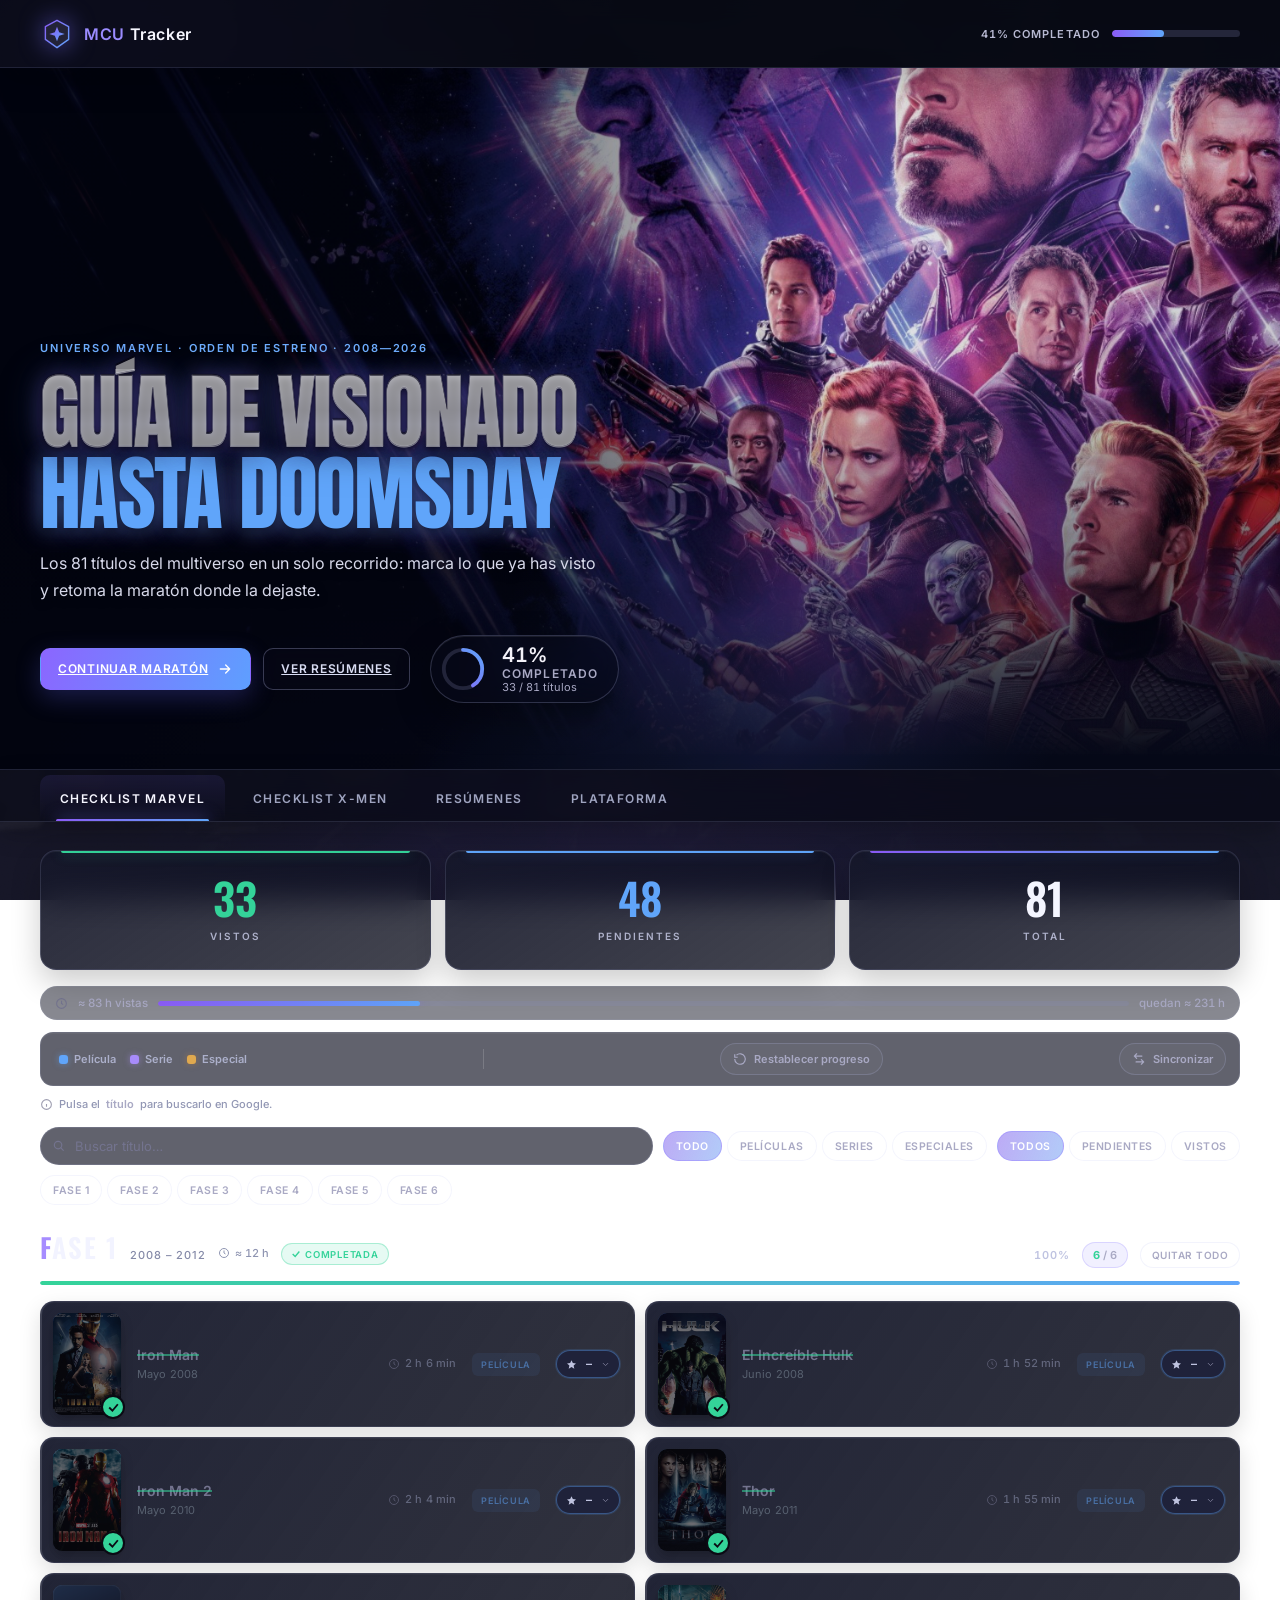
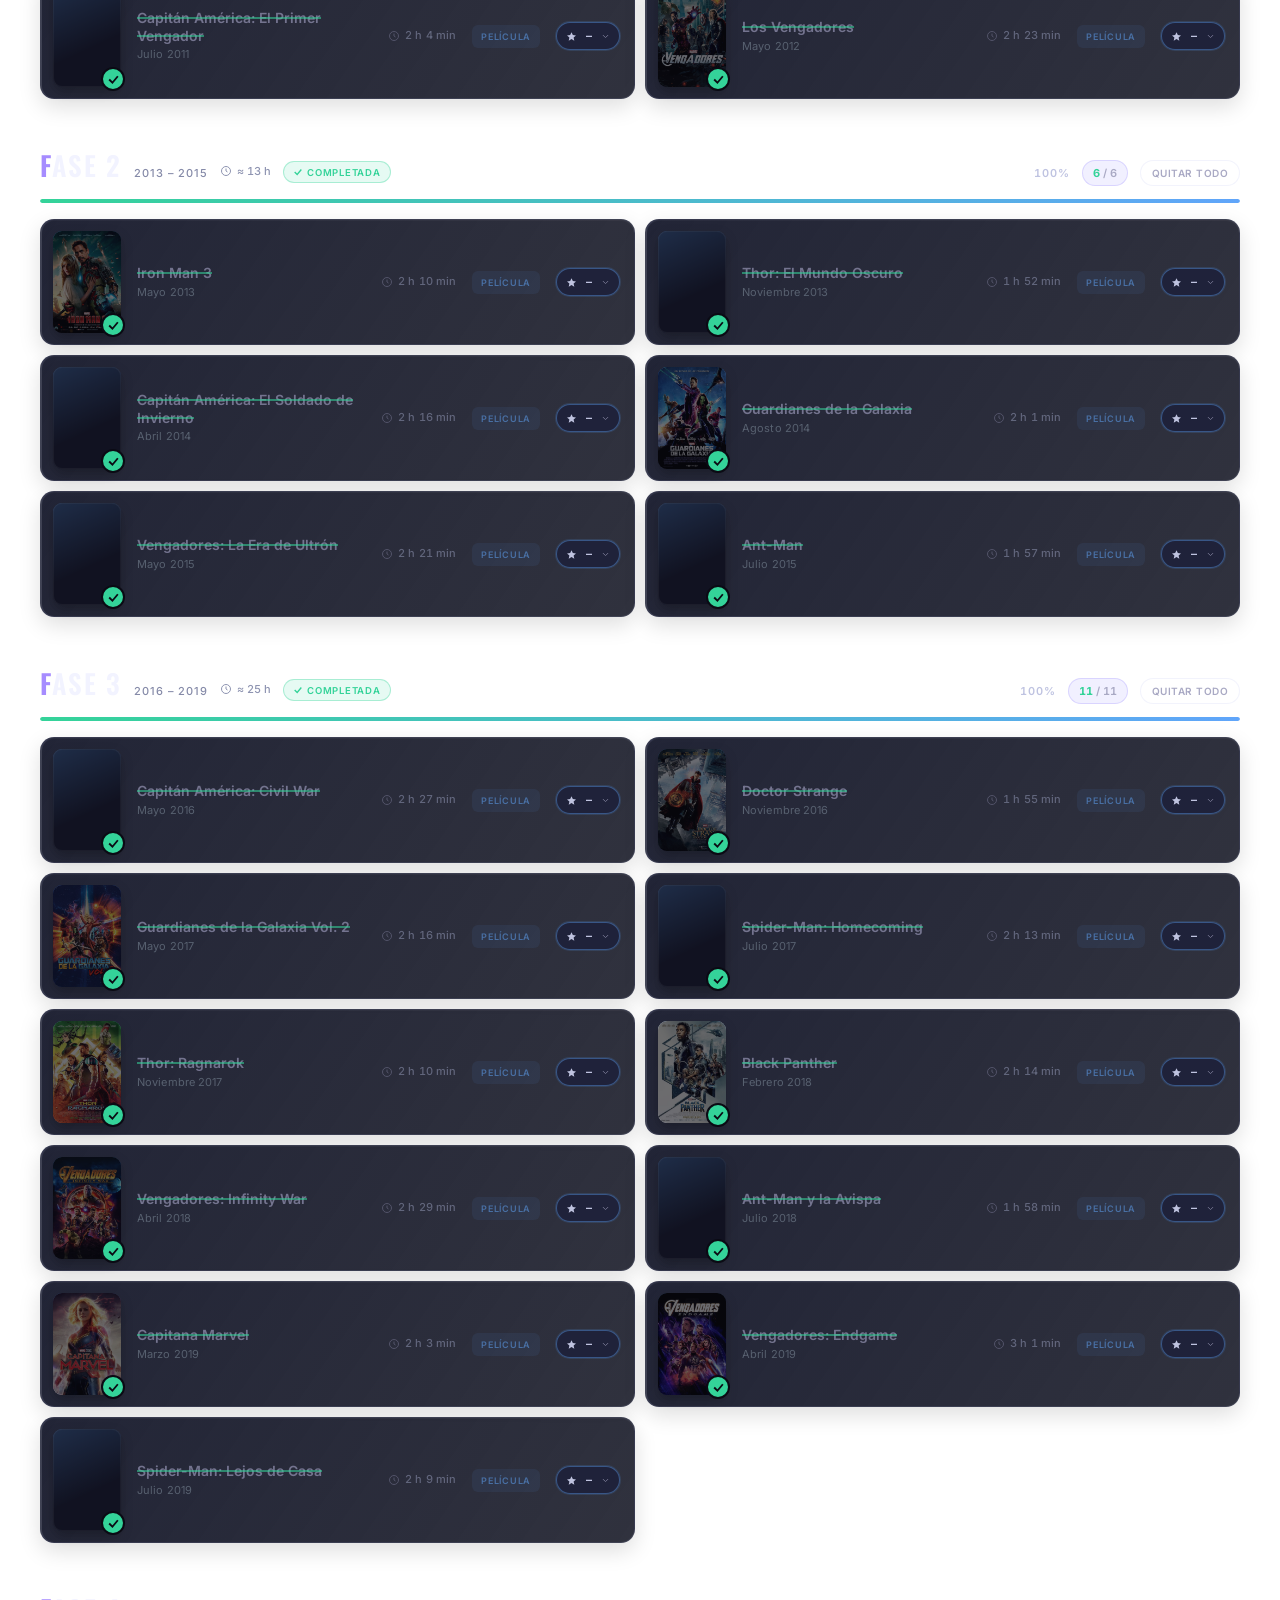
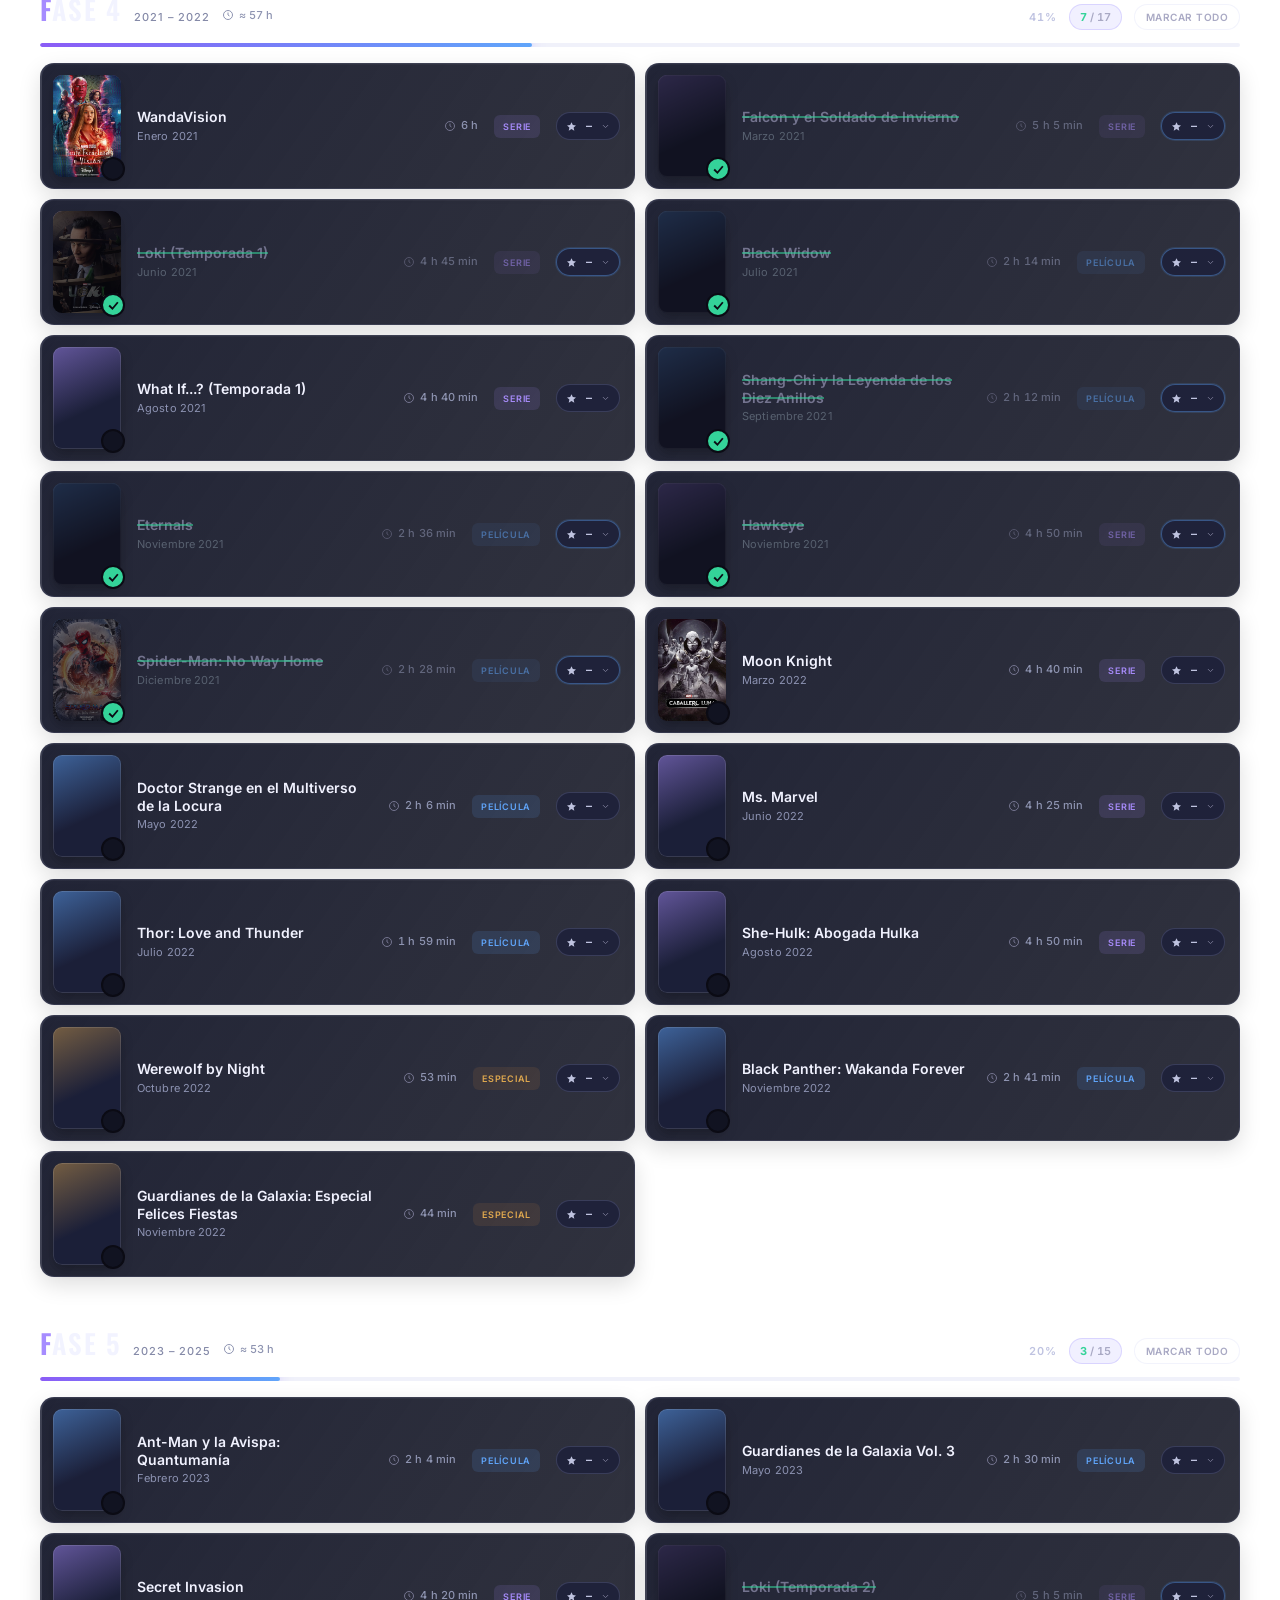
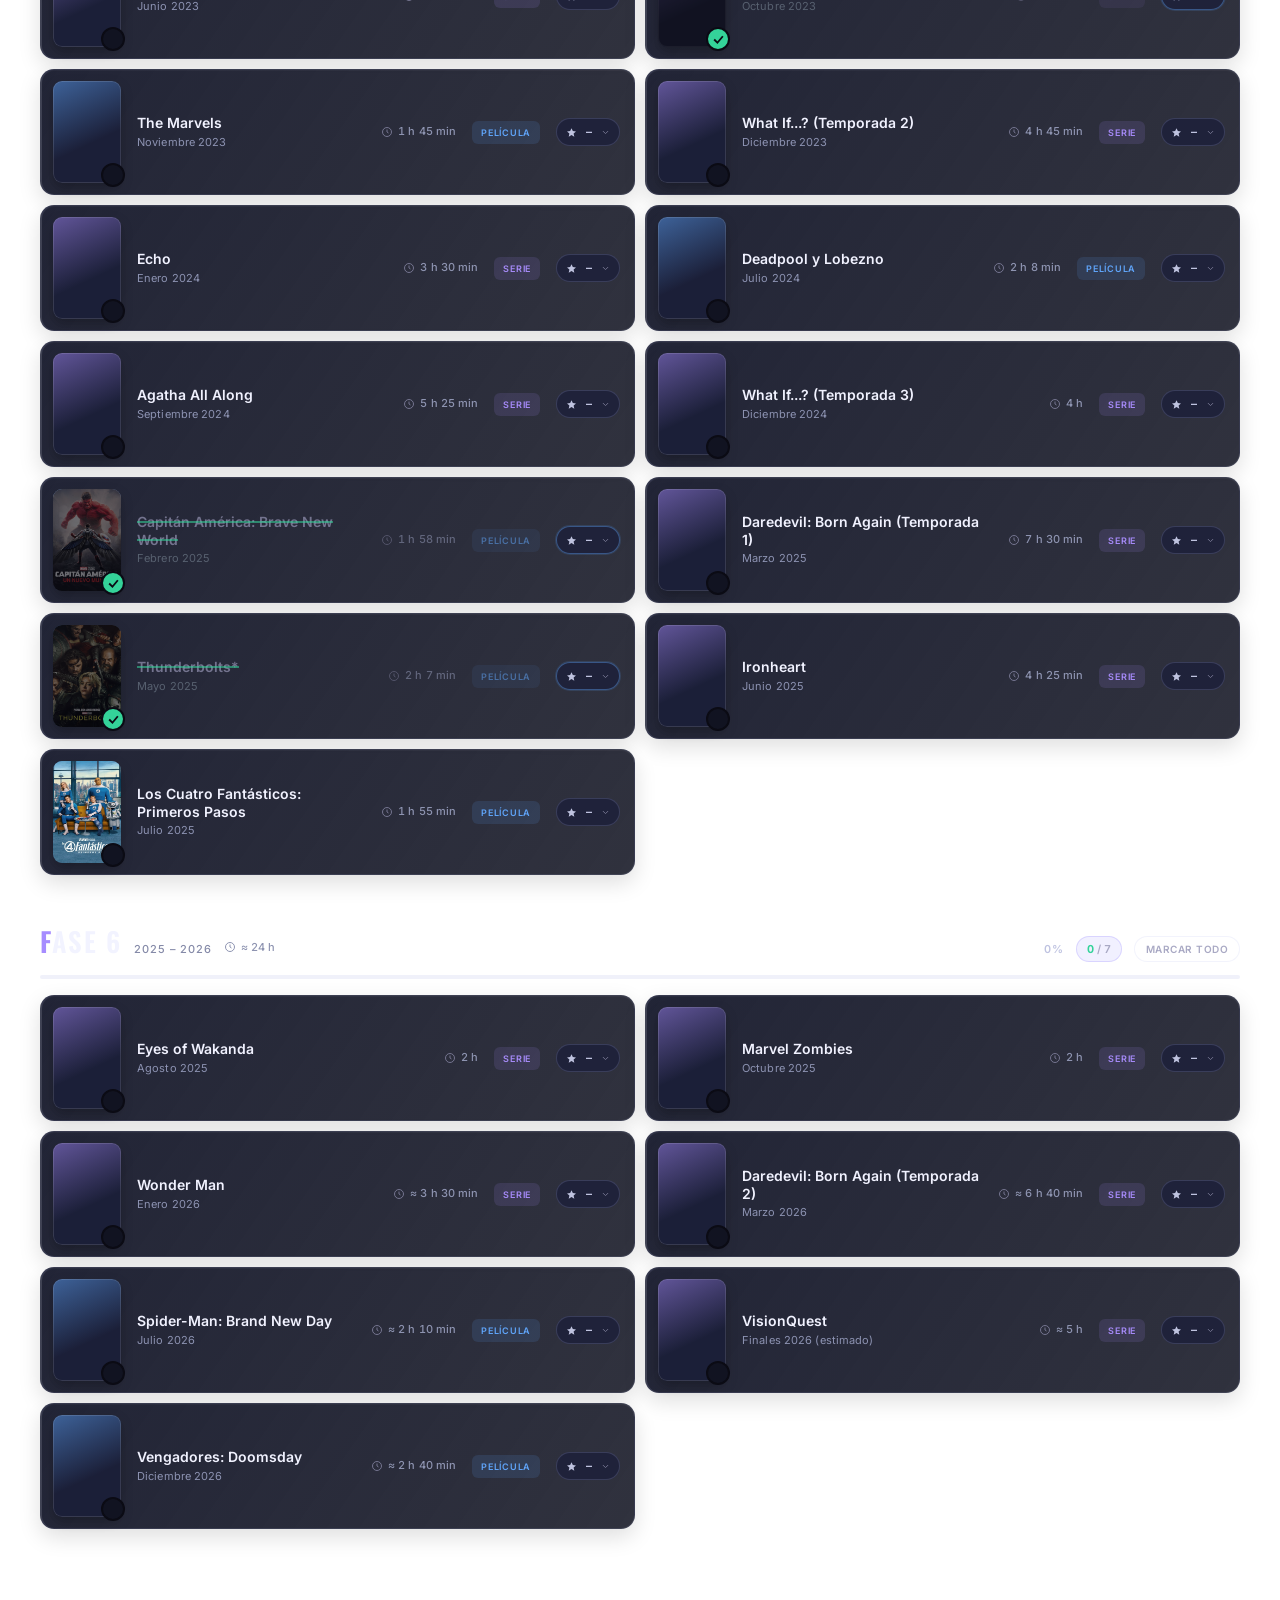
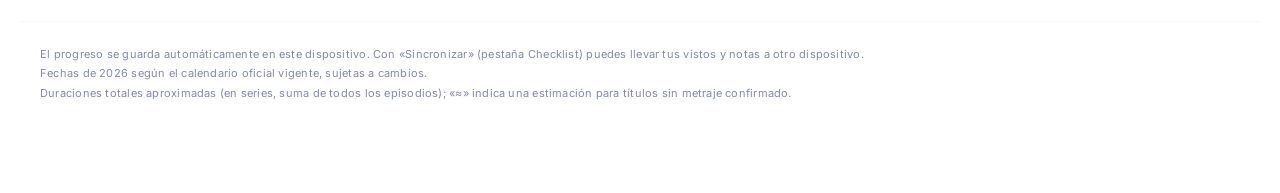
<file: index.html>
<!DOCTYPE html>
<html lang="es">
<head>
<meta charset="UTF-8">
<meta name="viewport" content="width=device-width, initial-scale=1.0, viewport-fit=cover">
<title>MCU Tracker · Checklist del MCU por fases + X-Men</title>
<meta name="description" content="Marca qué películas y series del MCU por fases y de la saga X-Men ya has visto, con duración de cada título y dónde verlo en España.">
<meta name="theme-color" content="#0b0b14">
<link rel="icon" type="image/svg+xml" href="data:image/svg+xml,%3Csvg xmlns='http://www.w3.org/2000/svg' viewBox='0 0 32 32'%3E%3Cdefs%3E%3ClinearGradient id='g' x1='0' y1='0' x2='1' y2='1'%3E%3Cstop offset='0%25' stop-color='%238b5cf6'/%3E%3Cstop offset='100%25' stop-color='%2360a5fa'/%3E%3C/linearGradient%3E%3C/defs%3E%3Cpath d='M16 1.4 L28.4 8.2 V21.8 L16 30.6 L3.6 21.8 V8.2 Z' fill='%230b0b14' stroke='url(%23g)' stroke-width='1.8'/%3E%3Cpath d='M16 8.2 L18.3 14.1 L24.2 16 L18.3 17.9 L16 23.8 L13.7 17.9 L7.8 16 L13.7 14.1 Z' fill='url(%23g)'/%3E%3C/svg%3E">

<!-- Open Graph: og:image usa ruta relativa porque esta página no tiene dominio propio fijo (repo/local); hacerla absoluta al publicar. -->
<meta property="og:type" content="website">
<meta property="og:title" content="MCU Tracker · Checklist del MCU por fases + X-Men">
<meta property="og:description" content="Marca qué películas y series del MCU por fases y de la saga X-Men ya has visto, con duración de cada título y dónde verlo en España.">
<meta property="og:image" content="assets/fondo/endgame-backdrop.jpg">
<meta property="og:locale" content="es_ES">

<meta name="twitter:card" content="summary_large_image">
<meta name="twitter:title" content="MCU Tracker · Checklist del MCU por fases + X-Men">
<meta name="twitter:description" content="Marca qué películas y series del MCU por fases y de la saga X-Men ya has visto, con duración de cada título y dónde verlo en España.">
<meta name="twitter:image" content="assets/fondo/endgame-backdrop.jpg">

<link rel="preconnect" href="https://fonts.googleapis.com">
<link rel="preconnect" href="https://fonts.gstatic.com" crossorigin>
<!-- LCP: imagen del hero pintada por JS como --hero-img (setupHeroBg), fetchpriority en <img> no aplicaría — se precarga aquí (design/PLAN-REDISENO-PRO.md §9) -->
<link rel="preload" as="image" href="assets/fondo/endgame-backdrop.jpg" fetchpriority="high">
<link href="https://fonts.googleapis.com/css2?family=Anton&family=Oswald:wght@500;600&family=Inter:wght@400;500;600&display=swap" rel="stylesheet">
<link rel="stylesheet" href="css/tokens.css">
<link rel="stylesheet" href="css/metal-title.css">
<link rel="stylesheet" href="css/styles.css">
<link rel="stylesheet" href="css/background.css">
</head>
<body>

<div class="bg-fx" aria-hidden="true">
  <div class="bg-fx__photo"></div>
  <div class="bg-fx__glows"></div>
  <div class="bg-fx__grain"></div>
</div>
<div class="poster-wall" id="posterWall" aria-hidden="true"></div>

<div class="topbar">
  <div class="topbar-inner">
    <div class="brand">
      <span class="brand-mark" aria-hidden="true">
        <svg viewBox="0 0 32 32" width="30" height="30" focusable="false">
          <defs>
            <linearGradient id="brandEmblemGrad" x1="0" y1="0" x2="1" y2="1">
              <stop offset="0%" stop-color="#8b5cf6"/>
              <stop offset="100%" stop-color="#60a5fa"/>
            </linearGradient>
          </defs>
          <path d="M16 1.4 L28.4 8.2 V21.8 L16 30.6 L3.6 21.8 V8.2 Z"
                fill="#232338" stroke="url(#brandEmblemGrad)" stroke-width="1.5" stroke-linejoin="round"/>
          <path d="M16 8.2 L18.3 14.1 L24.2 16 L18.3 17.9 L16 23.8 L13.7 17.9 L7.8 16 L13.7 14.1 Z"
                fill="url(#brandEmblemGrad)"/>
        </svg>
      </span>
      <span class="brand-word"><b>MCU</b> Tracker</span>
    </div>
    <div class="topbar-progress">
      <span class="pct" id="pctLabel">0% completado</span>
      <div class="mini-bar"><div class="mini-fill" id="miniFill"></div></div>
    </div>
  </div>
</div>

<section class="hero-cinematic">
  <div class="hero-cinematic__media" id="heroMedia"></div>
  <div class="hero-cinematic__content wrap">
    <p class="hero-eyebrow">Universo Marvel · Orden de estreno · 2008—2026</p>
    <h1 class="hero-title"><span class="metal-title">Guía de visionado</span> <span class="metal-title-accent">hasta Doomsday</span></h1>
    <p class="hero-subtitle">Los 81 títulos del multiverso en un solo recorrido: marca lo que ya has visto y retoma la maratón donde la dejaste.</p>
    <div class="hero-actions">
      <a class="hero-action hero-action--primary" id="heroContinue" href="#checklist"><span id="heroCta">Empezar recorrido</span><svg viewBox="0 0 24 24" width="16" height="16" fill="none" stroke="currentColor" stroke-width="2" aria-hidden="true"><path d="M5 12h13M13 6l6 6-6 6" stroke-linecap="round" stroke-linejoin="round"/></svg></a>
      <a class="hero-action hero-action--ghost" href="#resumenes">Ver resúmenes</a>
      <div class="hero-badge">
        <svg class="hero-badge__ring" viewBox="0 0 48 48" width="46" height="46" aria-hidden="true">
          <circle cx="24" cy="24" r="20" stroke="var(--border)" stroke-width="4" fill="none"/>
          <circle cx="24" cy="24" r="20" stroke="url(#heroRingGrad)" stroke-width="4" fill="none"
                  stroke-linecap="round" stroke-dasharray="125.7" stroke-dashoffset="125.7"
                  transform="rotate(-90 24 24)" id="heroRingProgress"/>
          <defs>
            <linearGradient id="heroRingGrad" x1="0" y1="0" x2="1" y2="1">
              <stop offset="0%" stop-color="var(--brand-purple)"/>
              <stop offset="100%" stop-color="var(--brand-blue)"/>
            </linearGradient>
          </defs>
        </svg>
        <div class="hero-badge__text">
          <span class="hero-badge__pct" id="heroPct">0%</span>
          <span class="hero-badge__label">Completado</span>
          <span class="hero-badge__count" id="heroCount">0 / 0 títulos</span>
        </div>
      </div>
    </div>
  </div>
</section>

<div class="tabs-bar">
  <div class="tabs-inner wrap" role="tablist" aria-label="Secciones">
    <button class="tab active" role="tab" aria-selected="true" aria-controls="panel-checklist" id="tab-checklist" data-tab="checklist" tabindex="0">
      <svg class="tab__icon" viewBox="0 0 24 24" width="22" height="22" fill="none" stroke="currentColor" stroke-width="1.8" aria-hidden="true"><circle cx="12" cy="12" r="9"/><polyline points="8 12.4 10.8 15.2 16 9.2" stroke-linecap="round" stroke-linejoin="round"/></svg>
      <span class="tab__label tab__label--full">Checklist Marvel</span><span class="tab__label tab__label--short">Marvel</span>
    </button>
    <button class="tab" role="tab" aria-selected="false" aria-controls="panel-xmen" id="tab-xmen" data-tab="xmen" tabindex="-1">
      <svg class="tab__icon" viewBox="0 0 24 24" width="22" height="22" fill="none" stroke="currentColor" stroke-width="1.8" aria-hidden="true"><circle cx="12" cy="12" r="9"/><path d="M9.2 8.8 14.8 15.2M14.8 8.8 9.2 15.2" stroke-linecap="round"/></svg>
      <span class="tab__label tab__label--full">Checklist X-Men</span><span class="tab__label tab__label--short">X-Men</span>
    </button>
    <button class="tab" role="tab" aria-selected="false" aria-controls="panel-resumenes" id="tab-resumenes" data-tab="resumenes" tabindex="-1">
      <svg class="tab__icon" viewBox="0 0 24 24" width="22" height="22" fill="none" stroke="currentColor" stroke-width="1.8" aria-hidden="true"><circle cx="12" cy="12" r="9"/><path d="M10.3 8.7 15.6 12 10.3 15.3Z" stroke-linejoin="round"/></svg>
      <span class="tab__label tab__label--full">Resúmenes</span><span class="tab__label tab__label--short">Resúmenes</span>
    </button>
    <button class="tab" role="tab" aria-selected="false" aria-controls="panel-plataforma" id="tab-plataforma" data-tab="plataforma" tabindex="-1">
      <svg class="tab__icon" viewBox="0 0 24 24" width="22" height="22" fill="none" stroke="currentColor" stroke-width="1.8" aria-hidden="true"><circle cx="10.4" cy="10.4" r="6.4"/><path d="m19.4 19.4-4.2-4.2" stroke-linecap="round"/></svg>
      <span class="tab__label tab__label--full">Plataforma</span><span class="tab__label tab__label--short">Plataforma</span>
    </button>
    <!-- HUECO EXTENSIBLE: para añadir otra pestaña, duplicar el patrón de arriba
         (icono .tab__icon + las dos variantes de etiqueta .tab__label +
         botón .tab + panel .tab-panel) y añadir su id a TAB_IDS en el
         script. En móvil (<900px) la bottom nav es un grid de 4 columnas
         fijas (css/styles.css @media max-width:899px) — una 5ª pestaña
         requeriría ajustar grid-template-columns ahí. En escritorio
         .tabs-inner sigue soportando overflow-x. -->
  </div>
</div>

<main class="wrap">

  <section id="panel-checklist" role="tabpanel" aria-labelledby="tab-checklist" class="tab-panel active">
    <div class="stats">
      <div class="stat stat--done"><div class="val g" id="statDone">0</div><div class="lbl">Vistos</div></div>
      <div class="stat stat--left"><div class="val b" id="statLeft">0</div><div class="lbl">Pendientes</div></div>
      <div class="stat stat--total"><div class="val" id="statTotal">0</div><div class="lbl">Total</div></div>
    </div>

    <div class="time-strip" title="Tiempo de metraje visto frente al total del multiverso">
      <svg viewBox="0 0 24 24" width="13" height="13" fill="none" stroke="currentColor" stroke-width="2" aria-hidden="true"><circle cx="12" cy="12" r="9"/><path d="M12 7v5l3 2"/></svg>
      <span id="timeSeen">≈ 0 h vistas</span>
      <div class="time-strip__bar" aria-hidden="true"><div class="time-strip__fill" id="timeFill"></div></div>
      <span id="timeLeft">quedan ≈ 0 h</span>
    </div>

    <div class="toolbar">
      <div class="legend">
        <span class="legend__item"><i class="dot f" aria-hidden="true"></i>Película</span>
        <span class="legend__item"><i class="dot s" aria-hidden="true"></i>Serie</span>
        <span class="legend__item"><i class="dot e" aria-hidden="true"></i>Especial</span>
      </div>
      <span class="toolbar__divider" aria-hidden="true"></span>
      <button class="reset" id="resetBtn" type="button">
        <svg class="reset__icon" viewBox="0 0 24 24" width="14" height="14" fill="none" stroke="currentColor" stroke-width="2" aria-hidden="true">
          <path d="M3 12a9 9 0 1 0 3-6.7M3 4v5h5"/>
        </svg>
        Restablecer progreso
      </button>
      <button class="sync" id="syncBtn" type="button">
        <svg viewBox="0 0 24 24" width="14" height="14" fill="none" stroke="currentColor" stroke-width="2" aria-hidden="true">
          <path d="M8 3 4 7l4 4M4 7h13M16 21l4-4-4-4M20 17H7" stroke-linecap="round" stroke-linejoin="round"/>
        </svg>
        Sincronizar
      </button>
    </div>
    <div class="hint">
      <svg class="hint__icon" viewBox="0 0 24 24" width="13" height="13" fill="none" stroke="currentColor" stroke-width="2" aria-hidden="true">
        <circle cx="12" cy="12" r="9"/><path d="M12 16v-5M12 8h.01"/>
      </svg>
      Pulsa el <b>título</b> para buscarlo en Google.
    </div>

    <div class="filterbar">
      <div class="filterbar__search">
        <svg viewBox="0 0 24 24" width="14" height="14" fill="none" stroke="currentColor" stroke-width="2" aria-hidden="true"><circle cx="10.4" cy="10.4" r="6.4"/><path d="m19.4 19.4-4.2-4.2" stroke-linecap="round"/></svg>
        <input type="search" id="filterSearch" placeholder="Buscar título…" aria-label="Buscar título en el checklist" autocomplete="off" spellcheck="false">
      </div>
      <div class="filterbar__group" role="group" aria-label="Filtrar por tipo">
        <button class="fchip active" data-ftype="all" type="button" aria-pressed="true">Todo</button>
        <button class="fchip" data-ftype="film" type="button" aria-pressed="false">Películas</button>
        <button class="fchip" data-ftype="serie" type="button" aria-pressed="false">Series</button>
        <button class="fchip" data-ftype="especial" type="button" aria-pressed="false">Especiales</button>
      </div>
      <div class="filterbar__group" role="group" aria-label="Filtrar por estado">
        <button class="fchip active" data-festado="all" type="button" aria-pressed="true">Todos</button>
        <button class="fchip" data-festado="pend" type="button" aria-pressed="false">Pendientes</button>
        <button class="fchip" data-festado="visto" type="button" aria-pressed="false">Vistos</button>
      </div>
    </div>

    <nav class="phase-jump" id="phaseJump" aria-label="Ir directamente a una fase"></nav>

    <div id="checklistList"></div>
    <p class="filter-empty" id="filterEmpty" hidden>Ningún título coincide con la búsqueda o los filtros.</p>
  </section>

  <section id="panel-xmen" role="tabpanel" aria-labelledby="tab-xmen" class="tab-panel" hidden>
    <div class="panel-intro">
      <h2>Saga X-Men</h2>
      <p>Todas las películas y series de la saga mutante en orden de estreno. Lo que marques aquí también suma al progreso global.</p>
    </div>
    <div id="xmenList"></div>
  </section>

  <section id="panel-resumenes" role="tabpanel" aria-labelledby="tab-resumenes" class="tab-panel" hidden>
    <div class="panel-intro">
      <h2>Resúmenes en YouTube</h2>
      <p>Toca cualquier póster para abrir su búsqueda de resúmenes en YouTube y ponte al día antes de continuar la maratón. Los títulos que ya has visto llevan la marca verde.</p>
    </div>
    <div class="shelf-filter" role="group" aria-label="Filtrar títulos por estado">
      <button class="fchip active" data-mfilter="all" type="button" aria-pressed="true">Todos</button>
      <button class="fchip" data-mfilter="pend" type="button" aria-pressed="false">Pendientes</button>
      <button class="fchip" data-mfilter="visto" type="button" aria-pressed="false">Vistos</button>
    </div>
    <div class="media-grid" id="resumenesList"></div>
  </section>

  <section id="panel-plataforma" role="tabpanel" aria-labelledby="tab-plataforma" class="tab-panel" hidden>
    <div class="panel-intro">
      <h2>¿Dónde verla?</h2>
      <p>Toca cualquier póster para buscar al instante en qué plataforma está disponible ese título en España.</p>
    </div>
    <div class="shelf-filter" role="group" aria-label="Filtrar títulos por estado">
      <button class="fchip active" data-mfilter="all" type="button" aria-pressed="true">Todos</button>
      <button class="fchip" data-mfilter="pend" type="button" aria-pressed="false">Pendientes</button>
      <button class="fchip" data-mfilter="visto" type="button" aria-pressed="false">Vistos</button>
    </div>
    <div class="media-grid" id="plataformaList"></div>
  </section>

</main>

<footer>
  El progreso se guarda automáticamente en este dispositivo. Con «Sincronizar» (pestaña Checklist) puedes llevar tus vistos y notas a otro dispositivo.<br>
  Fechas de 2026 según el calendario oficial vigente, sujetas a cambios.<br>
  Duraciones totales aproximadas (en series, suma de todos los episodios); «≈» indica una estimación para títulos sin metraje confirmado.
</footer>

<button class="to-top" id="toTop" type="button" aria-label="Volver arriba">
  <svg viewBox="0 0 24 24" width="18" height="18" fill="none" stroke="currentColor" stroke-width="2.2" aria-hidden="true"><path d="M12 19V5M5.5 11.5 12 5l6.5 6.5" stroke-linecap="round" stroke-linejoin="round"/></svg>
</button>

<!-- Sincronizar dispositivos: exportar/importar progreso+notas sin servidor (setupSync en js/app.js) -->
<div class="sync-scrim" id="syncScrim" hidden></div>
<div class="sync-modal" id="syncModal" role="dialog" aria-modal="true" aria-labelledby="syncTitle" hidden>
  <div class="sync-modal__head">
    <h2 id="syncTitle">Sincronizar dispositivos</h2>
    <button class="sync-modal__close" id="syncClose" type="button" aria-label="Cerrar">
      <svg viewBox="0 0 24 24" width="16" height="16" fill="none" stroke="currentColor" stroke-width="2.2" aria-hidden="true"><path d="M6 6l12 12M18 6 6 18" stroke-linecap="round"/></svg>
    </button>
  </div>
  <p class="sync-modal__intro">Tu progreso vive solo en este dispositivo. Copia tu código y pégalo en el tracker del otro dispositivo para llevarte los vistos y las notas.</p>
  <label class="sync-field">
    <span>Tu código</span>
    <textarea id="syncExport" rows="3" readonly spellcheck="false"></textarea>
  </label>
  <button class="sync-action" id="syncCopy" type="button">Copiar código</button>
  <label class="sync-field">
    <span>Pegar un código</span>
    <textarea id="syncImport" rows="3" spellcheck="false" placeholder="Pega aquí el código del otro dispositivo (empieza por MCU1.)"></textarea>
  </label>
  <button class="sync-action sync-action--primary" id="syncApply" type="button">Importar en este dispositivo</button>
  <p class="sync-msg" id="syncMsg" role="status"></p>
</div>

<!-- Orden de carga obligatorio: imágenes → datos → app (ver js/app.js y CLAUDE.md) -->
<script src="js/images-posters.js"></script>
<script src="js/data.js"></script>
<script src="js/app.js"></script>
</body>
</html>
</file>
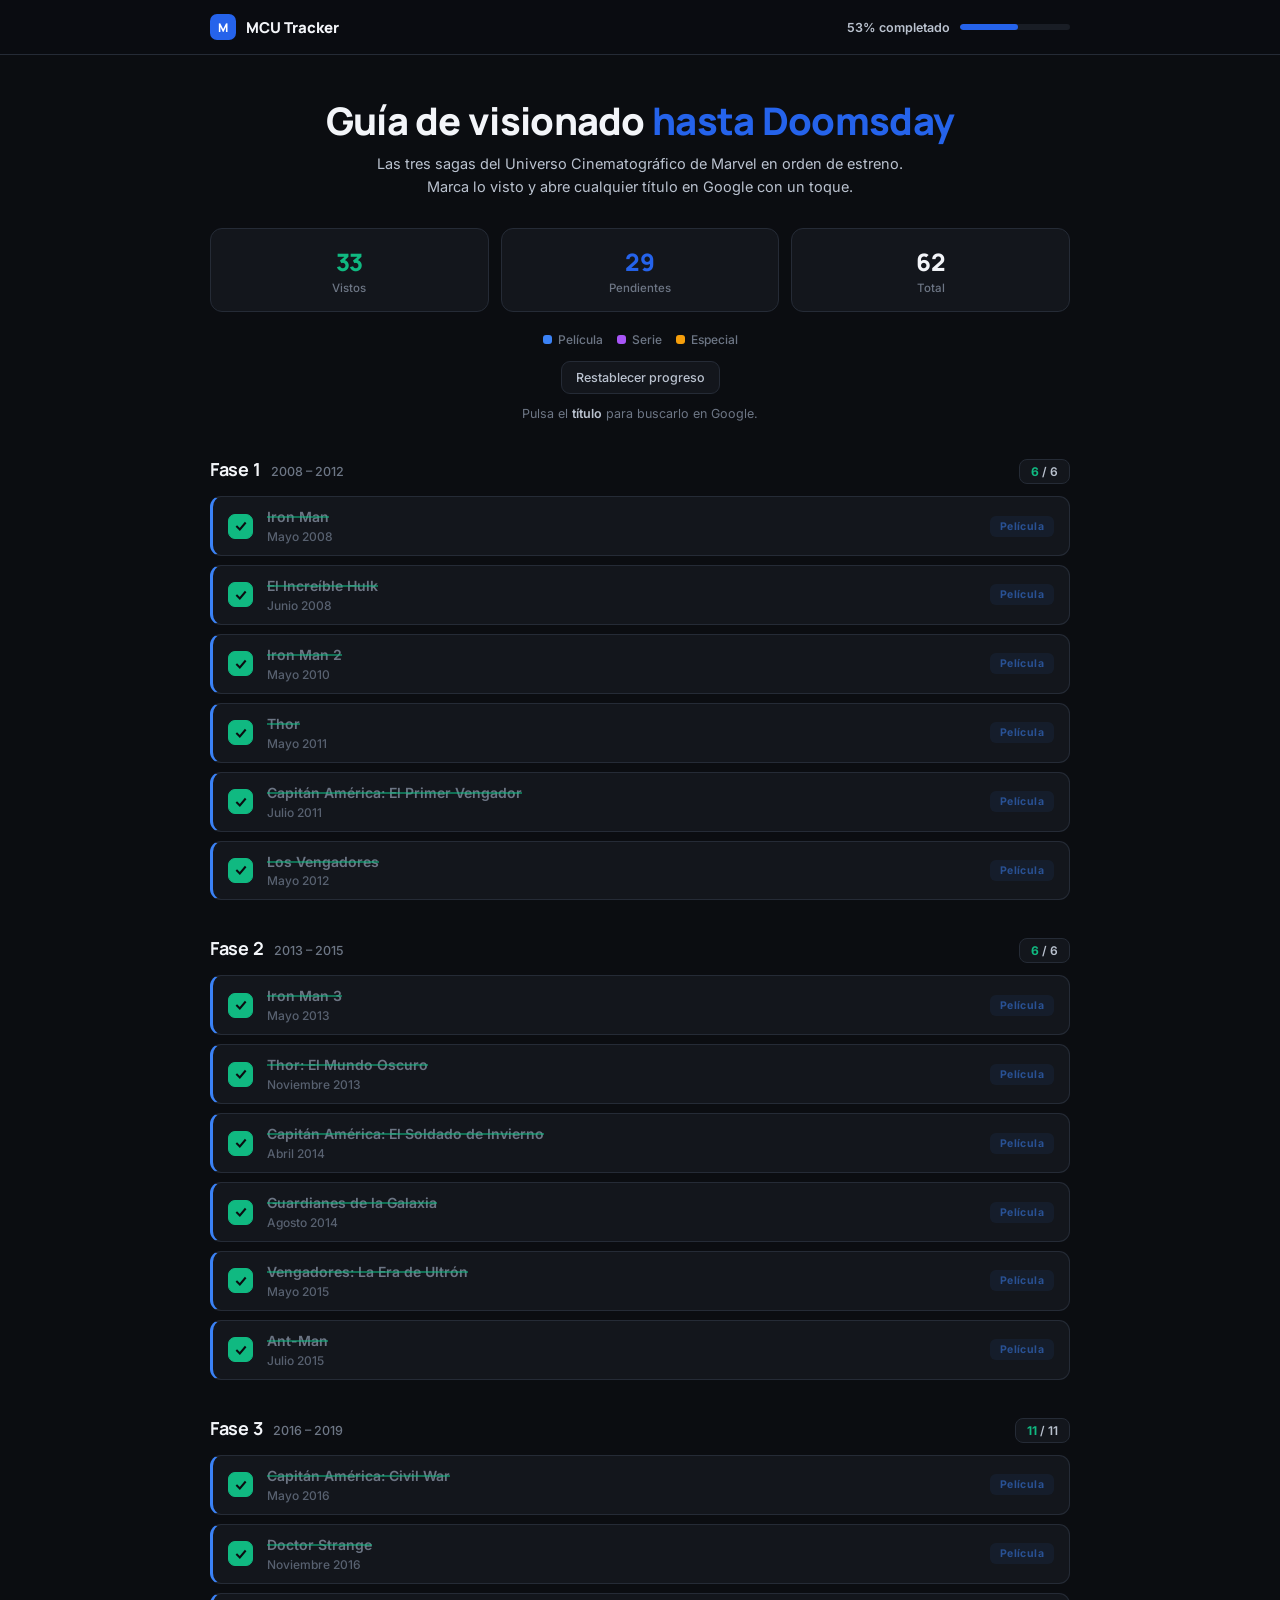
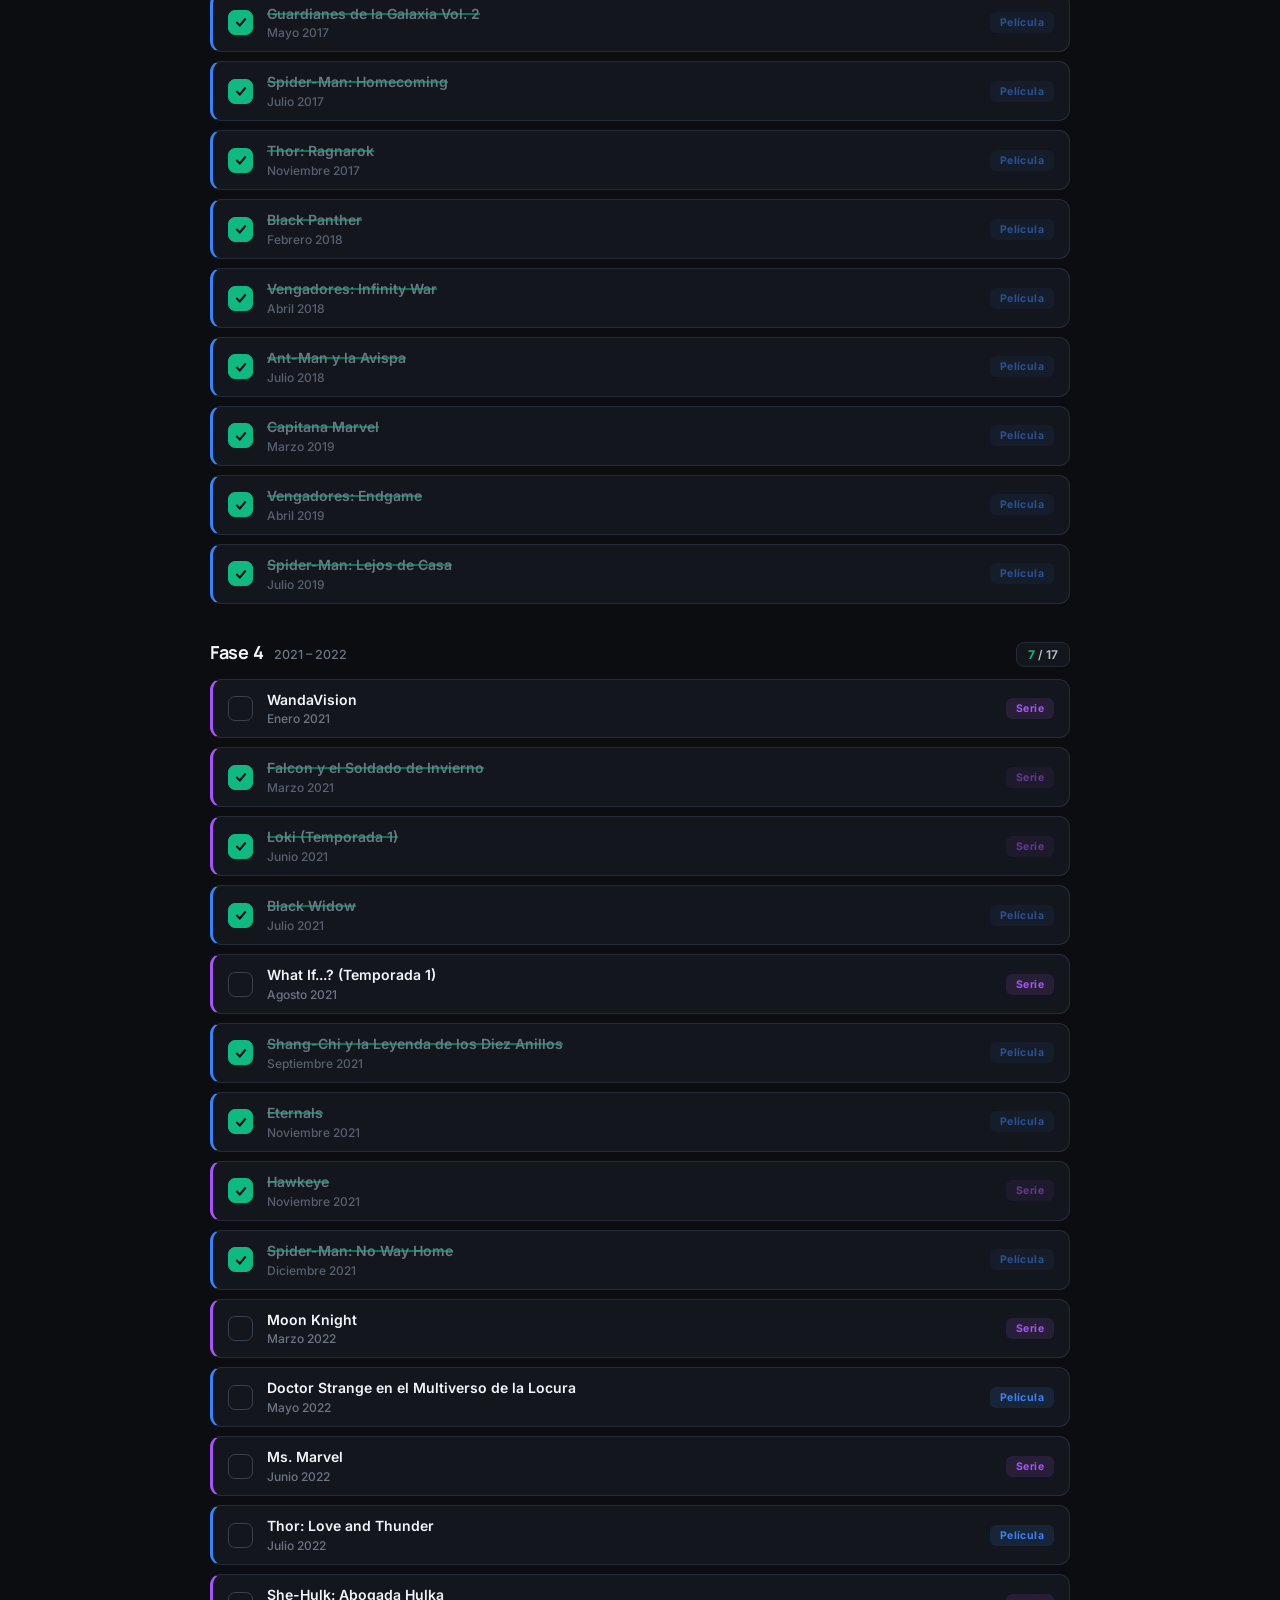
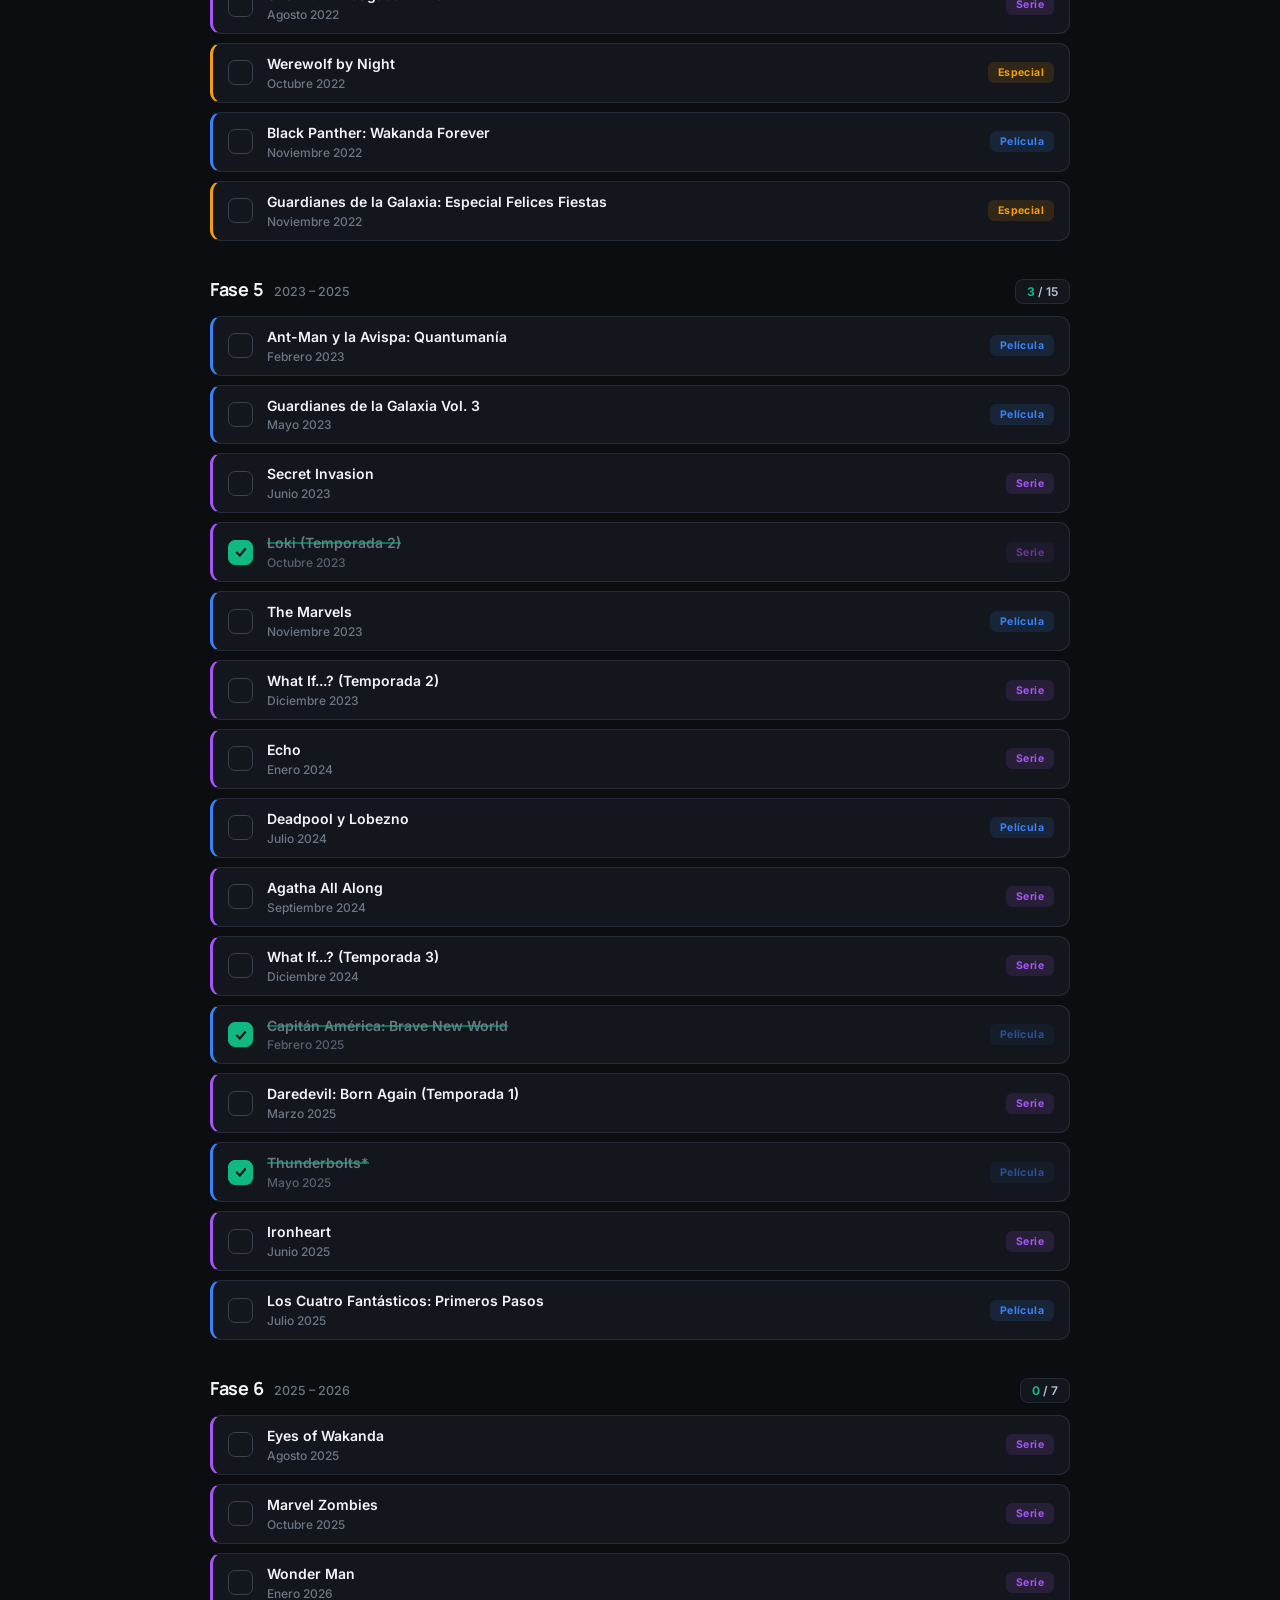
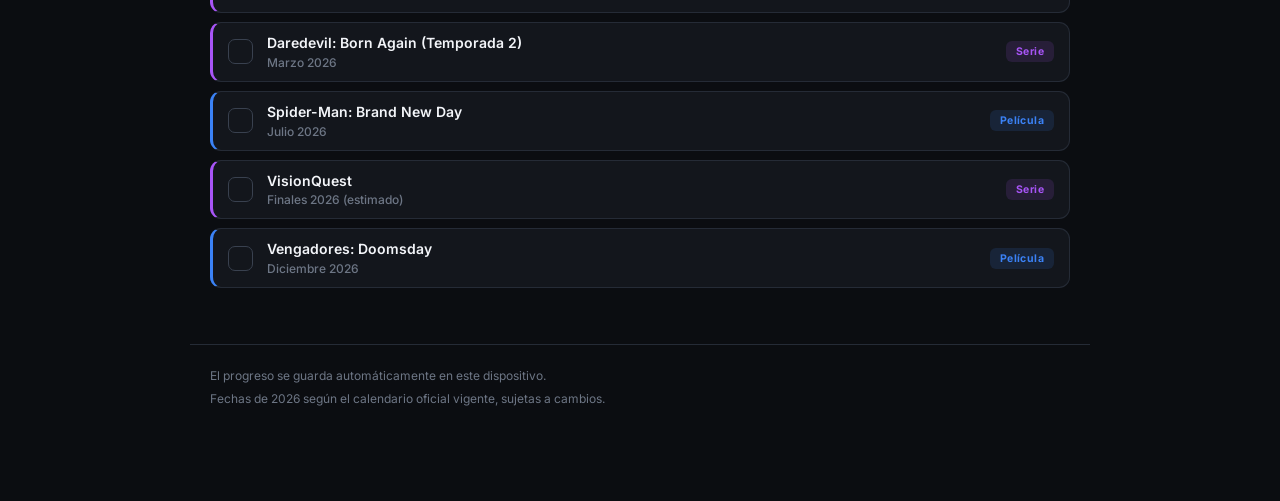
<file: marvel-checklist.html>
<!DOCTYPE html>
<html lang="es">
<head>
<meta charset="UTF-8">
<meta name="viewport" content="width=device-width, initial-scale=1.0">
<title>MCU Tracker · Guía de visionado</title>
<link rel="preconnect" href="https://fonts.googleapis.com">
<link rel="preconnect" href="https://fonts.gstatic.com" crossorigin>
<link href="https://fonts.googleapis.com/css2?family=Inter:wght@400;500;600;700&family=Manrope:wght@700;800&display=swap" rel="stylesheet">
<style>
  :root{
    --bg:#0b0d11;
    --surface:#13161c;
    --surface-2:#191d25;
    --border:#252b36;
    --text:#f3f5f9;
    --text-2:#bac2cf;
    --muted:#6d7685;
    --blue:#2563eb;
    --blue-hover:#4d82f3;
    --done:#10b981;
    --film:#3b82f6;
    --serie:#a855f7;
    --especial:#f59e0b;
  }
  *{box-sizing:border-box;margin:0;padding:0}
  body{
    font-family:'Inter',system-ui,sans-serif;
    background:var(--bg);color:var(--text);
    min-height:100vh;padding:0 0 90px;
    -webkit-font-smoothing:antialiased;
  }

  .topbar{
    border-bottom:1px solid var(--border);
    background:rgba(11,13,17,.94);
    position:sticky;top:0;z-index:10;backdrop-filter:blur(10px);
  }
  .topbar-inner{
    max-width:900px;margin:0 auto;padding:14px 20px;
    display:flex;align-items:center;gap:12px;
  }
  .brand{
    font-family:'Manrope',sans-serif;font-weight:800;font-size:15px;
    display:flex;align-items:center;gap:10px;
  }
  .brand-mark{
    width:26px;height:26px;border-radius:7px;background:var(--blue);
    display:grid;place-items:center;font-size:12px;color:#fff;
  }
  .topbar-progress{margin-left:auto;display:flex;align-items:center;gap:10px}
  .topbar-progress .pct{font-size:12.5px;font-weight:600;color:var(--text-2)}
  .mini-bar{width:110px;height:6px;background:var(--surface-2);border-radius:6px;overflow:hidden}
  .mini-fill{height:100%;width:0;background:var(--blue);border-radius:6px;transition:width .4s ease}

  .hero{max-width:900px;margin:0 auto;padding:44px 20px 4px;text-align:center}
  .hero p{margin-left:auto;margin-right:auto}
  .hero h1{
    font-family:'Manrope',sans-serif;font-weight:800;
    font-size:clamp(26px,4.5vw,38px);letter-spacing:-.7px;line-height:1.15;
  }
  .hero h1 span{color:var(--blue)}
  .hero p{color:var(--text-2);margin-top:9px;font-size:14.5px;max-width:540px;line-height:1.6}

  .wrap{max-width:900px;margin:0 auto;padding:0 20px}

  .stats{display:grid;grid-template-columns:repeat(3,1fr);gap:12px;margin:26px 0 6px}
  .stat{background:var(--surface);border:1px solid var(--border);border-radius:12px;padding:16px 18px;text-align:center}
  .stat .val{font-family:'Manrope',sans-serif;font-weight:800;font-size:24px;letter-spacing:-.5px}
  .stat .val.g{color:var(--done)}
  .stat .val.b{color:var(--blue)}
  .stat .lbl{color:var(--muted);font-size:11.5px;margin-top:3px;font-weight:500}

  .toolbar{
    display:flex;flex-direction:column;align-items:center;gap:14px;
    margin:20px 0 4px;
  }
  .legend{display:flex;align-items:center;justify-content:center;gap:14px;flex-wrap:wrap;color:var(--muted);font-size:12px;font-weight:500}
  .legend span{display:inline-flex;align-items:center;gap:6px}
  .dot{width:9px;height:9px;border-radius:3px}
  .dot.f{background:var(--film)}
  .dot.s{background:var(--serie)}
  .dot.e{background:var(--especial)}
  .reset{
    background:var(--surface);border:1px solid var(--border);color:var(--text-2);
    padding:8px 14px;border-radius:9px;cursor:pointer;font-size:12.5px;font-weight:500;
    font-family:'Inter',sans-serif;transition:.15s;
  }
  .reset:hover{border-color:#3a4250;color:var(--text)}
  .hint{color:var(--muted);font-size:12.5px;margin:12px 0 0;text-align:center}
  .hint b{color:var(--text-2);font-weight:600}

  .phase{margin:36px 0 0}
  .phase-head{display:flex;align-items:baseline;gap:11px;margin-bottom:12px}
  .phase-head h2{font-family:'Manrope',sans-serif;font-weight:700;font-size:18px;letter-spacing:-.3px}
  .phase-head .years{color:var(--muted);font-size:12.5px;font-weight:500}
  .phase-head .count{
    margin-left:auto;font-size:12px;font-weight:600;color:var(--text-2);
    background:var(--surface);border:1px solid var(--border);border-radius:8px;padding:4px 11px;
  }
  .phase-head .count b{color:var(--done)}

  .grid{display:flex;flex-direction:column;gap:9px}

  .item{
    display:flex;align-items:center;gap:14px;
    background:var(--surface);border:1px solid var(--border);border-radius:11px;
    border-left-width:3px;
    padding:11px 15px;transition:.15s;
  }
  .item.type-film{border-left-color:var(--film)}
  .item.type-serie{border-left-color:var(--serie)}
  .item.type-especial{border-left-color:var(--especial)}
  .item:hover{background:var(--surface-2);border-color:#303845}
  .item.type-film:hover{border-left-color:var(--film)}
  .item.type-serie:hover{border-left-color:var(--serie)}
  .item.type-especial:hover{border-left-color:var(--especial)}
  .item.done .title{color:var(--muted);text-decoration:line-through;text-decoration-color:rgba(16,185,129,.55);text-decoration-thickness:1.5px}
  .item.done .date{color:#586170}

  .check{
    width:25px;height:25px;border-radius:7px;border:1.5px solid #39414f;flex-shrink:0;
    display:grid;place-items:center;cursor:pointer;transition:.15s;
  }
  .check:hover{border-color:var(--done)}
  .item.done .check{background:var(--done);border-color:var(--done)}
  .check svg{width:14px;height:14px;stroke:#0b0d11;stroke-width:3.4;fill:none;opacity:0;transition:.15s}
  .item.done .check svg{opacity:1}

  .meta{flex:1;min-width:0;cursor:pointer}
  .title{font-weight:600;font-size:14px;line-height:1.35;transition:.15s}
  .meta:hover .title{color:var(--blue-hover)}
  .date{color:var(--muted);font-size:12px;margin-top:2px;font-weight:500}

  .tag{
    font-size:10.5px;font-weight:700;letter-spacing:.4px;
    padding:4px 10px;border-radius:6px;flex-shrink:0;
  }
  .tag.film{background:rgba(59,130,246,.13);color:var(--film)}
  .tag.serie{background:rgba(168,85,247,.13);color:var(--serie)}
  .tag.especial{background:rgba(245,158,11,.13);color:var(--especial)}
  .item.done .tag{opacity:.55}

  footer{
    max-width:900px;margin:56px auto 0;padding:20px 20px 0;
    border-top:1px solid var(--border);
    color:var(--muted);font-size:12px;line-height:1.9;
  }

  @media (max-width:560px){
    .stats{grid-template-columns:repeat(3,1fr);gap:9px}
    .stat{padding:14px 8px}
    .stat .val{font-size:21px}
    .topbar-progress .pct{display:none}
    .item{padding:10px 13px;gap:12px}
  }
  :focus-visible{outline:2px solid var(--blue);outline-offset:2px;border-radius:6px}
  @media (prefers-reduced-motion:reduce){*{transition:none!important}}
</style>
</head>
<body>

<div class="topbar">
  <div class="topbar-inner">
    <div class="brand"><div class="brand-mark">M</div>MCU Tracker</div>
    <div class="topbar-progress">
      <span class="pct" id="pctLabel">0% completado</span>
      <div class="mini-bar"><div class="mini-fill" id="miniFill"></div></div>
    </div>
  </div>
</div>

<div class="hero">
  <h1>Guía de visionado <span>hasta Doomsday</span></h1>
  <p>Las tres sagas del Universo Cinematográfico de Marvel en orden de estreno. Marca lo visto y abre cualquier título en Google con un toque.</p>
</div>

<div class="wrap">
  <div class="stats">
    <div class="stat"><div class="val g" id="statDone">0</div><div class="lbl">Vistos</div></div>
    <div class="stat"><div class="val b" id="statLeft">0</div><div class="lbl">Pendientes</div></div>
    <div class="stat"><div class="val" id="statTotal">0</div><div class="lbl">Total</div></div>
  </div>

  <div class="toolbar">
    <div class="legend">
      <span><i class="dot f"></i>Película</span>
      <span><i class="dot s"></i>Serie</span>
      <span><i class="dot e"></i>Especial</span>
    </div>
    <button class="reset" id="resetBtn">Restablecer progreso</button>
  </div>
  <div class="hint">Pulsa el <b>título</b> para buscarlo en Google.</div>

  <div id="list"></div>
</div>

<footer>
  El progreso se guarda automáticamente en este dispositivo.<br>
  Fechas de 2026 según el calendario oficial vigente, sujetas a cambios.
</footer>

<script>
const DATA=[
 {phase:"Fase 1",years:"2008 – 2012",items:[
  {t:"Iron Man",d:"Mayo 2008",type:"film"},
  {t:"El Increíble Hulk",d:"Junio 2008",type:"film",q:"The Incredible Hulk 2008"},
  {t:"Iron Man 2",d:"Mayo 2010",type:"film"},
  {t:"Thor",d:"Mayo 2011",type:"film",q:"Thor 2011 pelicula"},
  {t:"Capitán América: El Primer Vengador",d:"Julio 2011",type:"film"},
  {t:"Los Vengadores",d:"Mayo 2012",type:"film",q:"The Avengers 2012"},
 ]},
 {phase:"Fase 2",years:"2013 – 2015",items:[
  {t:"Iron Man 3",d:"Mayo 2013",type:"film"},
  {t:"Thor: El Mundo Oscuro",d:"Noviembre 2013",type:"film"},
  {t:"Capitán América: El Soldado de Invierno",d:"Abril 2014",type:"film"},
  {t:"Guardianes de la Galaxia",d:"Agosto 2014",type:"film"},
  {t:"Vengadores: La Era de Ultrón",d:"Mayo 2015",type:"film"},
  {t:"Ant-Man",d:"Julio 2015",type:"film"},
 ]},
 {phase:"Fase 3",years:"2016 – 2019",items:[
  {t:"Capitán América: Civil War",d:"Mayo 2016",type:"film"},
  {t:"Doctor Strange",d:"Noviembre 2016",type:"film"},
  {t:"Guardianes de la Galaxia Vol. 2",d:"Mayo 2017",type:"film"},
  {t:"Spider-Man: Homecoming",d:"Julio 2017",type:"film"},
  {t:"Thor: Ragnarok",d:"Noviembre 2017",type:"film"},
  {t:"Black Panther",d:"Febrero 2018",type:"film"},
  {t:"Vengadores: Infinity War",d:"Abril 2018",type:"film"},
  {t:"Ant-Man y la Avispa",d:"Julio 2018",type:"film"},
  {t:"Capitana Marvel",d:"Marzo 2019",type:"film"},
  {t:"Vengadores: Endgame",d:"Abril 2019",type:"film"},
  {t:"Spider-Man: Lejos de Casa",d:"Julio 2019",type:"film"},
 ]},
 {phase:"Fase 4",years:"2021 – 2022",items:[
  {t:"WandaVision",d:"Enero 2021",type:"serie"},
  {t:"Falcon y el Soldado de Invierno",d:"Marzo 2021",type:"serie"},
  {t:"Loki (Temporada 1)",d:"Junio 2021",type:"serie",q:"Loki serie temporada 1"},
  {t:"Black Widow",d:"Julio 2021",type:"film"},
  {t:"What If...? (Temporada 1)",d:"Agosto 2021",type:"serie",q:"What If Marvel temporada 1"},
  {t:"Shang-Chi y la Leyenda de los Diez Anillos",d:"Septiembre 2021",type:"film"},
  {t:"Eternals",d:"Noviembre 2021",type:"film"},
  {t:"Hawkeye",d:"Noviembre 2021",type:"serie",q:"Hawkeye serie Marvel"},
  {t:"Spider-Man: No Way Home",d:"Diciembre 2021",type:"film"},
  {t:"Moon Knight",d:"Marzo 2022",type:"serie"},
  {t:"Doctor Strange en el Multiverso de la Locura",d:"Mayo 2022",type:"film"},
  {t:"Ms. Marvel",d:"Junio 2022",type:"serie"},
  {t:"Thor: Love and Thunder",d:"Julio 2022",type:"film"},
  {t:"She-Hulk: Abogada Hulka",d:"Agosto 2022",type:"serie"},
  {t:"Werewolf by Night",d:"Octubre 2022",type:"especial"},
  {t:"Black Panther: Wakanda Forever",d:"Noviembre 2022",type:"film"},
  {t:"Guardianes de la Galaxia: Especial Felices Fiestas",d:"Noviembre 2022",type:"especial",q:"Guardians of the Galaxy Holiday Special"},
 ]},
 {phase:"Fase 5",years:"2023 – 2025",items:[
  {t:"Ant-Man y la Avispa: Quantumanía",d:"Febrero 2023",type:"film"},
  {t:"Guardianes de la Galaxia Vol. 3",d:"Mayo 2023",type:"film"},
  {t:"Secret Invasion",d:"Junio 2023",type:"serie",q:"Secret Invasion serie Marvel"},
  {t:"Loki (Temporada 2)",d:"Octubre 2023",type:"serie",q:"Loki temporada 2"},
  {t:"The Marvels",d:"Noviembre 2023",type:"film"},
  {t:"What If...? (Temporada 2)",d:"Diciembre 2023",type:"serie",q:"What If Marvel temporada 2"},
  {t:"Echo",d:"Enero 2024",type:"serie",q:"Echo serie Marvel"},
  {t:"Deadpool y Lobezno",d:"Julio 2024",type:"film",q:"Deadpool Wolverine 2024"},
  {t:"Agatha All Along",d:"Septiembre 2024",type:"serie"},
  {t:"What If...? (Temporada 3)",d:"Diciembre 2024",type:"serie",q:"What If Marvel temporada 3"},
  {t:"Capitán América: Brave New World",d:"Febrero 2025",type:"film"},
  {t:"Daredevil: Born Again (Temporada 1)",d:"Marzo 2025",type:"serie",q:"Daredevil Born Again temporada 1"},
  {t:"Thunderbolts*",d:"Mayo 2025",type:"film",q:"Thunderbolts 2025 pelicula"},
  {t:"Ironheart",d:"Junio 2025",type:"serie",q:"Ironheart serie Marvel"},
  {t:"Los Cuatro Fantásticos: Primeros Pasos",d:"Julio 2025",type:"film",q:"Fantastic Four First Steps"},
 ]},
 {phase:"Fase 6",years:"2025 – 2026",items:[
  {t:"Eyes of Wakanda",d:"Agosto 2025",type:"serie"},
  {t:"Marvel Zombies",d:"Octubre 2025",type:"serie",q:"Marvel Zombies serie 2025"},
  {t:"Wonder Man",d:"Enero 2026",type:"serie",q:"Wonder Man serie Marvel 2026"},
  {t:"Daredevil: Born Again (Temporada 2)",d:"Marzo 2026",type:"serie",q:"Daredevil Born Again temporada 2"},
  {t:"Spider-Man: Brand New Day",d:"Julio 2026",type:"film"},
  {t:"VisionQuest",d:"Finales 2026 (estimado)",type:"serie",q:"VisionQuest serie Marvel"},
  {t:"Vengadores: Doomsday",d:"Diciembre 2026",type:"film",q:"Avengers Doomsday 2026"},
 ]},
];

const PRESET_VISTO=[
 "Iron Man","El Increíble Hulk","Iron Man 2","Thor","Capitán América: El Primer Vengador","Los Vengadores",
 "Iron Man 3","Thor: El Mundo Oscuro","Capitán América: El Soldado de Invierno","Guardianes de la Galaxia","Vengadores: La Era de Ultrón","Ant-Man",
 "Capitán América: Civil War","Doctor Strange","Guardianes de la Galaxia Vol. 2","Spider-Man: Homecoming","Thor: Ragnarok","Black Panther","Vengadores: Infinity War","Ant-Man y la Avispa","Capitana Marvel","Vengadores: Endgame","Spider-Man: Lejos de Casa",
 "Falcon y el Soldado de Invierno","Loki (Temporada 1)","Loki (Temporada 2)","Hawkeye","Eternals","Shang-Chi y la Leyenda de los Diez Anillos","Spider-Man: No Way Home","Black Widow","Thunderbolts*","Capitán América: Brave New World"
];

const KEY="mcu_checklist_v3";
const TICK='<svg viewBox="0 0 24 24"><polyline points="4 12 10 18 20 6"/></svg>';
let state={};

function googleUrl(it){return 'https://www.google.com/search?q='+encodeURIComponent(it.q||it.t);}
function load(){
  try{state=JSON.parse(localStorage.getItem(KEY))||{};}catch(e){state={};}
  if(!localStorage.getItem(KEY)){PRESET_VISTO.forEach(t=>state[t]=true);save();}
}
function save(){localStorage.setItem(KEY,JSON.stringify(state));}

function render(){
  const list=document.getElementById('list');list.innerHTML='';
  let total=0,done=0;
  DATA.forEach(ph=>{
    const seen=ph.items.filter(i=>state[i.t]).length;
    total+=ph.items.length;done+=seen;
    const sec=document.createElement('div');sec.className='phase';
    sec.innerHTML=`
      <div class="phase-head">
        <h2>${ph.phase}</h2>
        <span class="years">${ph.years}</span>
        <span class="count"><b>${seen}</b> / ${ph.items.length}</span>
      </div>
      <div class="grid"></div>`;
    const grid=sec.querySelector('.grid');
    ph.items.forEach(it=>{
      const isDone=!!state[it.t];
      const row=document.createElement('div');
      row.className='item type-'+it.type+(isDone?' done':'');
      const label=it.type==='film'?'Película':it.type==='serie'?'Serie':'Especial';
      row.innerHTML=`
        <div class="check" role="checkbox" aria-checked="${isDone}" tabindex="0" title="Marcar como vista">${TICK}</div>
        <div class="meta" title="Buscar en Google">
          <div class="title">${it.t}</div>
          <div class="date">${it.d}</div>
        </div>
        <span class="tag ${it.type}">${label}</span>`;
      const toggle=()=>{state[it.t]=!state[it.t];save();render();};
      const chk=row.querySelector('.check');
      chk.onclick=(e)=>{e.stopPropagation();toggle();};
      chk.onkeydown=(e)=>{if(e.key===' '||e.key==='Enter'){e.preventDefault();toggle();}};
      row.querySelector('.meta').onclick=()=>window.open(googleUrl(it),'_blank');
      grid.appendChild(row);
    });
    list.appendChild(sec);
  });
  const left=total-done;
  const pct=total?Math.round(done/total*100):0;
  document.getElementById('statDone').textContent=done;
  document.getElementById('statLeft').textContent=left;
  document.getElementById('statTotal').textContent=total;
  document.getElementById('pctLabel').textContent=pct+'% completado';
  document.getElementById('miniFill').style.width=pct+'%';
}
document.getElementById('resetBtn').onclick=()=>{if(confirm('¿Restablecer todo el progreso?')){state={};save();render();}};
load();render();
</script>
</body>
</html>
</file>
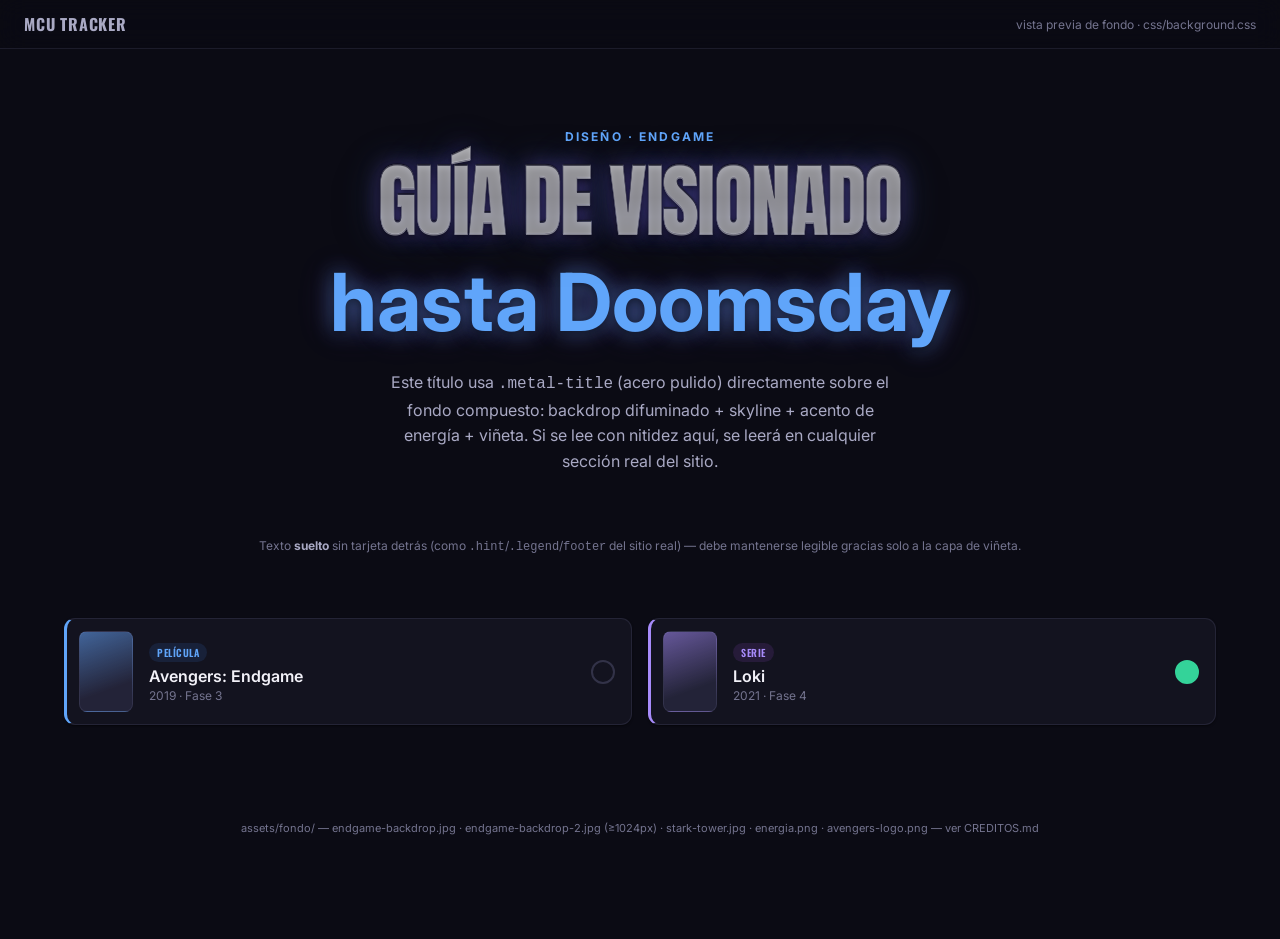
<file: preview-fondo.html>
<!DOCTYPE html>
<html lang="es">
<head>
<meta charset="UTF-8">
<meta name="viewport" content="width=device-width, initial-scale=1.0">
<title>Vista previa — Fondo Endgame (MCU Tracker)</title>

<!--
  VISTA PREVIA AUTÓNOMA — NO forma parte de index.html.
  Sirve solo para revisar en el navegador la composición de
  css/background.css sobre la paleta de css/tokens.css, junto con
  el efecto .metal-title (css/metal-title.css) y un par de tarjetas
  de ejemplo que imitan .item de DISENO-SPEC.md (opacas, con
  --surface/--border) para verificar legibilidad AA por encima
  del fondo nuevo.
-->

<link rel="preconnect" href="https://fonts.googleapis.com">
<link rel="preconnect" href="https://fonts.gstatic.com" crossorigin>
<link href="https://fonts.googleapis.com/css2?family=Anton&family=Oswald:wght@400;500;600;700&family=Inter:wght@400;500;600;700&display=swap" rel="stylesheet">

<link rel="stylesheet" href="css/tokens.css">
<link rel="stylesheet" href="css/metal-title.css">
<link rel="stylesheet" href="css/background.css">

<style>
  /* ── Estilos SOLO de esta vista previa (shell de demo) ──
     No forman parte del sistema de diseño entregable; replican de
     forma mínima el aspecto de .topbar / .item / .stat descritos en
     DISENO-SPEC.md únicamente para poder juzgar el fondo con
     contenido real encima, sin depender de index.html. */

  *,*::before,*::after{ box-sizing:border-box; }
  html{ scroll-behavior:smooth; }
  body{
    margin:0;
    min-height:100vh;
    font-family:var(--font-body);
    color:var(--text);
    background:var(--bg); /* fallback visible si .bg-fx no cargara */
  }

  /* Barra superior mínima — comprueba el "cristal esmerilado" del
     backdrop-filter sobre el fondo nuevo, y el texto "suelto"
     (no dentro de tarjeta) contra el fondo difuminado. */
  .preview-topbar{
    position:sticky; top:0; z-index:20;
    display:flex; align-items:center; justify-content:space-between;
    gap:var(--sp-4);
    padding:var(--sp-3) var(--sp-6);
    background:rgba(10,10,19,.72);
    backdrop-filter:blur(14px) saturate(140%);
    -webkit-backdrop-filter:blur(14px) saturate(140%);
    border-bottom:1px solid var(--border);
  }
  .preview-topbar__brand{
    font-family:var(--font-display); font-weight:var(--fw-bold);
    letter-spacing:var(--tracking-wide); text-transform:uppercase;
    font-size:var(--fs-body); color:var(--text-2);
  }
  .preview-topbar__hint{
    font-size:var(--fs-small); color:var(--muted);
  }

  .preview-wrap{
    max-width:var(--container-max);
    margin:0 auto;
    padding:var(--sp-20) var(--sp-6) var(--sp-24);
  }

  .preview-hero{
    text-align:center;
    padding-bottom:var(--sp-16);
  }
  .preview-hero .hero-eyebrow{
    display:block;
    font-family:var(--font-body); font-weight:700;
    font-size:var(--fs-eyebrow); text-transform:uppercase;
    letter-spacing:var(--tracking-widest);
    color:var(--brand-blue-bright);
    margin-bottom:var(--sp-3);
  }
  .preview-hero h1{
    margin:0;
    font-size:var(--fs-hero);
  }
  .preview-hero p{
    max-width:52ch; margin:var(--sp-5) auto 0;
    font-size:var(--fs-hero-sub); color:var(--text-2);
    line-height:1.6;
  }

  /* Sección de "prueba de contraste": texto suelto directamente
     sobre .bg-fx, sin tarjeta ni superficie opaca detrás — es el
     caso más exigente para AA (.hint/.legend/footer del sitio real). */
  .preview-loose-text{
    text-align:center;
    margin:0 0 var(--sp-16);
    font-size:var(--fs-small);
    color:var(--muted);
  }
  .preview-loose-text b{ color:var(--text-2); }

  .preview-cards{
    display:grid;
    grid-template-columns:repeat(auto-fit,minmax(260px,1fr));
    gap:var(--sp-4);
  }

  /* Tarjeta de ejemplo — imita .item de DISENO-SPEC.md: opaca
     (background:var(--surface)), no debe verse afectada por el
     fondo en ningún caso; solo sirve para comprobar que el fondo
     NO resta legibilidad alrededor de ella. */
  .item-demo{
    display:flex; align-items:center; gap:var(--sp-4);
    background:var(--surface);
    border:1px solid var(--border);
    border-left:3px solid var(--type-color, var(--film));
    border-radius:var(--r-lg);
    padding:var(--sp-3) var(--sp-4) var(--sp-3) var(--sp-3);
    box-shadow:var(--shadow-sm);
    transition:border-color var(--dur-fast) var(--ease-smooth),
               transform var(--dur-fast) var(--ease-smooth),
               box-shadow var(--dur-fast) var(--ease-smooth);
  }
  .item-demo:hover{
    border-color:var(--border-hover);
    transform:translateY(-2px);
    box-shadow:var(--shadow-md);
  }
  .item-demo--serie{ --type-color:var(--serie); }
  .item-demo--film{  --type-color:var(--film); }

  .poster-demo{
    flex-shrink:0;
    width:var(--poster-w);
    aspect-ratio:var(--poster-ratio);
    border-radius:var(--r-sm);
    background:
      linear-gradient(160deg, var(--tint, var(--film-tint)), transparent 70%),
      var(--surface-3);
    border:1px solid var(--border);
  }

  .item-demo__body{ flex:1; min-width:0; }
  .tag-demo{
    display:inline-block;
    font-family:var(--font-display); font-weight:var(--fw-semibold);
    font-size:10px; text-transform:uppercase; letter-spacing:var(--tracking-wide);
    padding:2px 8px; border-radius:var(--r-full);
    margin-bottom:4px;
  }
  .tag-demo--film{  color:var(--film);  background:rgba(59,130,246,.12); }
  .tag-demo--serie{ color:var(--serie); background:rgba(168,85,247,.12); }

  .item-demo__title{
    margin:0; font-size:var(--fs-body); font-weight:600; color:var(--text);
    white-space:nowrap; overflow:hidden; text-overflow:ellipsis;
  }
  .item-demo__meta{ margin:2px 0 0; font-size:var(--fs-small); color:var(--muted); }

  .check-demo{
    flex-shrink:0; width:24px; height:24px; border-radius:var(--r-full);
    border:2px solid var(--border-hover);
  }
  .check-demo--done{
    border-color:var(--done); background:var(--done);
  }

  .preview-footer{
    margin-top:var(--sp-24);
    text-align:center;
    font-size:var(--fs-xs);
    color:var(--muted);
  }

  @media (max-width:640px){
    .preview-wrap{ padding:var(--sp-16) var(--sp-4) var(--sp-16); }
  }
</style>
</head>
<body>

  <!-- ============================================================
       .bg-fx — EXACTAMENTE la misma estructura documentada en el
       encabezado de css/background.css, primer hijo de <body>.
       ============================================================ -->
  <div class="bg-fx" aria-hidden="true">
    <div class="bg-fx__base"></div>
    <div class="bg-fx__base-cool"></div>
    <div class="bg-fx__skyline"></div>
    <div class="bg-fx__tint"></div>
    <div class="bg-fx__bolt"></div>
    <div class="bg-fx__mark"></div>
    <div class="bg-fx__vignette"></div>
  </div>

  <div class="preview-topbar">
    <span class="preview-topbar__brand">MCU Tracker</span>
    <span class="preview-topbar__hint">vista previa de fondo · css/background.css</span>
  </div>

  <main class="preview-wrap">

    <section class="preview-hero">
      <span class="hero-eyebrow">Diseño · Endgame</span>
      <h1>
        <span class="metal-title">Guía de visionado</span><br>
        <span class="metal-title-accent">hasta&nbsp;Doomsday</span>
      </h1>
      <p>
        Este título usa <code>.metal-title</code> (acero pulido) directamente
        sobre el fondo compuesto: backdrop difuminado + skyline + acento de
        energía + viñeta. Si se lee con nitidez aquí, se leerá en cualquier
        sección real del sitio.
      </p>
    </section>

    <p class="preview-loose-text">
      Texto <b>suelto</b> sin tarjeta detrás (como <code>.hint</code>/<code>.legend</code>/<code>footer</code>
      del sitio real) — debe mantenerse legible gracias solo a la capa de viñeta.
    </p>

    <section class="preview-cards">
      <article class="item-demo item-demo--film">
        <div class="poster-demo" style="--tint:var(--film-tint)"></div>
        <div class="item-demo__body">
          <span class="tag-demo tag-demo--film">Película</span>
          <h3 class="item-demo__title">Avengers: Endgame</h3>
          <p class="item-demo__meta">2019 · Fase 3</p>
        </div>
        <span class="check-demo" aria-hidden="true"></span>
      </article>

      <article class="item-demo item-demo--serie">
        <div class="poster-demo" style="--tint:var(--serie-tint)"></div>
        <div class="item-demo__body">
          <span class="tag-demo tag-demo--serie">Serie</span>
          <h3 class="item-demo__title">Loki</h3>
          <p class="item-demo__meta">2021 · Fase 4</p>
        </div>
        <span class="check-demo check-demo--done" aria-hidden="true"></span>
      </article>
    </section>

    <p class="preview-footer">
      assets/fondo/ — endgame-backdrop.jpg · endgame-backdrop-2.jpg (≥1024px) ·
      stark-tower.jpg · energia.png · avengers-logo.png — ver CREDITOS.md
    </p>

  </main>

</body>
</html>
</file>
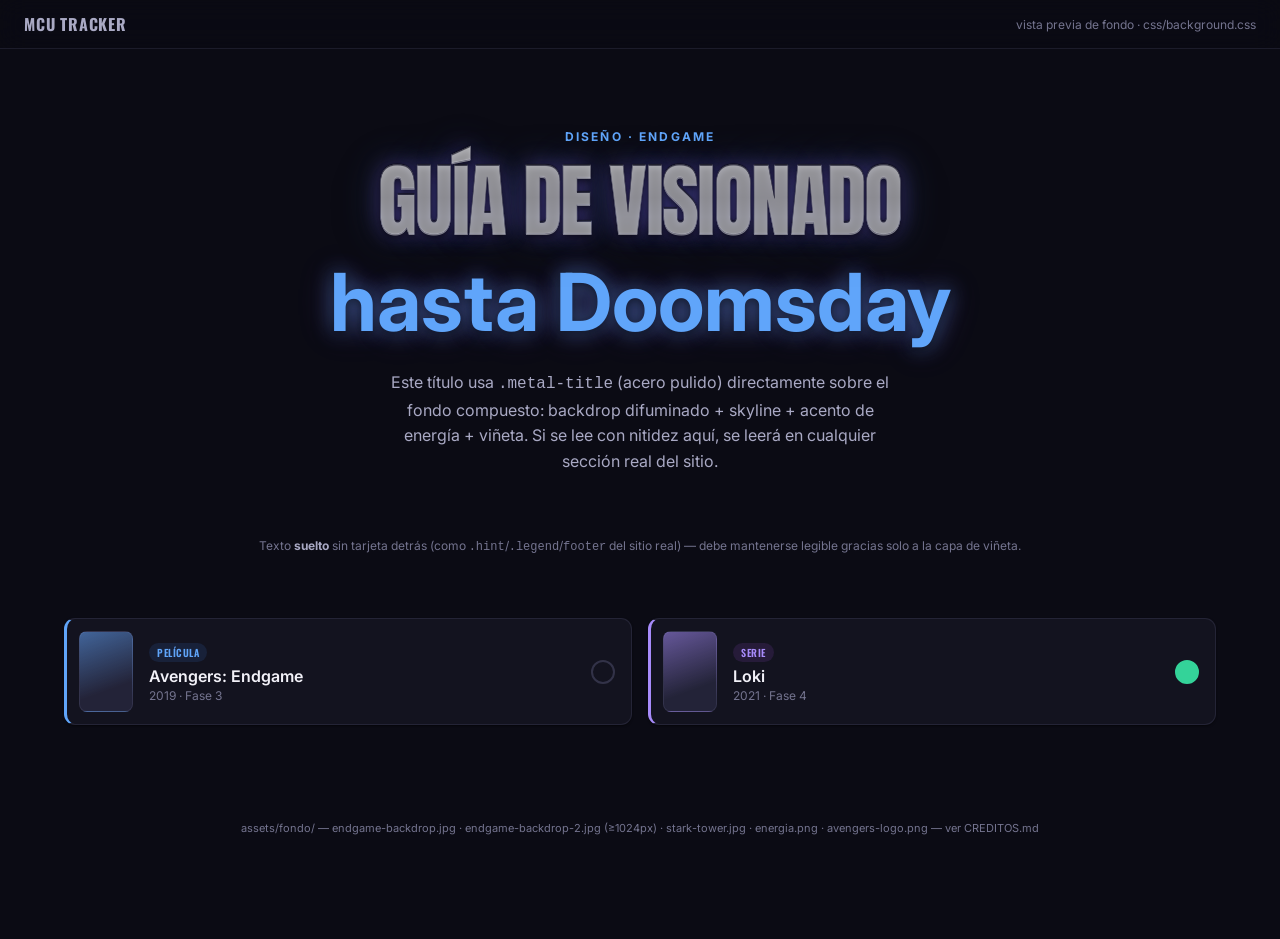
<file: design/preview-fondo.html>
<!DOCTYPE html>
<html lang="es">
<head>
<meta charset="UTF-8">
<meta name="viewport" content="width=device-width, initial-scale=1.0">
<title>Vista previa — Fondo Endgame (MCU Tracker)</title>

<!--
  VISTA PREVIA AUTÓNOMA — NO forma parte de index.html.
  Sirve solo para revisar en el navegador la composición de
  css/background.css sobre la paleta de css/tokens.css, junto con
  el efecto .metal-title (css/metal-title.css) y un par de tarjetas
  de ejemplo que imitan .item de DISENO-SPEC.md (opacas, con
  --surface/--border) para verificar legibilidad AA por encima
  del fondo nuevo.
-->

<link rel="preconnect" href="https://fonts.googleapis.com">
<link rel="preconnect" href="https://fonts.gstatic.com" crossorigin>
<link href="https://fonts.googleapis.com/css2?family=Anton&family=Oswald:wght@400;500;600;700&family=Inter:wght@400;500;600;700&display=swap" rel="stylesheet">

<link rel="stylesheet" href="../css/tokens.css">
<link rel="stylesheet" href="../css/metal-title.css">
<link rel="stylesheet" href="../css/background.css">

<style>
  /* ── Estilos SOLO de esta vista previa (shell de demo) ──
     No forman parte del sistema de diseño entregable; replican de
     forma mínima el aspecto de .topbar / .item / .stat descritos en
     DISENO-SPEC.md únicamente para poder juzgar el fondo con
     contenido real encima, sin depender de index.html. */

  *,*::before,*::after{ box-sizing:border-box; }
  html{ scroll-behavior:smooth; }
  body{
    margin:0;
    min-height:100vh;
    font-family:var(--font-body);
    color:var(--text);
    background:var(--bg); /* fallback visible si .bg-fx no cargara */
  }

  /* Barra superior mínima — comprueba el "cristal esmerilado" del
     backdrop-filter sobre el fondo nuevo, y el texto "suelto"
     (no dentro de tarjeta) contra el fondo difuminado. */
  .preview-topbar{
    position:sticky; top:0; z-index:20;
    display:flex; align-items:center; justify-content:space-between;
    gap:var(--sp-4);
    padding:var(--sp-3) var(--sp-6);
    background:rgba(10,10,19,.72);
    backdrop-filter:blur(14px) saturate(140%);
    -webkit-backdrop-filter:blur(14px) saturate(140%);
    border-bottom:1px solid var(--border);
  }
  .preview-topbar__brand{
    font-family:var(--font-display); font-weight:var(--fw-bold);
    letter-spacing:var(--tracking-wide); text-transform:uppercase;
    font-size:var(--fs-body); color:var(--text-2);
  }
  .preview-topbar__hint{
    font-size:var(--fs-small); color:var(--muted);
  }

  .preview-wrap{
    max-width:var(--container-max);
    margin:0 auto;
    padding:var(--sp-20) var(--sp-6) var(--sp-24);
  }

  .preview-hero{
    text-align:center;
    padding-bottom:var(--sp-16);
  }
  .preview-hero .hero-eyebrow{
    display:block;
    font-family:var(--font-body); font-weight:700;
    font-size:var(--fs-eyebrow); text-transform:uppercase;
    letter-spacing:var(--tracking-widest);
    color:var(--brand-blue-bright);
    margin-bottom:var(--sp-3);
  }
  .preview-hero h1{
    margin:0;
    font-size:var(--fs-hero);
  }
  .preview-hero p{
    max-width:52ch; margin:var(--sp-5) auto 0;
    font-size:var(--fs-hero-sub); color:var(--text-2);
    line-height:1.6;
  }

  /* Sección de "prueba de contraste": texto suelto directamente
     sobre .bg-fx, sin tarjeta ni superficie opaca detrás — es el
     caso más exigente para AA (.hint/.legend/footer del sitio real). */
  .preview-loose-text{
    text-align:center;
    margin:0 0 var(--sp-16);
    font-size:var(--fs-small);
    color:var(--muted);
  }
  .preview-loose-text b{ color:var(--text-2); }

  .preview-cards{
    display:grid;
    grid-template-columns:repeat(auto-fit,minmax(260px,1fr));
    gap:var(--sp-4);
  }

  /* Tarjeta de ejemplo — imita .item de DISENO-SPEC.md: opaca
     (background:var(--surface)), no debe verse afectada por el
     fondo en ningún caso; solo sirve para comprobar que el fondo
     NO resta legibilidad alrededor de ella. */
  .item-demo{
    display:flex; align-items:center; gap:var(--sp-4);
    background:var(--surface);
    border:1px solid var(--border);
    border-left:3px solid var(--type-color, var(--film));
    border-radius:var(--r-lg);
    padding:var(--sp-3) var(--sp-4) var(--sp-3) var(--sp-3);
    box-shadow:var(--shadow-sm);
    transition:border-color var(--dur-fast) var(--ease-smooth),
               transform var(--dur-fast) var(--ease-smooth),
               box-shadow var(--dur-fast) var(--ease-smooth);
  }
  .item-demo:hover{
    border-color:var(--border-hover);
    transform:translateY(-2px);
    box-shadow:var(--shadow-md);
  }
  .item-demo--serie{ --type-color:var(--serie); }
  .item-demo--film{  --type-color:var(--film); }

  .poster-demo{
    flex-shrink:0;
    width:var(--poster-w);
    aspect-ratio:var(--poster-ratio);
    border-radius:var(--r-sm);
    background:
      linear-gradient(160deg, var(--tint, var(--film-tint)), transparent 70%),
      var(--surface-3);
    border:1px solid var(--border);
  }

  .item-demo__body{ flex:1; min-width:0; }
  .tag-demo{
    display:inline-block;
    font-family:var(--font-display); font-weight:var(--fw-semibold);
    font-size:10px; text-transform:uppercase; letter-spacing:var(--tracking-wide);
    padding:2px 8px; border-radius:var(--r-full);
    margin-bottom:4px;
  }
  .tag-demo--film{  color:var(--film);  background:rgba(59,130,246,.12); }
  .tag-demo--serie{ color:var(--serie); background:rgba(168,85,247,.12); }

  .item-demo__title{
    margin:0; font-size:var(--fs-body); font-weight:600; color:var(--text);
    white-space:nowrap; overflow:hidden; text-overflow:ellipsis;
  }
  .item-demo__meta{ margin:2px 0 0; font-size:var(--fs-small); color:var(--muted); }

  .check-demo{
    flex-shrink:0; width:24px; height:24px; border-radius:var(--r-full);
    border:2px solid var(--border-hover);
  }
  .check-demo--done{
    border-color:var(--done); background:var(--done);
  }

  .preview-footer{
    margin-top:var(--sp-24);
    text-align:center;
    font-size:var(--fs-xs);
    color:var(--muted);
  }

  @media (max-width:640px){
    .preview-wrap{ padding:var(--sp-16) var(--sp-4) var(--sp-16); }
  }
</style>
</head>
<body>

  <!-- ============================================================
       .bg-fx — EXACTAMENTE la misma estructura documentada en el
       encabezado de css/background.css, primer hijo de <body>.
       ============================================================ -->
  <div class="bg-fx" aria-hidden="true">
    <div class="bg-fx__base"></div>
    <div class="bg-fx__base-cool"></div>
    <div class="bg-fx__skyline"></div>
    <div class="bg-fx__tint"></div>
    <div class="bg-fx__bolt"></div>
    <div class="bg-fx__mark"></div>
    <div class="bg-fx__vignette"></div>
  </div>

  <div class="preview-topbar">
    <span class="preview-topbar__brand">MCU Tracker</span>
    <span class="preview-topbar__hint">vista previa de fondo · css/background.css</span>
  </div>

  <main class="preview-wrap">

    <section class="preview-hero">
      <span class="hero-eyebrow">Diseño · Endgame</span>
      <h1>
        <span class="metal-title">Guía de visionado</span><br>
        <span class="metal-title-accent">hasta&nbsp;Doomsday</span>
      </h1>
      <p>
        Este título usa <code>.metal-title</code> (acero pulido) directamente
        sobre el fondo compuesto: backdrop difuminado + skyline + acento de
        energía + viñeta. Si se lee con nitidez aquí, se leerá en cualquier
        sección real del sitio.
      </p>
    </section>

    <p class="preview-loose-text">
      Texto <b>suelto</b> sin tarjeta detrás (como <code>.hint</code>/<code>.legend</code>/<code>footer</code>
      del sitio real) — debe mantenerse legible gracias solo a la capa de viñeta.
    </p>

    <section class="preview-cards">
      <article class="item-demo item-demo--film">
        <div class="poster-demo" style="--tint:var(--film-tint)"></div>
        <div class="item-demo__body">
          <span class="tag-demo tag-demo--film">Película</span>
          <h3 class="item-demo__title">Avengers: Endgame</h3>
          <p class="item-demo__meta">2019 · Fase 3</p>
        </div>
        <span class="check-demo" aria-hidden="true"></span>
      </article>

      <article class="item-demo item-demo--serie">
        <div class="poster-demo" style="--tint:var(--serie-tint)"></div>
        <div class="item-demo__body">
          <span class="tag-demo tag-demo--serie">Serie</span>
          <h3 class="item-demo__title">Loki</h3>
          <p class="item-demo__meta">2021 · Fase 4</p>
        </div>
        <span class="check-demo check-demo--done" aria-hidden="true"></span>
      </article>
    </section>

    <p class="preview-footer">
      assets/fondo/ — endgame-backdrop.jpg · endgame-backdrop-2.jpg (≥1024px) ·
      stark-tower.jpg · energia.png · avengers-logo.png — ver CREDITOS.md
    </p>

  </main>

</body>
</html>
</file>
<file: css/tokens.css>
/* ================================================================
   DESIGN SYSTEM — MCU Tracker · "MULTIVERSO" (v3 — Fase 0 tokens)
   Evolución de la paleta "Endgame": mismo lila/azul, con superficies
   escalonadas por luminosidad, acentos aclarados para dark mode
   (violet-400 / blue-400) y semánticos que cumplen AA.

   Fuente de verdad: design/PLAN-REDISENO-PRO.md — §2 (tabla de
   tokens) y §10-§11 (plan de fases y criterios de aceptación).
   Esta es la FASE 0: solo tokens. Los ficheros que consumen estas
   variables (styles.css, background.css, metal-title.css, index.html)
   NO se tocan en esta fase — por eso cada nombre de variable antiguo
   se conserva como alias del nuevo token canónico (ver comentarios
   "alias legacy — migrar en fases 1-4").

   Este fichero NO toca index.html. Es system-ready: se puede
   pegar tal cual dentro de un <style> o enlazar como
   <link rel="stylesheet" href="css/tokens.css">
   ANTES de css/metal-title.css y de cualquier otro CSS del sitio.
   ================================================================ */

/* ── Google Fonts — FASE 2: 5 archivos de peso (§3 del plan) ──
   Anton   → SOLO título hero / .metal-title (trazo grueso, ideal
             lienzo para degradado + bisel; ver metal-title.css)
   Oswald  → display reservado a: h2 de fase/panel-intro y cifras
             de stats (condensada, cinematográfica; ver roles en
             css/styles.css). Tabs, labels, marca y títulos de fila
             pasan a Inter 600 — ver design/PLAN-REDISENO-PRO.md §3.
   Inter   → cuerpo de texto + roles UI (tabs, labels, títulos de
             fila, metadatos)

   <link rel="preconnect" href="https://fonts.googleapis.com">
   <link rel="preconnect" href="https://fonts.gstatic.com" crossorigin>
   <link href="https://fonts.googleapis.com/css2?family=Anton&family=Oswald:wght@500;600&family=Inter:wght@400;500;600&display=swap" rel="stylesheet">
*/

:root{
  /* ================================================
     COLOR — Base / superficies ("espacio profundo")
     Navy-violeta oscuro y neutro (nunca negro puro),
     escalonado por luminosidad para que lila/azul/acero
     destaquen sobre él.
     ================================================ */
  --bg:            #0b0b14;
  --surface-1:     #13131f;  /* tarjetas base (.item, .action-row, .stat, .count) */
  --surface-2:     #1a1a2b;  /* hover de tarjeta, tracks, trigger de nota */
  --surface-3:     #232338;  /* popover, chips activos, elevación modal */
  --border:        rgb(165 165 220 / .12);  /* bordes 1px con alpha, no gris sólido */
  --border-hover:  rgb(165 165 220 / .22);  /* borde en hover/focus */
  --highlight:     rgb(255 255 255 / .05);  /* inset 0 1px 0 — luz cenital superior */
  --text:          #f2f1f8;  /* texto primario, velo lavanda — ~18:1 sobre --bg */
  --text-2:        #a9a9c4;  /* secundario, labels, subtítulos — ~8.1:1 sobre --bg */
  --muted:         #74748f;  /* metadatos/fechas, solo ≥13px — ~4.4:1 sobre --bg */

  /* alias legacy — migrar en fases 1-4 */
  --surface:       var(--surface-1);

  /* ================================================
     COLOR — Semántica de tipo (acentos aclarados,
     se mantiene el verde "visto")
     ================================================ */
  --film:          #60a5fa;   /* azul-400 — ~7.1:1 sobre --bg */
  --serie:         #a78bfa;   /* violet-400 — ~7.6:1 sobre --bg */
  --especial:      #e0a94f;   /* ámbar cálido, NO amarillo puro — ~8.9:1 sobre --bg */
  --done:          #34d399;   /* verde "visto" — ~9.5:1 sobre --bg */

  /* ================================================
     COLOR — Utilidad UI (enlaces, hovers de texto)
     ================================================ */
  /* alias legacy — migrar en fases 1-4 */
  --blue:          var(--accent-2);
  --blue-hover:    var(--accent-2);

  /* ================================================
     COLOR — Acentos de marca "Multiverso" (canónicos)
     Violeta + azul aclarados (violet-400 / blue-400),
     hilo conductor del progreso (barra global, barra de
     fase, tab activo, anillo del hero).
     ================================================ */
  --accent:        #a78bfa;  /* acento texto/interacción (violet-400) — ~7.6:1 */
  --accent-fill:   #8b5cf6;  /* relleno de barras/gradiente (no texto) — 4.7:1 no-texto */
  --accent-2:      #60a5fa;  /* acento secundario + focus (blue-400) — ~7.1:1 */
  --accent-deep:   #4c2889;  /* glows/gradientes profundos, scrims */

  --brand-gradient:      linear-gradient(90deg,  var(--accent-fill) 0%, var(--accent-2) 100%);
  --brand-gradient-diag: linear-gradient(135deg, var(--accent-fill) 0%, var(--accent-2) 100%);

  /* alias legacy — migrar en fases 1-4 */
  --brand-purple:        var(--accent-fill);
  --brand-purple-bright: var(--accent);
  --brand-purple-deep:   var(--accent-deep);

  --brand-blue:          var(--accent-2);
  --brand-blue-bright:   var(--accent-2);
  --brand-blue-deep:     #1b3a8a;  /* sin equivalente "deep" en la tabla nueva (solo violeta tiene --accent-deep); se conserva el valor original del gradiente "profundo" de la nota guardada */

  /* ================================================
     COLOR — Metálico / acero (plata pulida — logo Endgame)
     Escala de grises fríos con leve tinte azul-violeta,
     de sombra profunda a brillo casi blanco. Uso exclusivo
     de .metal-title (ver css/metal-title.css). Se conserva
     intacta; solo se recolorean sus halos rgba en fases 1-4.
     ================================================ */
  --steel-1: #3a3d47;   /* sombra profunda / bisel inferior */
  --steel-2: #6b6f7c;   /* acero medio-oscuro */
  --steel-3: #9ba0ae;   /* acero medio — también color sólido de fallback */
  --steel-4: #cdd1db;   /* acero claro */
  --steel-5: #f5f6fa;   /* brillo casi blanco */
  --steel-sheen: #c9d4ff; /* reflejo frío teñido de azul-violeta (ambiente Endgame) */

  /* ================================================
     Marcas externas controladas (sin cambios de valor —
     son colores de marca reales de terceros, fuera del
     rediseño; siguen siendo AA sobre la nueva base oscura)
     ================================================ */
  --youtube-red:       #d0201a;
  --youtube-red-text:  #ff5a5f;
  --disney-blue:       #113ccf;
  --disney-blue-text:  #5b8def;

  /* ================================================
     Tintes de tipo para placeholders de póster
     (recalculados a partir de los nuevos --film/--serie/--especial)
     ================================================ */
  --film-tint:     rgb(96 165 250 / .5);
  --serie-tint:    rgb(167 139 250 / .5);
  --especial-tint: rgb(224 169 79 / .45);

  /* ================================================
     TIPOGRAFÍA — FASE 2 (design/PLAN-REDISENO-PRO.md §3)
     Escala fluida + roles: Oswald reservado a h2 de fase/panel-intro
     y cifras de stats; tabs/labels/marca/títulos de fila en Inter 600.
     ================================================ */
  --font-hero:    'Anton', sans-serif;              /* SOLO hero / .metal-title grande */
  --font-display: 'Oswald', sans-serif;             /* SOLO h2 fase/panel-intro + cifras de stats */
  --font-body:    'Inter', system-ui, sans-serif;   /* cuerpo + tabs/labels/marca/títulos de fila */

  /* Pesos */
  --fw-regular:  400;
  --fw-medium:   500;
  --fw-semibold: 600;
  --fw-bold:     700;  /* ya no se usa en Oswald/Inter de los componentes — se conserva el token */
  --fw-black:    800;  /* uso conceptual: Anton ya es "black" visualmente con weight:400 */

  /* Tracking (letter-spacing) */
  --tracking-tight:  -.02em;   /* hero-title grande */
  --tracking-normal: 0;
  --tracking-wide:   .05em;    /* marca (.brand), .metal-title--sm */
  --tracking-widest: .18em;    /* legacy — ya no se usa en eyebrow/list-divider (ver --tracking-label) */
  --tracking-label:  .10em;    /* eyebrow / label / tab / stat-lbl / list-divider (Inter 600 uppercase) */

  /* Escala tipográfica fluida (320→1240px) — tabla §3 del plan.
     rem siempre dentro de clamp(); tabular-nums se aplica aparte
     (ver regla compartida en css/styles.css) en toda cifra. */
  --fs-hero:   clamp(2.75rem, 1.5rem + 6vw, 5rem);       /* 44 → 80px — Anton, hero */
  --fs-h2:     clamp(1.5rem, 1.2rem + 1.6vw, 2.25rem);   /* 24 → 36px — Oswald 600, h2 fase/panel */
  --fs-title:  clamp(1.0625rem, 1rem + .4vw, 1.25rem);   /* 17 → 20px — Inter 600, título de fila */
  --fs-body:   1rem;                                      /* 16px fijo — Inter 400, cuerpo */
  --fs-meta:   .8125rem;                                  /* 13px — Inter 400, metadato/fecha */
  --fs-label:  .75rem;                                    /* 12px — Inter 600 uppercase, eyebrow/label/tab */
  --fs-stat:   clamp(1.75rem, 1.3rem + 2.2vw, 2.75rem);   /* 28 → 44px — Oswald 600, cifra de stats */
  --fs-micro:  .6875rem;                                  /* 11px — Inter 400, micro-texto */

  /* alias legacy — mismo valor que su rol nuevo equivalente, para
     que ningún selector existente quede sin resolver tras la Fase 2 */
  --fs-eyebrow:   var(--fs-label);           /* antes .72rem — ahora = rol label/tab */
  --fs-hero-sub:  clamp(.875rem,2vw,1rem);   /* sin rol propio en la tabla §3; se conserva */
  --fs-small:     var(--fs-label);           /* antes .75rem — coincide exacto con --fs-label */
  --fs-xs:        var(--fs-micro);           /* antes .6875rem — coincide exacto con --fs-micro */

  /* ================================================
     ESPACIADO (sin cambios respecto al sistema anterior)
     ================================================ */
  --sp-1:4px; --sp-2:8px; --sp-3:12px; --sp-4:16px; --sp-5:20px; --sp-6:24px;
  --sp-8:32px; --sp-10:40px; --sp-12:48px; --sp-16:64px; --sp-20:80px; --sp-24:96px;

  /* ================================================
     RADIOS (sin cambios)
     ================================================ */
  --r-xs:6px; --r-sm:8px; --r-md:9px; --r-lg:11px; --r-xl:16px; --r-full:9999px;

  /* ================================================
     SOMBRAS / GLOW — una sola fuente de luz (cenital),
     glow unificado de acento reemplazando --glow-purple/--glow-blue
     ================================================ */
  --shadow-sm: 0 1px 2px rgb(0 0 0/.5);
  --shadow-md: 0 1px 2px rgb(0 0 0/.5), 0 8px 24px rgb(0 0 0/.35);
  --shadow-lg: 0 1px 2px rgb(0 0 0/.5), 0 18px 48px -12px rgb(0 0 0/.55);
  --glow-accent: 0 0 20px rgb(139 92 246/.35);

  /* alias legacy — migrar en fases 1-4 */
  --glow-purple: var(--glow-accent);
  --glow-blue:   var(--glow-accent);

  /* ================================================
     MOVIMIENTO (sin cambios)
     ================================================ */
  --ease-smooth: cubic-bezier(.4,0,.2,1);
  --ease-bounce: cubic-bezier(.34,1.56,.64,1);
  --dur-fast:120ms; --dur-normal:200ms; --dur-slow:400ms; --dur-slower:600ms;

  /* ================================================
     LAYOUT
     ================================================ */
  --container-max: 1200px;
  --topbar-h: 56px;
  --poster-w: 54px;
  --poster-w-sm: 46px;
  --poster-ratio: 2/3;

  /* ================================================
     SUPERFICIES DE CRISTAL (glass) — mismo mecanismo;
     solo se recalculan los rgba de fondo al nuevo --bg
     #0b0b14 (rgb(11,11,20)). Bordes/blur/highlight
     (basados en blanco) quedan igual.
     ================================================ */
  --glass-bg:            rgba(11,11,20,.80);
  --glass-bg-strong:     rgba(11,11,20,.88);
  --glass-border:        rgba(255,255,255,.08);
  --glass-border-strong: rgba(255,255,255,.16);
  --glass-blur:          blur(16px) saturate(150%);
  --glass-highlight:     inset 0 1px 0 rgba(255,255,255,.06);

  /* Foco de teclado — acento secundario azul (blue-400),
     ~7.1:1 sobre --bg, cumple holgadamente 3:1 de componentes UI */
  --focus-ring-color: var(--accent-2);
}

/* ============ FOCUS-VISIBLE GLOBAL ============
   Copiar tal cual junto al resto del CSS del sitio: anillo de
   foco de teclado recoloreado al nuevo --accent-2. */
:focus-visible{
  outline: 2px solid var(--focus-ring-color);
  outline-offset: 2px;
  border-radius: var(--r-xs);
}
</file>
<file: css/metal-title.css>
/* ================================================================
   METAL TITLE — efecto "acero pulido" tipo logo de Endgame
   Requiere css/tokens.css cargado antes (usa --steel-*, --brand-*).

   Uso:
   <h1 class="hero-title">
     <span class="metal-title">Guía de visionado</span>
     <span class="metal-title-accent">hasta Doomsday</span>
   </h1>

   - .metal-title       → título grande (hero, ≥ ~2rem / var(--fs-hero)).
                           Degradado de acero + bisel + brillo.
   - .metal-title--sm   → variante plana para tamaños medios
                           (h2 de fase, cabeceras de panel, tabs
                           activos) donde el degradado completo
                           perdería legibilidad.
   - .metal-title-accent→ palabra de énfasis SOBRE el título metálico
                           (color sólido azul eléctrico, NO metálico,
                           para que contraste con el acero — sustituye
                           al antiguo <span> rojo del sistema previo).
   - .metal-title--shine→ modificador opcional que añade un barrido
                           de luz sutil y lento (respeta
                           prefers-reduced-motion).
   ================================================================ */

.metal-title{
  font-family: var(--font-hero);
  font-weight: var(--fw-regular); /* Anton solo tiene 400, ya es "black" visualmente */
  text-transform: uppercase;
  letter-spacing: var(--tracking-tight);
  line-height: 1.05;

  /* Fallback de color sólido: se ve SIEMPRE, incluso si el navegador
     no soporta background-clip:text (queda oculto detrás del relleno
     transparente en navegadores compatibles). */
  color: var(--steel-3);

  /* Degradado de acero: dos bandas de brillo (arriba ~12% y de nuevo
     ~64%) simulan el reflejo doble de una letra biselada/redondeada,
     como en el logotipo cromado de Endgame. */
  background-image: linear-gradient(180deg,
    #ffffff       0%,
    var(--steel-5) 12%,
    var(--steel-4) 30%,
    var(--steel-2) 48%,
    var(--steel-sheen) 64%,
    var(--steel-3) 80%,
    var(--steel-1) 100%
  );
  background-size: 100% 100%;
  background-position: 0 0;
  -webkit-background-clip: text;
  background-clip: text;
  -webkit-text-fill-color: transparent;

  /* Bisel + halo de ambiente lila/azul: el text-shadow se sigue
     pintando aunque el relleno sea transparente (background-clip:text),
     porque usa la máscara del glifo, no el color de relleno. */
  text-shadow:
    0 1px 0    rgba(255,255,255,.5),   /* filo superior iluminado (bisel) */
    0 -1px 1px rgba(0,0,0,.55),        /* filo inferior en sombra (bisel) */
    0 3px 6px  rgba(0,0,0,.55),        /* profundidad / separación del fondo */
    0 0 22px   rgba(139,92,246,.35),   /* halo lila ambiental */
    0 0 38px   rgb(96 165 250 / .25);  /* halo azul ambiental, más amplio */

  /* Borde muy fino para definir el trazo del glifo sobre fondos
     variables (fotografía del hero) — sutil, no compite con el degradado. */
  -webkit-text-stroke: .6px rgba(20,18,38,.5);

  /* Sombra de caída del bloque completo de texto, refuerza que "flota"
     sobre la imagen/fondo del hero. */
  filter: drop-shadow(0 6px 14px rgba(5,4,14,.5));
}

/* Variante plana para tamaños medios (h2 de fase, cabeceras de panel,
   marca del topbar, tab activo): sin degradado completo — un solo
   tono de acero + sombra ligera. El degradado de .metal-title pierde
   legibilidad por debajo de ~1.5rem porque las bandas oscuras del
   gradiente (--steel-1/--steel-2) ocupan demasiada altura de x-height
   relativa al grosor de trazo. */
.metal-title--sm{
  font-family: var(--font-display);
  font-weight: var(--fw-semibold);
  text-transform: uppercase;
  letter-spacing: var(--tracking-wide);
  color: var(--steel-4);
  text-shadow:
    0 1px 0 rgba(255,255,255,.25),
    0 2px 4px rgba(0,0,0,.5),
    0 0 12px rgba(139,92,246,.25);
}

/* Palabra de énfasis sobre un .metal-title: color sólido (no metálico)
   para máximo contraste frente al acero — reemplaza al <span> rojo
   del sistema anterior. */
.metal-title-accent{
  font-family: inherit;
  color: var(--brand-blue-bright);
  text-shadow:
    0 2px 10px rgba(0,0,0,.5),
    0 0 20px rgb(96 165 250 / .5),
    0 0 34px rgba(139,92,246,.3);
}

/* ── Modificador opcional: barrido de luz sutil ──
   Requiere --steel-sheen visible en una banda ancha para que el
   barrido se note; se anima background-position en vertical muy
   lento (8s) para leerse como "reflejo que se mueve", no como parpadeo. */
.metal-title--shine{
  background-size: 100% 260%;
  background-position: 0 0%;
  animation: metalShineSweep 8s ease-in-out infinite;
}
@keyframes metalShineSweep{
  0%,100% { background-position: 0 0%;   }
  50%     { background-position: 0 100%; }
}

/* ── Degradación elegante ──

   1) Navegadores sin soporte de background-clip:text (o
      forced-colors / alto contraste del SO): se cae a color
      sólido + sombra, sin perder legibilidad. */
@supports not ((-webkit-background-clip: text) or (background-clip: text)){
  .metal-title{
    background-image: none;
    -webkit-text-fill-color: unset;
    color: var(--steel-3);
  }
}

/* 2) prefers-contrast:more → se prioriza la legibilidad sobre el
      efecto: relleno sólido claro, sombra reforzada, sin degradado
      ni stroke translúcido. */
@media (prefers-contrast: more){
  .metal-title{
    background-image: none;
    -webkit-text-fill-color: unset;
    color: var(--steel-4);
    -webkit-text-stroke: 0;
    text-shadow: 0 2px 6px rgba(0,0,0,.75);
  }
}

/* 3) forced-colors (modo alto contraste de Windows): se respeta la
      paleta del sistema operativo, sin gradientes ni sombras de color. */
@media (forced-colors: active){
  .metal-title,
  .metal-title--sm,
  .metal-title-accent{
    background: none;
    -webkit-text-fill-color: unset;
    color: CanvasText;
    text-shadow: none;
    -webkit-text-stroke: 0;
    filter: none;
  }
}

/* 4) prefers-reduced-motion → se anula cualquier animación del
      modificador --shine (queda como .metal-title estático). */
@media (prefers-reduced-motion: reduce){
  .metal-title--shine{
    animation: none;
    background-position: 0 0;
  }
}
</file>
<file: css/styles.css>
/* ================================================================
   MCU TRACKER — ESTILOS DE COMPONENTES / LAYOUT
   Extraído del <style> inline de index.html y migrado a la paleta
   "Endgame" (lila/púrpura + azul eléctrico + acero) según la tabla
   de migración de design/DISENO-SISTEMA-ENDGAME.md §6.

   Requiere, en este orden, ANTES de este fichero:
     css/tokens.css       → :root (paleta, tipografía, espaciado...)
     css/metal-title.css  → .metal-title / .metal-title-accent

   El fondo global (.bg-fx) vive en css/background.css — NO se
   duplica aquí. El :root viejo (rojo/dorado) y el bloque .bg-fx
   viejo (CSS-only) del index.html original quedan eliminados por
   completo; ahora los aportan tokens.css y background.css.
   ================================================================ */

*{box-sizing:border-box;margin:0;padding:0}
html{scroll-behavior:smooth}
body{
  font-family:var(--font-body);
  color:var(--text);
  min-height:100vh;padding:0 0 90px;
  -webkit-font-smoothing:antialiased;
  -moz-osx-font-smoothing:grayscale;
  /* body NO define background propio: lo pinta .bg-fx (fixed, z-index:-1);
     --bg queda como color de seguridad ya asignado por .bg-fx mismo. */
}
img{max-width:100%;display:block}

/* ============ TABULAR-NUMS — toda cifra (stats, %, contadores, duración) ============
   font-variant-numeric evita que los dígitos "bailen" de ancho al actualizar
   (fallback font-feature-settings:'tnum' para navegadores más viejos). */
.stat .val,
.topbar-progress .pct,
.phase-pct,
.count,
.hero-badge__pct,
.hero-badge__count,
.duration,
.rating__value{
  font-variant-numeric:tabular-nums;
  font-feature-settings:'tnum';
}

/* ============ TOPBAR ============ */
.topbar{
  border-bottom:1px solid var(--border);
  background:rgba(10,10,19,.94);
  position:sticky;top:0;z-index:11;backdrop-filter:blur(10px);
}
.topbar-inner{
  max-width:var(--container-max);margin:0 auto;padding:14px var(--sp-5);
  display:flex;align-items:center;gap:12px;
}
.brand{
  font-family:var(--font-body);font-weight:var(--fw-semibold);font-size:15px;
  display:flex;align-items:center;gap:10px;
  letter-spacing:var(--tracking-wide);
}
.brand-mark{
  width:30px; height:30px;
  display:grid; place-items:center;
  flex-shrink:0;
  filter:drop-shadow(0 0 5px rgba(139,92,246,.35));
}
.brand-mark svg{ display:block; }
.brand-word b{
  color:var(--brand-blue);
  font-weight:var(--fw-semibold);
}
.topbar-progress{margin-left:auto;display:flex;align-items:center;gap:10px}
.topbar-progress .pct{font-size:12.5px;font-weight:600;color:var(--text-2)}
.mini-bar{width:110px;height:6px;background:var(--surface-2);border-radius:var(--r-full);overflow:hidden}
.mini-fill{
  height:100%;width:0;background:var(--brand-gradient);border-radius:var(--r-full);
  transition:width var(--dur-slower) var(--ease-smooth);
}

/* ============ HERO CINEMATOGRÁFICO ============ */
.hero-cinematic{
  position:relative;
  isolation:isolate;
  min-height:clamp(420px,60vh,620px);
  display:flex;
  align-items:flex-end;
  overflow:hidden;
  background:var(--surface-2); /* fondo de seguridad, nunca visible salvo error extremo */
}
.hero-cinematic__media{
  position:absolute; inset:0; z-index:0;
  background-image:
    linear-gradient(to top,
      #0b0b14 0%,
      rgb(11 11 20 / .6) 40%,
      transparent 75%),
    linear-gradient(90deg, #0b0b14 0%, transparent 50%),
    var(--hero-img, none);
  background-size:cover;
  background-position:center 22%;
  background-repeat:no-repeat;
}
.hero-cinematic__content{
  position:relative; z-index:1;
  padding-bottom:var(--sp-10);
  padding-top:var(--sp-16);
}
.hero-eyebrow{
  font-family:var(--font-body); font-weight:var(--fw-semibold); font-size:var(--fs-label);
  text-transform:uppercase; letter-spacing:var(--tracking-label); color:var(--brand-blue-bright);
  margin-bottom:var(--sp-2);
  text-shadow:0 1px 6px rgba(0,0,0,.6);
}
.hero-title{
  font-family:var(--font-hero); font-weight:var(--fw-regular); font-size:var(--fs-hero);
  text-transform:uppercase; letter-spacing:.01em; line-height:.98; color:var(--text);
  text-shadow:0 3px 20px rgba(0,0,0,.55), 0 1px 4px rgba(0,0,0,.7);
}
/* .metal-title / .metal-title-accent (spans hijos de .hero-title) vienen
   de css/metal-title.css — no se redefinen aquí para no pisar su cascada. */
.hero-subtitle{
  font-size:var(--fs-hero-sub); color:rgba(255,255,255,.86);
  max-width:56ch; margin-top:var(--sp-3); line-height:1.6;
  text-shadow:0 2px 10px rgba(0,0,0,.55);
}
.hero-badge{
  display:inline-flex; align-items:center; gap:var(--sp-4);
  margin-top:var(--sp-6);
  padding:10px 20px 10px 10px;
  background:rgba(20,20,32,.55);
  border:1px solid rgba(255,255,255,.14);
  border-radius:var(--r-full);
  backdrop-filter:blur(14px) saturate(150%);
  -webkit-backdrop-filter:blur(14px) saturate(150%);
  box-shadow:var(--shadow-md);
}
.hero-badge__text{ display:flex; flex-direction:column; line-height:1.15; }
.hero-badge__pct{ font-family:var(--font-body); font-weight:var(--fw-semibold); font-size:19px; color:var(--text); }
.hero-badge__label{ font-size:var(--fs-label); color:var(--text-2); text-transform:uppercase; letter-spacing:var(--tracking-label); font-weight:var(--fw-semibold); }
.hero-badge__count{ font-size:11px; color:var(--text-2); margin-top:1px; } /* <13px: --muted no cumple AA aquí (§9) */
#heroRingProgress{ transition:stroke-dashoffset var(--dur-slower) var(--ease-smooth); }

.wrap{max-width:var(--container-max);margin:0 auto;padding:0 var(--sp-5)}

/* ============ TABS ============ */
.tabs-bar{
  position:sticky; top:var(--topbar-h); z-index:9;
  background:var(--glass-bg-strong);
  backdrop-filter:var(--glass-blur);
  -webkit-backdrop-filter:var(--glass-blur);
  border-bottom:1px solid var(--glass-border);
  box-shadow:var(--glass-highlight);
}
.tabs-inner{
  display:flex; gap:4px;
  overflow-x:auto; scrollbar-width:none;
}
.tabs-inner::-webkit-scrollbar{ display:none; }

.tab{
  position:relative;
  display:inline-flex; align-items:center; gap:8px;
  padding:14px 22px;
  font-family:var(--font-body); font-weight:var(--fw-semibold); font-size:var(--fs-label);
  text-transform:uppercase; letter-spacing:var(--tracking-label);
  color:var(--text-2); white-space:nowrap; cursor:pointer;
  background:none; border:none; border-radius:var(--r-sm) var(--r-sm) 0 0;
  transition:color var(--dur-fast) var(--ease-smooth), background var(--dur-fast) var(--ease-smooth);
}
.tab:focus-visible{
  outline:2px solid var(--brand-blue-bright); outline-offset:-2px; border-radius:var(--r-xs) var(--r-xs) 0 0;
  /* anillo doble capa (§8/§9): también cubre los destinos de la bottom nav
     móvil, sobre cristal/blur variable */
  box-shadow:inset 0 0 0 2px var(--bg), inset 0 0 0 4px var(--accent-2);
}
.tab.active{ color:var(--text); }
.tab.active::after{
  content:""; position:absolute; left:18px; right:18px; bottom:-1px; height:2px;
  border-radius:var(--r-full);
  background:var(--brand-gradient);
  box-shadow:0 0 10px rgba(139,92,246,.55);
}

/* Fallback: cristal sin backdrop-filter / transparencia reducida
   (.hint ya no es una "píldora" de cristal — texto plano, no aplica) */
@supports not (backdrop-filter: blur(1px)){
  .stat, .toolbar, .tabs-bar{ background:var(--surface); }
}
@media (prefers-reduced-transparency: reduce){
  .stat, .toolbar, .tabs-bar{ background:var(--surface); backdrop-filter:none; -webkit-backdrop-filter:none; }
}

.tab-panel{ display:none; }
.tab-panel.active{ display:block; animation:tabFadeIn var(--dur-normal) var(--ease-smooth); }
@keyframes tabFadeIn{ from{ opacity:0; transform:translateY(4px);} to{ opacity:1; transform:none; } }

/* ============ STATS / TOOLBAR ============ */
.stats{
  display:grid; grid-template-columns:repeat(3,1fr); gap:14px;
  margin:24px 0 10px;
}
.stat{
  position:relative; overflow:hidden;
  background:var(--glass-bg);
  border:1px solid var(--glass-border);
  border-radius:var(--r-xl);
  padding:22px 14px 18px;
  text-align:center;
  backdrop-filter:var(--glass-blur);
  -webkit-backdrop-filter:var(--glass-blur);
  box-shadow:var(--shadow-md), var(--glass-highlight);
  transition:transform var(--dur-fast) var(--ease-smooth),
             border-color var(--dur-fast) var(--ease-smooth),
             box-shadow var(--dur-fast) var(--ease-smooth);
}
.stat::before{
  content:""; position:absolute; top:0; left:16px; right:16px; height:3px;
  border-radius:0 0 var(--r-full) var(--r-full);
  background:var(--muted); opacity:.4;
}
.stat--done::before{ background:var(--done); opacity:1; box-shadow:0 0 12px rgb(52 211 153 / .5); }
.stat--left::before{ background:var(--blue-hover); opacity:1; box-shadow:0 0 12px rgb(96 165 250 / .45); }
.stat--total::before{ background:var(--brand-gradient); opacity:1; box-shadow:0 0 12px rgb(96 165 250 / .4); }
.stat .val{font-family:var(--font-display);font-weight:var(--fw-semibold);font-size:var(--fs-stat);letter-spacing:0;line-height:1}
.stat .val.g{color:var(--done)}
.stat .val.b{color:var(--blue-hover)}
.stat .lbl{color:var(--text-2);font-size:var(--fs-label);margin-top:6px;font-weight:var(--fw-semibold);text-transform:uppercase;letter-spacing:var(--tracking-label)}

.toolbar{
  display:flex; align-items:center; justify-content:center; flex-wrap:wrap;
  gap:16px;
  margin:0 0 10px;
  padding:12px 22px;
  background:var(--glass-bg);
  border:1px solid var(--glass-border);
  border-radius:var(--r-full);
  backdrop-filter:var(--glass-blur);
  -webkit-backdrop-filter:var(--glass-blur);
  box-shadow:var(--shadow-sm), var(--glass-highlight);
}
.legend{display:flex;align-items:center;justify-content:center;gap:16px;flex-wrap:wrap}
.legend__item{display:inline-flex;align-items:center;gap:6px;color:var(--text-2);font-size:12px;font-weight:600}
.dot{width:9px;height:9px;border-radius:3px;flex-shrink:0}
.dot.f{background:var(--film);box-shadow:0 0 6px rgb(96 165 250 / .5)}
.dot.s{background:var(--serie);box-shadow:0 0 6px rgb(167 139 250 / .5)}
.dot.e{background:var(--especial);box-shadow:0 0 6px rgba(193,127,62,.5)}
.toolbar__divider{width:1px;height:20px;background:var(--glass-border-strong);flex-shrink:0}
.reset,
.sync{
  display:inline-flex; align-items:center; gap:7px;
  background:rgba(255,255,255,.03);
  border:1px solid var(--border-hover);color:var(--text-2);
  padding:8px 16px;border-radius:var(--r-full);cursor:pointer;font-size:12.5px;font-weight:600;
  font-family:var(--font-body);transition:border-color var(--dur-fast) var(--ease-smooth),color var(--dur-fast) var(--ease-smooth),background var(--dur-fast) var(--ease-smooth);
}
.sync svg{flex-shrink:0;}
.reset__icon{flex-shrink:0;transition:transform var(--dur-slow) var(--ease-smooth)}
.hint{
  display:flex;align-items:center;justify-content:center;gap:6px;
  width:100%;margin:8px 0 0;
  padding:0;
  color:var(--text-2);font-size:11.5px;font-weight:500; /* <13px: --muted no cumple AA aquí (§9) */
  background:none;border:none;border-radius:0;
  backdrop-filter:none;-webkit-backdrop-filter:none;
}
.hint b{color:var(--text-2);font-weight:600}
.hint__icon{flex-shrink:0;color:var(--muted);opacity:.7}

/* ============ FASES / PROGRESO POR FASE ============ */
.phase{margin:48px 0 0}
#checklistList>.phase:first-child,
#xmenList>.phase:first-child{margin-top:28px}
.phase-head{display:flex;align-items:baseline;gap:11px;margin-bottom:10px;flex-wrap:wrap}
.phase-head h2{font-family:var(--font-display);font-weight:var(--fw-semibold);font-size:var(--fs-h2);text-transform:uppercase;line-height:1.1;letter-spacing:.02em}
.phase-head .years{color:var(--text-2);font-size:12.5px;font-weight:500} /* <13px: --muted no cumple AA aquí (§9) */
.phase-pct{margin-left:auto;font-family:var(--font-body);font-weight:var(--fw-semibold);font-size:13px;color:var(--text)}
.count{font-size:12px;font-weight:600;color:var(--text-2);background:var(--surface);border:1px solid var(--border);border-radius:var(--r-xs);padding:4px 11px}
.count b{color:var(--done)}

.phase-progress-track{
  width:100%; height:6px; border-radius:var(--r-full);
  background:var(--surface-2); border:1px solid var(--border);
  overflow:hidden; margin:0 0 20px;
}
.phase-progress-fill{
  height:100%; border-radius:var(--r-full);
  background:var(--brand-gradient);
  width:0%;
  box-shadow:0 0 8px rgba(139,92,246,.4);
  transition:width var(--dur-slower) var(--ease-smooth);
}

.grid{display:flex;flex-direction:column;gap:12px}

/* ============ TARJETA DE TÍTULO ============
   Grid (no flex): el mismo lenguaje de .action-row, y permite
   reordenar visualmente el clúster derecho (duración · tag · nota)
   en móvil sin tocar el HTML — ver @media (max-width:560px). */
.item{
  display:grid;
  grid-template-columns:var(--poster-w) 1fr auto auto auto;
  grid-template-areas:"poster meta duration tag rating";
  align-items:center;
  column-gap:var(--sp-4);
  background:var(--surface);border:1px solid var(--border);border-radius:var(--r-lg);
  border-left:3px solid var(--type-border);
  padding:13px 16px 13px 13px;
  transition:background var(--dur-fast) var(--ease-smooth),
             border-color var(--dur-fast) var(--ease-smooth),
             transform var(--dur-fast) var(--ease-smooth),
             box-shadow var(--dur-fast) var(--ease-smooth);
}
/* Realce de teclado equivalente al hover (§8): la fila en sí no es
   focusable (solo .check/.rating__trigger dentro lo son), así que se
   usa :focus-within para dar el mismo feedback visual al navegar con
   Tab — funciona en cualquier dispositivo, sin depender de hover. */
.item:focus-within{
  background:var(--surface-2); border-color:var(--border-hover);
  transform:translateY(-2px); box-shadow:var(--shadow-sm);
}
.item.done .title{color:var(--muted);text-decoration:line-through;text-decoration-color:rgb(52 211 153 / .55);text-decoration-thickness:1.5px}
.item.done .date{color:#586170}

/* ── Póster (comparte estilos con .action-row) ── */
.poster{
  grid-area:poster;
  position:relative; flex-shrink:0;
  width:var(--poster-w); aspect-ratio:var(--poster-ratio);
  border-radius:var(--r-sm);
  background-image:linear-gradient(155deg, var(--type-tint) 0%, transparent 60%);
  background-color:var(--surface-2);
  box-shadow: inset 0 0 0 1px rgba(255,255,255,.06);
  transition:transform var(--dur-fast) var(--ease-smooth);
}
.poster img{
  position:absolute; inset:0; z-index:0;
  width:100%; height:100%;
  object-fit:cover; object-position:center;
  border-radius:inherit;
  display:block;
}

/* Estado "visto": scrim oscuro sobre el póster (sin afectar al badge del check, que va por encima) */
.item.done .poster::after{
  content:"";
  position:absolute; inset:0; z-index:1;
  background:rgba(10,10,19,.6);
  border-radius:inherit;
  pointer-events:none;
}

/* Checkbox superpuesto en la esquina del póster */
.check{
  position:absolute; right:-4px; bottom:-4px; z-index:2;
  width:24px; height:24px; border-radius:50%;
  background:var(--surface); border:2px solid var(--bg);
  display:grid; place-items:center; cursor:pointer;
  transition:background var(--dur-fast) var(--ease-smooth),
             border-color var(--dur-fast) var(--ease-smooth);
}
.check::before{ content:""; position:absolute; inset:-10px; } /* amplía el área táctil a 44x44 (§9 punto 8) */
.check:focus-visible{
  outline:2px solid var(--brand-blue-bright); outline-offset:2px;
  /* anillo doble capa (§8/§9): el check flota sobre el póster (imagen/colores
     variables), este box-shadow asegura separación+contraste sin depender
     del fondo bajo el control */
  box-shadow:0 0 0 2px var(--bg), 0 0 0 4px var(--accent-2);
}
.item.done .check{ background:var(--done); border-color:var(--bg); }
.check svg{ width:13px; height:13px; stroke:var(--bg); stroke-width:3.4; fill:none; opacity:0; transition:opacity var(--dur-fast); }
.item.done .check svg{ opacity:1; }

/* ── Meta (título + fecha) — sube ligeramente su presencia ── */
.meta{ grid-area:meta; min-width:0; cursor:pointer; }
.title{ font-weight:var(--fw-semibold); font-size:var(--fs-title); line-height:1.25; letter-spacing:0; transition:color var(--dur-fast); }
.date{ color:var(--muted); font-size:var(--fs-meta); line-height:1.4; letter-spacing:.01em; margin-top:3px; font-weight:400; }

/* ── Tag de tipo (discreto: no compite con la nota) ── */
.tag{
  grid-area:tag;
  display:inline-flex; align-items:center; justify-content:center;
  min-height:24px;
  font-size:10.5px; font-weight:var(--fw-semibold); letter-spacing:.4px;
  padding:0 10px; border-radius:var(--r-xs); flex-shrink:0;
}
.tag.film{ background:rgb(96 165 250 / .13); color:var(--film); }
.tag.serie{ background:rgb(167 139 250 / .13); color:var(--serie); }
.tag.especial{ background:rgba(193,127,62,.13); color:var(--especial); }
.item.done .tag{ opacity:.55; }

/* ── Duración total: texto plano y muted, sin competir con tag/nota ── */
.duration{
  grid-area:duration;
  display:inline-flex; align-items:center; gap:5px; flex-shrink:0;
  font-size:var(--fs-meta); line-height:1.4; letter-spacing:.01em; font-weight:500; color:var(--muted);
  white-space:nowrap;
}
.duration svg{ flex-shrink:0; color:var(--muted); }
.item.done .duration{ opacity:.55; }

/* ================================================
   RATING V2 — disparador + popover (rejilla 0–10)
   Paleta Endgame: --brand-purple* / --brand-blue* / --steel-*
   (design/DISENO-RATING-V2.md — tokens --accent-*/--metal-* del
   documento se resuelven aquí directamente sobre los tokens ya
   existentes en css/tokens.css, sin introducir una segunda familia
   de nombres duplicada)
   ================================================ */
.rating{
  grid-area:rating;
  position:relative; /* ancla del popover */
  display:inline-flex; flex-shrink:0;
}

/* ── Disparador (único acento interactivo del clúster derecho) ── */
.rating__trigger{
  appearance:none; -webkit-appearance:none;
  font:inherit; font-family:var(--font-body);
  display:inline-flex; align-items:center; gap:5px;
  min-height:24px;
  padding:0 9px;
  background:var(--surface-2);
  border:1px solid var(--border);
  border-radius:var(--r-full);
  color:var(--steel-3);
  cursor:pointer;
  transition:border-color var(--dur-fast) var(--ease-smooth),
             background var(--dur-fast) var(--ease-smooth),
             box-shadow var(--dur-fast) var(--ease-smooth),
             color var(--dur-fast) var(--ease-smooth);
}
.rating__star{ flex-shrink:0; color:inherit; transition:color var(--dur-fast) var(--ease-smooth), filter var(--dur-fast) var(--ease-smooth); }
.rating__chevron{ flex-shrink:0; color:var(--muted); transition:transform var(--dur-normal) var(--ease-smooth), color var(--dur-fast) var(--ease-smooth); }
.rating__value{
  min-width:14px; text-align:center;
  font-weight:var(--fw-semibold); font-size:12px; line-height:1;
  color:inherit;
}

/* ── Estado: disparador abierto ── */
.rating__trigger[aria-expanded="true"]{
  border-color:var(--brand-blue-bright);
  background:var(--surface-3);
  box-shadow:0 0 0 3px rgb(96 165 250 / .16);
}
.rating__trigger[aria-expanded="true"] .rating__chevron{ transform:rotate(180deg); color:var(--brand-blue-bright); }

/* ── Estado: con nota (0–10 elegido) ── */
.rating[data-rating]:not([data-rating=""]) .rating__trigger{
  background:rgba(139,92,246,.10);
  border-color:rgba(139,92,246,.4);
}
.rating[data-rating]:not([data-rating=""]) .rating__star{
  color:var(--brand-purple);
  filter:drop-shadow(0 0 4px rgba(139,92,246,.5));
}
.rating[data-rating]:not([data-rating=""]) .rating__value{
  background:linear-gradient(180deg, var(--steel-5), var(--brand-purple-bright));
  -webkit-background-clip:text; background-clip:text; color:transparent;
  font-weight:var(--fw-semibold);
}
/* ── Estado: visto (.item.done) pero aún sin nota → invitación sutil a puntuar ── */
.item.done .rating[data-rating=""] .rating__trigger{
  border-color:rgb(96 165 250 / .4);
  box-shadow:0 0 0 1px rgb(96 165 250 / .15);
}
/* Nota: igual que en v1, el chip de nota NO hereda el opacity de .item.done
   — la nota importa más, no menos, una vez el título ya está marcado como visto. */

/* ── Foco de teclado (propio de este componente) ── */
.rating__trigger:focus-visible{
  outline:2px solid var(--brand-blue-bright);
  outline-offset:2px;
}
.rating__popover:focus{ outline:none; }

/* ── Popover ── */
.rating__popover{
  position:absolute; z-index:30;
  right:0; top:calc(100% + 8px);
  width:max-content; max-width:calc(100vw - 16px);
  padding:8px;
  background:linear-gradient(160deg, var(--surface-3) 0%, var(--surface-2) 100%);
  border:1px solid var(--steel-2);
  border-radius:var(--r-lg);
  box-shadow:var(--shadow-lg), 0 0 0 1px rgba(139,92,246,.15), inset 0 1px 0 rgba(255,255,255,.06);
  transform-origin:top right;
  opacity:0; transform:scale(.94) translateY(-4px);
  transition:opacity var(--dur-normal) var(--ease-smooth), transform var(--dur-normal) var(--ease-smooth);
}
.rating__popover.is-open{ opacity:1; transform:scale(1) translateY(0); }
.rating__popover[hidden]{ display:none; } /* refuerzo explícito del atributo hidden */

/* Variante "hacia arriba" — se aplica en JS cuando no cabe debajo */
.rating__popover--up{ top:auto; bottom:calc(100% + 8px); transform-origin:bottom right; }
.rating__popover--up{ transform:scale(.94) translateY(4px); }
.rating__popover--up.is-open{ transform:scale(1) translateY(0); }

/* ── Cabecera contextual (v3): etiqueta + título del ítem ── */
.rating__head{
  display:flex; align-items:baseline; gap:8px;
  margin:0 2px 8px;
  padding-bottom:7px;
  border-bottom:1px solid var(--steel-1);
  min-width:0;
}
.rating__head-label{
  flex-shrink:0;
  font-family:var(--font-body); font-weight:var(--fw-semibold);
  font-size:10px; letter-spacing:.12em; text-transform:uppercase;
  color:var(--brand-purple-bright);
}
.rating__head-title{
  min-width:0;
  font-family:var(--font-body); font-weight:500; font-size:11px;
  color:var(--text-2);
  white-space:nowrap; overflow:hidden; text-overflow:ellipsis;
}

/* ── Escala v3: fila única 0–10 con relleno "medidor" ──
   El DOM mantiene la opción "Sin nota" PRIMERA (índice 0 del listbox,
   contrato de teclado intacto); visualmente se envía al final con
   order:1 como acción de limpieza a ancho completo. */
.rating__grid{
  display:flex; flex-wrap:wrap; align-items:center; gap:4px;
  max-width:calc(11 * 30px + 10 * 4px); /* 11 opciones por fila exactas */
}

.rating__option--clear{
  order:1;
  width:100%; flex:1 1 100%;
  display:flex; align-items:center; justify-content:center; gap:6px;
  min-height:28px; margin-top:6px; padding-top:6px;
  border-top:1px solid var(--steel-1);
  font-family:var(--font-body); font-size:11.5px; font-weight:600;
  color:var(--steel-3);
  border-radius:var(--r-md);
}

/* ── Opciones numéricas 0–10 ── */
.rating__option{
  display:flex; align-items:center; justify-content:center;
  width:30px; height:32px;
  border-radius:var(--r-md);
  background:rgba(255,255,255,.035);
  border:1px solid transparent;
  font-family:var(--font-body); font-weight:var(--fw-semibold); font-size:12.5px;
  color:var(--text-2);
  cursor:pointer; user-select:none;
  transition:background var(--dur-fast) var(--ease-smooth),
             color var(--dur-fast) var(--ease-smooth),
             border-color var(--dur-fast) var(--ease-smooth),
             box-shadow var(--dur-fast) var(--ease-smooth),
             transform var(--dur-fast) var(--ease-smooth);
}
.rating__option:active{ transform:scale(.92); }

/* Relleno del "medidor" (clase .is-fill puesta por setActiveOption):
   todas las opciones numéricas hasta la señalada se encienden, como
   una barra de energía lila→azul. */
.rating__option.is-fill{
  background:linear-gradient(180deg, rgba(139,92,246,.42), rgba(96,165,250,.30));
  border-color:rgba(155,142,255,.35);
  color:#fff;
}

/* Opción actualmente GUARDADA (aria-selected=true) — fondo sólido, texto blanco */
.rating__option[aria-selected="true"]{
  background:linear-gradient(135deg, var(--brand-purple-deep), var(--brand-blue-deep));
  color:#fff;
  box-shadow:0 2px 10px rgba(139,92,246,.4);
}
.rating__option--clear[aria-selected="true"]{
  background:none; color:var(--text); border-top-color:var(--brand-purple);
}

/* Opción actualmente RESALTADA por teclado/hover (independiente de si está guardada) */
.rating__option.is-active{
  box-shadow:0 0 0 2px var(--brand-blue-bright), inset 0 0 0 1px rgba(255,255,255,.15);
}
.rating__option[aria-selected="true"].is-active{
  box-shadow:0 0 0 2px var(--brand-blue-bright), 0 2px 10px rgba(139,92,246,.4);
}

/* Eleva el z-index de la fila con el popover abierto por encima de sus vecinas
   Y por encima del topbar sticky (z-index:11) / tabs-bar sticky de escritorio
   (z-index:9): sin esto, el popover (z-index:30, pero confinado al stacking
   context que esta regla crea en .item) quedaría oculto bajo esas barras
   cuando se abre hacia arriba (.rating__popover--up) cerca de la parte
   superior del viewport (QA rediseño 2026-07-23). */
.item:has(.rating__popover:not([hidden])){ position:relative; z-index:12; }

/* ================================================================
   RATING V2 — MODO "BOTTOM SHEET" (MÓVIL, FASE 5)
   design/PLAN-REDISENO-PRO.md §6 ("Nota como bottom sheet"), §7 fila
   "Popover / bottom sheet de nota", §9 punto 9, §10 fila "5" y §11
   riesgo "Bottom sheet corrompe mcu_ratings_v1". La clase
   .rating__popover--sheet la añade/retira SOLO el JS (isMobileSheet()
   evaluado en cada apertura, ver <script> inline) — el popover de
   escritorio (arriba, sin esta clase) queda exactamente igual. No se
   ata a un @media(max-width) propio: el JS ya decide cuándo se aplica
   y closePopover() limpia clase/scrim/body sin depender del ancho
   actual, por si el viewport cruzó el breakpoint con el sheet abierto.
   ================================================================ */
.rating__popover--sheet{
  position:fixed;
  left:0; right:0; top:auto; bottom:0;
  width:auto; max-width:none;
  margin:0;
  border-radius:var(--r-xl) var(--r-xl) 0 0;
  padding:16px 14px calc(16px + env(safe-area-inset-bottom));
  background:var(--surface-3);
  border:1px solid var(--border);
  border-bottom:none;
  box-shadow:var(--shadow-lg);
  transform-origin:bottom center;
  opacity:1; /* el sheet no se desvanece: solo entra deslizándose desde abajo */
  transform:translateY(100%);
}
.rating__popover--sheet.is-open{ transform:translateY(0); }

/* La fila (.item) que aloja el sheet debe imponerse sobre la bottom
   nav fija (.tabs-bar, position:fixed z-index:40 en <900px — Fase 4)
   aunque su propio z-index:5 (regla de arriba) cree un stacking
   context que de otro modo atraparía el sheet por debajo de la nav:
   sheet (50) > scrim (45) > bottom nav (40), ver §7/§11. */
.item:has(.rating__popover--sheet:not([hidden])){ z-index:50; }

/* v3: rejilla de 4 columnas con botones grandes ≥52px táctiles
   (0-3 / 4-7 / 8-10 + "Sin nota" a ancho completo al final).
   El salto vertical de teclado usa COLS=4 en este modo (js/app.js). */
.rating__popover--sheet .rating__head{
  margin:0 4px 12px;
  padding-bottom:10px;
}
.rating__popover--sheet .rating__head-label{ font-size:11px; }
.rating__popover--sheet .rating__head-title{ font-size:13px; color:var(--text); }
.rating__popover--sheet .rating__grid{
  display:grid; grid-template-columns:repeat(4, 1fr); gap:8px;
  max-width:420px; margin:0 auto;
}
.rating__popover--sheet .rating__option{
  width:auto; height:auto; min-height:52px;
  border-radius:12px;
  background:rgba(255,255,255,.045);
  border:1px solid rgba(183,189,237,.14);
  font-size:17px;
}
.rating__popover--sheet .rating__option--clear{
  grid-column:1 / -1;
  min-height:48px; margin-top:4px; padding-top:0;
  border-top:none;
  border:1px solid rgba(183,189,237,.14);
  font-size:14px;
}

/* ── Scrim de fondo — único <div> reutilizado, insertado en <body> por JS ── */
.rating-scrim{
  position:fixed; inset:0;
  background:rgb(0 0 0 / .5);
  z-index:45; /* entre el sheet (50) y la bottom nav fija (40) */
  opacity:0;
  transition:opacity var(--dur-normal) var(--ease-smooth);
}
.rating-scrim[hidden]{ display:none; }
.rating-scrim.is-open{ opacity:1; }

/* Bloqueo de scroll del body mientras el sheet está abierto (§9 punto 9) */
body.sheet-open{
  overflow:hidden;
  overscroll-behavior:contain;
}

/* ============ RESÚMENES / PLATAFORMA ============ */
.panel-intro{ margin:20px 0 22px; }
.panel-intro h2{ font-family:var(--font-display); font-weight:var(--fw-semibold); font-size:var(--fs-h2); text-transform:uppercase; line-height:1.1; letter-spacing:.02em; padding-bottom:9px; display:inline-block; }
#panel-resumenes .panel-intro h2{ border-bottom:2px solid var(--youtube-red); }
#panel-plataforma .panel-intro h2{ border-bottom:2px solid var(--brand-blue); }
#panel-xmen .panel-intro h2{ border-bottom:2px solid var(--especial); }
.panel-intro p{ color:var(--text-2); font-size:13px; margin-top:7px; max-width:56ch; }

/* Cabecera de grupo dentro de una .media-grid ("Universo Marvel" / "Saga X-Men"):
   etiqueta pequeña uppercase + regla que ocupa el ancho restante. */
.list-divider{
  display:flex; align-items:center; gap:var(--sp-3);
  margin-top:var(--sp-5); /* aire extra sobre el gap normal de la .media-grid, separa del grupo anterior */
  font-family:var(--font-body); font-weight:var(--fw-semibold);
  font-size:var(--fs-label); letter-spacing:var(--tracking-label);
  text-transform:uppercase; color:var(--text-2); /* <13px (--fs-label=12px): --muted no cumple AA aquí (§9) */
  user-select:none;
}
.list-divider::after{ content:""; flex:1 1 auto; height:1px; background:var(--border); }
.list-divider:first-child{ margin-top:0; } /* el primero no necesita aire extra: es el inicio de la lista */

/* ── Estantería de pósters (rediseño 2026-07-23) ──
   Cada título es una tarjeta-póster .media-card donde TODO el <a> es
   el enlace (sin CTA aparte). El acento por pestaña lo dan los
   modificadores --youtube (rojo) y --google (lila/azul de marca).
   La tarjeta SÍ puede llevar overflow:hidden: dentro no vive ningún
   popover (el contrato de CLAUDE.md aplica a .item/.grid, no aquí). */
.media-grid{
  display:grid;
  grid-template-columns:repeat(auto-fill,minmax(150px,1fr));
  gap:16px 12px;
  margin-bottom:12px;
}
.media-grid .list-divider{ grid-column:1 / -1; }

.media-card{
  position:relative;
  display:flex; flex-direction:column;
  text-decoration:none; color:inherit;
  border-radius:14px;
  background:linear-gradient(150deg,rgba(20,23,42,.94),rgba(14,16,30,.88));
  border:1px solid rgba(183,189,237,.13);
  box-shadow:0 8px 22px rgba(0,0,0,.13), inset 0 1px rgba(255,255,255,.035);
  overflow:hidden;
  transition:transform var(--dur-fast) var(--ease-smooth),
             border-color var(--dur-fast) var(--ease-smooth),
             box-shadow var(--dur-fast) var(--ease-smooth);
}
.media-card:focus-visible{
  outline:2px solid var(--brand-blue-bright); outline-offset:2px;
  transform:translateY(-3px); box-shadow:var(--shadow-md);
}

.media-card__art{
  position:relative; display:block;
  aspect-ratio:var(--poster-ratio);
  background-image:linear-gradient(155deg, var(--type-tint) 0%, transparent 60%);
  background-color:var(--surface-2);
  overflow:hidden;
}
.media-card__art img{
  position:absolute; inset:0; width:100%; height:100%;
  object-fit:cover; object-position:center; display:block;
  transition:transform var(--dur-slow) var(--ease-smooth),
             filter var(--dur-normal) var(--ease-smooth);
}

/* Velo de hover/focus: gradiente inferior + icono grande de la acción */
.media-card__veil{
  position:absolute; inset:0; z-index:2;
  display:grid; place-items:center;
  background:linear-gradient(180deg, rgba(7,9,19,0) 30%, rgba(7,9,19,.72) 100%);
  opacity:0;
  transition:opacity var(--dur-normal) var(--ease-smooth);
  pointer-events:none;
}
.media-card__veil svg{
  width:46px; height:46px; padding:12px;
  border-radius:50%;
  color:#fff;
  background:rgba(10,12,26,.6);
  border:1px solid rgba(255,255,255,.3);
  backdrop-filter:blur(6px);
  box-shadow:0 8px 24px rgba(0,0,0,.45);
}
.media-card--youtube .media-card__veil svg{ background:rgba(208,32,26,.88); border-color:rgba(255,120,120,.5); }
.media-card--google .media-card__veil svg{ background:linear-gradient(135deg,#835ff1,#4e94ed); border-color:rgba(190,175,255,.55); }
.media-card:focus-visible .media-card__veil{ opacity:1; }

/* Chip de acción (siempre visible: en táctil no hay hover) */
.media-card__chip{
  position:absolute; z-index:3; top:8px; left:8px;
  display:inline-flex; align-items:center; gap:5px;
  padding:4px 9px;
  border-radius:var(--r-full);
  font-family:var(--font-body); font-weight:var(--fw-semibold);
  font-size:9.5px; letter-spacing:.08em; text-transform:uppercase;
  color:#fff;
  background:rgba(9,11,23,.72);
  border:1px solid rgba(255,255,255,.16);
  backdrop-filter:blur(8px);
}
.media-card__chip svg{ width:11px; height:11px; flex-shrink:0; }
.media-card--youtube .media-card__chip{ background:rgba(148,17,13,.85); border-color:rgba(255,110,110,.42); }
.media-card--google .media-card__chip{ background:rgba(84,58,196,.8); border-color:rgba(167,143,255,.48); }

/* Insignia "ya vista" (clase .is-done sincronizada desde updateItemUI) */
.media-card__seen{
  position:absolute; z-index:3; top:8px; right:8px;
  width:22px; height:22px; border-radius:50%;
  display:none; place-items:center;
  background:var(--done);
  box-shadow:0 2px 8px rgba(0,0,0,.45);
}
.media-card__seen svg{ width:12px; height:12px; stroke:var(--bg); stroke-width:3.4; fill:none; }
.media-card.is-done .media-card__seen{ display:grid; }
.media-card.is-done .media-card__art img{ filter:grayscale(.3) brightness(.72); }

.media-card__body{
  display:flex; flex-direction:column; gap:3px;
  padding:10px 11px 12px;
  min-height:58px;
}
.media-card__title{
  font-family:var(--font-body); font-weight:var(--fw-semibold);
  font-size:12.5px; line-height:1.3; color:#f1f2ff;
  display:-webkit-box; -webkit-line-clamp:2; -webkit-box-orient:vertical;
  overflow:hidden;
}
.media-card__meta{ font-size:10.5px; color:#8d93b2; letter-spacing:.02em; }

footer{
  max-width:var(--container-max);margin:56px auto 0;padding:20px var(--sp-5) 0;
  border-top:1px solid var(--border);
  color:var(--text-2);font-size:12.5px;line-height:1.75;
}

/* ============ RESPONSIVE ============
   Rangos (mobile-first, base <900px pensada como móvil — §6 del plan):
     <600px    → fila compacta 2 filas (este bloque)
     600-899px → 1 columna de lista pero fila de 1 línea "como escritorio"
                 (hereda las reglas base de .item/.action-row/.stats sin
                 overrides adicionales: --poster-w normal, stats 3 col)
     ≥900px    → 2 columnas de lista (capa Fase 3 más abajo)
   La bottom navigation (<900px) vive en su propio bloque
   @media (max-width:899px) justo después de este. */
@media (max-width:599px){
  :root{ --poster-w:48px; } /* 48×72 (aspect-ratio 2/3) — fila compacta §6 */
  .stats{gap:9px}
  .stat{padding:18px 10px 14px;border-radius:var(--r-lg)}
  .stat .val{font-size:22px}
  .stat .lbl{font-size:10px}
  .toolbar{flex-direction:column;padding:14px 16px;border-radius:var(--r-xl);gap:12px}
  .toolbar__divider{display:none}
  .reset,.sync{width:100%;justify-content:center}
  /* ============ ÍTEM: fila compacta (2 filas) ============
     fila 1 = póster (con rowspan natural, vía grid-template-areas) +
     título/fecha; fila 2, bajo el texto (no bajo el póster) = duración ·
     tag · nota en fila, con un gap cómodo. Ningún hijo cambia de clase:
     solo se reasignan áreas (JS-safe, ver CLAUDE.md). */
  .item{
    grid-template-columns:var(--poster-w) auto auto auto 1fr;
    grid-template-areas:
      "poster meta     meta  meta   meta"
      "poster duration tag   rating .";
    row-gap:8px; column-gap:10px;
    min-height:64px;
    padding:10px 12px 10px 11px;
  }
  .meta{ min-width:0; } /* permite que .date use ellipsis sin desbordar la fila */
  .title{
    font-size:13.5px;
    display:-webkit-box; -webkit-line-clamp:2; -webkit-box-orient:vertical;
    overflow:hidden; /* recorta solo el texto de 2 líneas, no la fila/tarjeta */
  }
  .date{
    font-size:11px; white-space:nowrap; overflow:hidden; text-overflow:ellipsis;
    color:var(--text-2); /* <13px aquí: --muted (heredado de .date base) no cumple AA (§9) */
  }
  .tag{font-size:10px;min-height:22px;padding:0 8px}
  .duration{font-size:10.5px;gap:4px;color:var(--text-2)} /* <13px aquí: --muted no cumple AA (§9) */
  .duration svg{display:none}

  .rating__trigger{ min-height:22px; padding:0 7px; gap:4px; }
  .rating__star{ width:9px; height:9px; }
  .rating__chevron{ width:7px; height:7px; }
  .rating__value{ font-size:11px; min-width:12px; }
  /* (el popover compacto no necesita overrides aquí: en <900px la nota
     se abre siempre como bottom sheet — ver .rating__popover--sheet) */

  .list-divider{margin-top:var(--sp-4)}
  /* Estantería tipo streaming: 3 pósters por fila en móvil */
  .media-grid{grid-template-columns:repeat(3,1fr);gap:12px 8px}
  .media-card__chip{padding:5px 6px}
  .media-card__chip span{display:none} /* chip solo-icono: no tapa el póster estrecho */
  .media-card__body{padding:8px 9px 10px;min-height:52px}
  .media-card__title{font-size:11.5px}
  .media-card__meta{font-size:9.5px}
}

/* ============ MÓVIL + TABLET — FASE 4: bottom navigation (<900px) ============
   design/PLAN-REDISENO-PRO.md §6, §7 (fila "Tabs / Bottom-nav"), §10
   fila "4 · Móvil + bottom nav". Los mismos 4 botones .tab (id/data-tab/
   aria-* intactos — CLAUDE.md) pasan de pestañas superiores a bottom
   navigation fija; setupTabs() solo lee data-tab y togglea clases, no
   textContent, así que añadir icono+labels dentro es JS-safe (§11). */
@media (max-width:899px){
  :root{ --bottom-nav-h:56px; }

  .topbar{ padding-top:env(safe-area-inset-top); }

  body{
    /* la bottom nav es 'position:fixed'; reserva su hueco para que no
       tape el último ítem/el footer (§9 punto 5) */
    padding-bottom:calc(var(--bottom-nav-h) + env(safe-area-inset-bottom) + 12px);
  }
  footer{ margin-bottom:calc(env(safe-area-inset-bottom) + 16px); }

  /* Tabs superiores → bottom nav fija (mismo <div>, nuevo continente) */
  .tabs-bar{
    position:fixed; top:auto; left:0; right:0; bottom:0; z-index:40;
    height:calc(var(--bottom-nav-h) + env(safe-area-inset-bottom));
    padding-bottom:env(safe-area-inset-bottom);
    background:var(--glass-bg-strong);
    backdrop-filter:var(--glass-blur);
    -webkit-backdrop-filter:var(--glass-blur);
    border-bottom:none;
    border-top:1px solid var(--border);
    box-shadow:0 -8px 24px rgb(0 0 0 / .35);
  }
  .tabs-bar .tabs-inner{
    display:grid; grid-template-columns:repeat(4,1fr);
    gap:0; height:100%;
    max-width:none; margin:0; padding:0;
    overflow-x:visible;
  }

  .tab{
    flex-direction:column;
    display:flex; align-items:center; justify-content:center;
    gap:2px;
    min-height:44px;
    padding:6px 4px;
    font-size:11px; letter-spacing:.02em;
    border-radius:0;
    color:var(--text-2);
  }
  .tab.active{ color:var(--accent); }
  /* Indicador del destino activo: barra sobre el icono, sustituye el
     subrayado inferior de escritorio (mismo pseudo-elemento ::after,
     reposicionado — no hay dos indicadores a la vez). */
  .tab.active::after{
    content:""; position:absolute; left:50%; right:auto; top:4px; bottom:auto;
    transform:translateX(-50%);
    width:22px; height:3px; border-radius:var(--r-full);
    background:var(--brand-gradient);
    box-shadow:0 0 8px rgb(139 92 246 / .5);
  }

  .tab__icon{ width:22px; height:22px; flex-shrink:0; }
  .tab__label--full{ display:none; }
  .tab__label--short{
    display:block;
    font-family:var(--font-body); font-weight:var(--fw-semibold);
    font-size:11px; line-height:1.1; text-transform:none; letter-spacing:.01em;
  }

  /* Amplía el área táctil del disparador de nota a ≥44px sin tocar su
     tamaño visual (el .check ya tiene su propio ::before ~36x36). */
  .rating__trigger{ position:relative; }
  .rating__trigger::after{ content:""; position:absolute; inset:-12px; }

  /* La tabs-bar ya no es sticky arriba (es la bottom nav fija): solo el
     topbar queda arriba, así que el margen de scroll es más corto que
     en escritorio (§9 punto 5). */
  .phase,
  .tab-panel{ scroll-margin-top:calc(var(--topbar-h) + 8px); }
}

/* ============ HOVER STATES — FASE 3 (§5, §8) ============
   Todo :hover de tarjetas/filas/pósters y de controles pequeños
   (tabs, botones, opciones de nota, CTAs) vive agrupado aquí,
   condicionado a puntero fino con hover real — evita que el estado
   quede "pegado" tras un tap en dispositivos táctiles. El realce
   equivalente para teclado (:focus-visible / :focus-within) se
   define junto a cada componente, SIN depender de esta media query,
   para que funcione también sin ratón (ver §9). */
@media (hover:hover) and (pointer:fine){
  .tab:hover{ color:var(--text); background:rgba(255,255,255,.04); }

  .stat:hover{
    transform:translateY(-3px);
    border-color:var(--glass-border-strong);
    box-shadow:var(--shadow-lg), var(--glass-highlight);
  }

  .reset:hover,
  .sync:hover{ border-color:var(--brand-blue-bright); color:var(--brand-blue-bright); background:rgb(96 165 250 / .08); }
  .reset:hover .reset__icon{ transform:rotate(-70deg); }

  .item:hover{
    background:var(--surface-2); border-color:var(--border-hover);
    border-left-color:var(--type-border); /* conserva el acento de tipo al pasar el ratón */
    transform:translateY(-2px); box-shadow:var(--shadow-sm);
  }

  .item:hover .poster{ transform:scale(1.04); }

  .check:hover{ border-color:var(--done); }
  .meta:hover .title{ color:var(--blue-hover); }

  .rating__trigger:hover{ border-color:var(--border-hover); background:var(--surface-3); }
  .rating[data-rating]:not([data-rating=""]) .rating__trigger:hover{ border-color:rgba(139,92,246,.6); }
  .rating__option:hover{ background:var(--surface); color:var(--text); }
  .rating__option--clear:hover{ background:var(--surface); color:var(--text); border-radius:var(--r-md); }

  .media-card:hover{
    transform:translateY(-4px);
    border-color:rgba(153,166,255,.38);
    box-shadow:0 14px 30px rgba(0,0,0,.3);
  }
  .media-card--youtube:hover{ border-color:rgba(255,90,95,.55); }
  .media-card--google:hover{ border-color:rgba(160,143,255,.6); }
  .media-card:hover .media-card__art img{ transform:scale(1.06); }
  .media-card:hover .media-card__veil{ opacity:1; }
}

/* ============ INTERACCIÓN ACTIVA — FASE 3 (§8) ============
   Feedback táctil <100ms en controles y filas clicables; sin halo
   nativo de iOS/Android en el tap (los :focus-visible/:focus-within
   propios de cada componente ya cubren el estado de teclado). */
button,
a,
.check,
.meta,
.media-card,
.rating__option{
  -webkit-tap-highlight-color:transparent;
}

.tab:active,
.reset:active,
.sync:active,
.check:active,
.media-card:active,
.rating__trigger:active{
  transform:scale(.98);
}

/* ============ ESCRITORIO — FASE 3 (@media min-width:900px) ============
   Capa añadida SIN alterar el comportamiento por debajo de 900px: el
   @media (max-width:560px) de arriba queda intacto tal cual (la
   reestructuración móvil completa llega en la Fase 4).
   design/PLAN-REDISENO-PRO.md §5, §7, §8, §10 fila "3 · Escritorio". */
@media (min-width:900px){
  :root{ --poster-w:64px; }

  /* Listas a 2 columnas, relleno row-major (conserva el orden
     cronológico de lectura izquierda→derecha). Sin "columns" CSS;
     ni .grid ni .item llevan overflow:hidden — el
     popover de nota debe poder desbordar la fila (contrato §10/CLAUDE.md). */
  .grid{
    display:grid;
    grid-template-columns:repeat(auto-fill, minmax(440px, 1fr));
    gap:14px;
  }
  .list-divider{ grid-column:1 / -1; }

  /* Estantería con más aire en escritorio */
  .media-grid{
    grid-template-columns:repeat(auto-fill, minmax(164px, 1fr));
    gap:18px 14px;
  }

  /* Densidad de fila: duración + tag + nota visibles sin abrir nada. */
  .item{
    min-height:64px;
    padding:14px 18px;
  }

  /* Hero panorámico: más ancho y con más aire, no "más grande". */
  .hero-cinematic{ min-height:clamp(460px, 62vh, 660px); }

  /* Stats: de tarjeta "cristal" a superficie plana con luz cenital
     (§7 tabla de componentes) — solo en escritorio; por debajo de
     900px se conserva el glassmorphism actual sin cambios visuales. */
  .stat{
    background:var(--surface-1);
    border-color:var(--border);
    box-shadow:var(--shadow-md), inset 0 1px 0 var(--highlight);
  }
}

/* ============ ESCRITORIO — FASE 4 complemento (§6, §7 "Tabs / Bottom-nav") ============
   Bloque aparte para no tocar la capa ≥900px de Fase 3 de arriba (queda
   intacta): aquí solo se resuelve la visibilidad de icono/label de los
   .tab en escritorio (el icono nuevo de la Fase 4 se oculta; solo la
   pestaña de escritorio "de toda la vida" queda visible) y el
   scroll-margin-top de las secciones bajo topbar + tabs-bar sticky
   (§9 punto 5). */
@media (min-width:900px){
  .tab__icon{ display:none; }
  .tab__label--short{ display:none; }
  .tab__label--full{ display:inline; }

  .phase,
  .tab-panel{ scroll-margin-top:calc(var(--topbar-h) + 56px + 8px); }
}

/* ============ ACCESIBILIDAD ============ */
/* El :focus-visible global (color --focus-ring-color) ya lo aporta
   css/tokens.css — no se duplica aquí. Los overrides de mayor
   especificidad (.tab, .check, .rating__trigger) sí se definen
   arriba, junto a cada componente, con --brand-blue-bright. */
@media (prefers-reduced-motion:reduce){
  *,*::before,*::after{
    transition-duration:.001ms !important;
    animation-duration:.001ms !important;
    animation-iteration-count:1 !important;
    scroll-behavior:auto !important;
  }
}

/* Windows High Contrast / forced-colors (§9 — mejora barata): en modo de
   colores forzados, el navegador ignora background/box-shadow/color no
   del sistema; sin un borde de sistema explícito, .item/.tab/.rating__trigger
   quedan sin contorno visible (sus bordes actuales usan --border, un
   rgb() con alpha que el modo forced-colors puede aplanar). ButtonBorder
   es el color de sistema para bordes de controles: garantiza un borde
   visible pase lo que pase con la paleta del tema forzado. */
@media (forced-colors: active){
  .item,
  .tab,
  .rating__trigger{
    border-color: ButtonBorder;
  }
}

/* ================================================================
   MCU TRACKER — REDISEÑO EDITORIAL / MULTIVERSO 2.0
   Capa visual final. Mantiene las clases y contratos del tracker; solo
   cambia composición, jerarquía, superficies y tratamiento de imágenes.
   ================================================================ */

:root{
  --topbar-h:68px;
  --container-max:1240px;
  --surface-1:#111321;
  --surface-2:#191c2e;
  --surface-3:#242742;
  --border:rgba(183,188,238,.16);
  --border-hover:rgba(153,166,255,.38);
  --glass-bg:rgba(12,14,28,.72);
  --glass-bg-strong:rgba(9,11,22,.88);
  --poster-w:68px;
}

body{
  background:transparent;
  color:#f4f5ff;
}

.topbar{
  height:var(--topbar-h);
  background:rgba(7,9,19,.82);
  border-bottom:1px solid rgba(178,184,242,.13);
  box-shadow:0 12px 34px rgba(0,0,0,.2);
}
.topbar-inner{height:100%;padding:0 var(--sp-5);}
.brand{font-size:16px;letter-spacing:.04em;}
.brand-mark{width:34px;height:34px;filter:drop-shadow(0 0 12px rgba(121,111,255,.58));}
.brand-word{color:#f7f7ff;}
.brand-word b{color:#9b8cff;}
.topbar-progress{gap:12px;}
.topbar-progress .pct{font-size:11px;text-transform:uppercase;letter-spacing:.1em;color:#b7b9d2;}
.mini-bar{width:128px;height:7px;background:#24263a;}

.hero-cinematic{
  min-height:clamp(600px,78vh,790px);
  align-items:flex-end;
  border-bottom:1px solid rgba(176,185,255,.13);
  background:#0c0e1c;
}
/* Fondo Endgame protagonista (rediseño 2026-07-23): velos mucho más
   ligeros — la fotografía se ve de verdad; la legibilidad del texto la
   garantizan el gradiente inferior + los text-shadow del contenido.
   Composición: la imagen va con zoom y ANCLADA A LA IZQUIERDA
   (background-position X=0) — al ser más ancha que el contenedor, el
   reparto (centro de la foto) cae en la mitad DERECHA del viewport y no
   choca con el titular, que vive a la izquierda sobre la zona oscura de
   Thanos. max(100%,240vh) garantiza cobertura también en ultrapanorámicos. */
.hero-cinematic__media{
  background-image:
    linear-gradient(90deg,rgba(6,8,18,.95) 0%,rgba(7,9,20,.72) 34%,rgba(8,10,23,.12) 62%,rgba(8,10,23,.22) 100%),
    linear-gradient(0deg,#0b0d1b 2%,rgba(11,13,27,.6) 20%,rgba(11,13,27,0) 56%),
    var(--hero-img,url('../assets/fondo/endgame-backdrop.jpg'));
  background-position:center,center,0% 30%;
  background-size:auto,auto,max(100%,240vh) auto;
  filter:saturate(1.05) contrast(1.03);
  animation:heroDrift 16s var(--ease-smooth) both;
}
@keyframes heroDrift{ from{ transform:scale(1.07); } to{ transform:scale(1.005); } }
.hero-cinematic__media::after{
  content:"";position:absolute;inset:0;
  background:radial-gradient(circle at 76% 26%,rgba(122,111,255,.18),transparent 30%),linear-gradient(120deg,transparent 48%,rgba(90,118,255,.1) 70%,transparent 86%);
  mix-blend-mode:screen;pointer-events:none;
}
.hero-cinematic__content{
  width:100%;
  padding-top:110px;
  padding-bottom:66px;
}
/* Rediseño 2026-07-23 (descarga visual): el hero queda en 4 bloques —
   eyebrow único, titular, subtítulo corto y una sola fila de acciones
   con el anillo de progreso integrado. Kicker y chips eliminados. */
.hero-eyebrow{margin-bottom:14px;color:#6faeff;font-size:11px;letter-spacing:.17em;}
.hero-title{max-width:820px;font-size:clamp(3rem,6.4vw,6rem);line-height:.94;letter-spacing:-.02em;}
/* Dos líneas SIEMPRE ("Guía de visionado" / "Hasta Doomsday"): en inline,
   según el ancho, "HASTA" saltaba a la primera línea y el titular invadía
   los rostros del reparto en la mitad derecha. */
.hero-title .metal-title,.hero-title .metal-title-accent{display:block;}
.hero-subtitle{max-width:560px;margin-top:18px;font-size:clamp(1rem,1.25vw,1.12rem);line-height:1.7;color:#d7d9ea;}
.hero-actions{display:flex;flex-wrap:wrap;align-items:center;gap:12px;margin-top:30px;}
.hero-action{display:inline-flex;align-items:center;gap:9px;min-height:42px;padding:0 17px;border:1px solid transparent;border-radius:10px;font-size:12px;font-weight:600;letter-spacing:.06em;text-transform:uppercase;transition:transform var(--dur-fast),background var(--dur-fast),border-color var(--dur-fast),box-shadow var(--dur-fast);}
.hero-action--primary{background:linear-gradient(110deg,#8b66ff,#5e9fff);color:#fff;box-shadow:0 8px 24px rgba(89,91,226,.28);}
.hero-action--ghost{border-color:rgba(189,194,243,.28);background:rgba(10,12,26,.4);color:#d8dcf2;backdrop-filter:blur(9px);}
.hero-badge{margin-top:0;margin-left:8px;padding:8px 19px 8px 9px;border-color:rgba(185,191,241,.22);background:rgba(9,11,23,.62);box-shadow:0 14px 36px rgba(0,0,0,.28),inset 0 1px rgba(255,255,255,.08);}
.hero-badge__pct{font-size:20px;}

.tabs-bar{top:var(--topbar-h);background:rgba(9,11,22,.79);border-bottom:1px solid rgba(180,186,239,.15);box-shadow:0 10px 26px rgba(0,0,0,.24);}
.tabs-inner{gap:8px;padding-top:5px;}
.tab{padding:16px 20px 15px;border-radius:10px 10px 0 0;letter-spacing:.12em;color:#9fa4c0;}
.tab.active{color:#f6f6ff;background:linear-gradient(180deg,rgba(132,111,255,.11),transparent);}
.tab.active::after{height:3px;left:16px;right:16px;box-shadow:0 0 16px rgba(117,121,255,.85);}

main.wrap{padding-bottom:18px;}
.stats{gap:14px;margin:28px 0 16px;}
.stat{min-height:120px;padding:25px 18px 21px;background:linear-gradient(145deg,rgba(22,24,42,.92),rgba(14,16,30,.78));border:1px solid rgba(185,190,239,.16);border-radius:16px;box-shadow:0 12px 30px rgba(0,0,0,.2),inset 0 1px rgba(255,255,255,.06);}
.stat::before{left:20px;right:20px;height:2px;}
.stat .val{font-size:clamp(2.1rem,3.4vw,3.1rem);}
.stat .lbl{margin-top:10px;font-size:10px;letter-spacing:.2em;color:#afb2cb;}
.toolbar{justify-content:space-between;margin:0;padding:10px 13px 10px 18px;background:rgba(16,18,34,.66);border:1px solid rgba(184,190,239,.13);border-radius:13px;box-shadow:inset 0 1px rgba(255,255,255,.04);}
.legend{gap:14px;}
.legend__item{font-size:11px;color:#acb0cb;}
.reset,.sync{padding:8px 12px;border-color:rgba(185,190,239,.2);background:rgba(255,255,255,.035);font-size:11px;}
.hint{margin:11px 0 0;justify-content:flex-start;color:#9297b4;font-size:11px;}

.phase{margin-top:52px;}
.phase-head{margin-bottom:13px;gap:12px;}
.phase-head h2,.panel-intro h2{font-size:clamp(1.45rem,2.1vw,2rem);letter-spacing:.07em;color:#f2f3ff;}
.phase-head h2::first-letter{color:#a68cff;}
.phase-head .years{font-size:11px;letter-spacing:.08em;color:#858aa8;text-transform:uppercase;}
.phase-pct{font-size:11px;color:#bfc3e1;letter-spacing:.08em;}
.count{padding:5px 10px;border-radius:999px;background:rgba(123,110,255,.1);border-color:rgba(155,142,255,.28);font-size:11px;}
.phase-progress-track{height:4px;margin-bottom:16px;background:rgba(135,143,211,.12);border:none;}
.phase-progress-fill{box-shadow:0 0 13px rgba(130,103,255,.72);}
.grid{gap:10px;}
.item{min-height:82px;padding:11px 14px 11px 11px;border-radius:14px;background:linear-gradient(125deg,rgba(20,23,42,.94),rgba(14,16,30,.86));border-color:rgba(183,189,237,.13);border-left-width:2px;box-shadow:0 8px 22px rgba(0,0,0,.13),inset 0 1px rgba(255,255,255,.035);}
.item:hover,.item:focus-within{box-shadow:0 12px 26px rgba(0,0,0,.22),0 0 0 1px rgba(142,133,255,.12);}
.poster{width:var(--poster-w);border-radius:9px;background-color:#1b1f38;box-shadow:inset 0 0 0 1px rgba(255,255,255,.12),0 5px 12px rgba(0,0,0,.25);}
.poster img{filter:saturate(.92);}
.title{font-size:14px;color:#f1f2ff;}
.date{font-size:11px;color:#8d93b2;}
.tag{min-height:23px;padding:0 9px;border-radius:6px;font-size:9px;letter-spacing:.08em;text-transform:uppercase;}
.duration{font-size:11px;color:#8e94b1;}
.rating__trigger{min-height:28px;padding:0 9px;background:rgba(31,34,59,.9);border-color:rgba(177,184,238,.18);color:#bfc3df;}
.rating[data-rating]:not([data-rating=""]) .rating__trigger{background:linear-gradient(110deg,rgba(123,87,236,.25),rgba(62,127,238,.15));border-color:rgba(149,126,255,.55);box-shadow:0 0 16px rgba(104,84,218,.18);}
.rating__popover{padding:11px 12px 12px;background:linear-gradient(145deg,#272b4b,#171a30);border-color:rgba(176,165,255,.45);box-shadow:0 20px 46px rgba(0,0,0,.45),0 0 24px rgba(104,88,239,.18);}
.rating__option{color:#bdc2dc;} /* el tamaño (fila única 30×32 / sheet 4 col) lo fija la capa base v3 */
.rating__option[aria-selected="true"]{background:linear-gradient(135deg,#835ff1,#4e94ed);box-shadow:0 5px 14px rgba(104,86,228,.4);}
/* "Sin nota" seleccionada = estado por defecto: tinte suave, nunca el
   gradiente CTA de los números (misma especificidad, debe ir después) */
.rating__option--clear[aria-selected="true"]{background:rgba(131,95,241,.13);box-shadow:none;color:#e6e4ff;}

.panel-intro{position:relative;margin:34px 0 28px;padding:21px 24px 22px;border:1px solid rgba(185,191,239,.15);border-radius:16px;background:linear-gradient(120deg,rgba(26,29,52,.88),rgba(13,16,30,.68));box-shadow:inset 0 1px rgba(255,255,255,.05);overflow:hidden;}
.panel-intro::before{content:"";position:absolute;inset:0 auto 0 0;width:3px;background:linear-gradient(180deg,#8f72ff,#54a9ff);box-shadow:0 0 18px rgba(113,105,255,.7);}
.panel-intro h2{padding-bottom:0!important;border:0!important;}
.panel-intro p{max-width:68ch;margin-top:10px;color:#aeb2cc;font-size:13px;line-height:1.65;}
.list-divider{grid-column:1/-1;margin:10px 0 1px;padding:0 2px;color:#a8acc9;font-size:10px;letter-spacing:.18em;}
.list-divider::after{background:linear-gradient(90deg,rgba(153,142,255,.36),transparent);}
/* (la estantería .media-grid/.media-card del rediseño 2026-07-23 se
   define completa en la sección "Estantería de pósters" de arriba) */

footer{margin-top:74px;padding-top:23px;color:#858ba8;border-color:rgba(184,190,239,.12);font-size:11px;letter-spacing:.02em;}

@media (hover:hover) and (pointer:fine){
  .hero-action:hover{transform:translateY(-2px);}
  .hero-action--primary:hover{box-shadow:0 12px 30px rgba(89,91,226,.42);}
  .hero-action--ghost:hover{border-color:#8193ff;background:rgba(108,95,233,.13);}
}

@media (max-width:899px){
  .hero-cinematic{min-height:clamp(560px,76vh,700px);}
  /* Tablet: zoom moderado con la misma ancla izquierda (el reparto se
     mantiene a la derecha del texto sin recortarse fuera de cuadro) */
  .hero-cinematic__media{background-position:center,center,0% 28%;background-size:auto,auto,auto 118%;}
  .hero-cinematic__content{padding-top:88px;padding-bottom:55px;}
  .hero-title{font-size:clamp(3rem,11vw,5rem);}
  .hero-subtitle{max-width:52ch;}
  .tabs-inner{padding-top:0;}
  .tab.active{background:transparent;}
  /* Re-asserta la bottom nav: la regla de escritorio de esta capa
     (.tabs-bar{top:var(--topbar-h)}) pisaba el top:auto del bloque
     móvil anterior y dejaba la nav pegada bajo la cabecera. */
  .tabs-bar{top:auto;bottom:0;border-bottom:none;border-top:1px solid var(--border);box-shadow:0 -8px 24px rgb(0 0 0 / .35);}
}

@media (max-width:599px){
  .topbar{height:60px;}
  :root{--topbar-h:60px;--poster-w:52px;}
  .topbar-inner{padding:0 14px;}
  .brand{font-size:14px;gap:8px;}
  .brand-mark{width:30px;height:30px;}
  .topbar-progress .pct{font-size:9px;letter-spacing:.05em;}
  .mini-bar{width:68px;height:5px;}
  .hero-cinematic{min-height:680px;}
  /* Móvil: MISMA composición que escritorio, comprimida — zoom con la
     ventana visible empezando en la zona de Thanos (~28% de la foto):
     el texto queda a la izquierda sobre lo oscuro y el reparto (Iron
     Man y compañía) a la derecha; mismo velo lateral 90deg + fundido
     inferior. background-size explícito: 3 capas, sin heredar el
     max(100%,240vh) de escritorio, que aquí dejaría solo a Thanos. */
  .hero-cinematic__media{
    background-image:
      linear-gradient(90deg,rgba(6,8,18,.88) 0%,rgba(7,9,20,.52) 34%,rgba(8,10,23,.1) 62%,rgba(8,10,23,.2) 100%),
      linear-gradient(0deg,#0b0d1b 4%,rgba(11,13,27,.68) 30%,rgba(11,13,27,.05) 62%),
      var(--hero-img,url('../assets/fondo/endgame-backdrop.jpg'));
    background-position:center,center,28% 16%;
    background-size:auto,auto,auto 118%;
  }
  .hero-cinematic__content{padding:150px 16px 40px;}
  .hero-eyebrow{font-size:9px;letter-spacing:.12em;margin-bottom:10px;}
  .hero-title{font-size:clamp(2.6rem,13vw,4.4rem);line-height:.96;}
  .hero-title .metal-title,.hero-title .metal-title-accent{display:block;}
  .hero-subtitle{margin-top:15px;font-size:14px;line-height:1.55;}
  .hero-actions{margin-top:20px;gap:10px;}
  .hero-action{width:100%;justify-content:center;min-height:42px;font-size:10px;}
  .hero-badge{margin:10px auto 0;}
  .stats{margin-top:20px;}
  .stat{min-height:104px;padding:19px 8px 15px;}
  .stat .val{font-size:28px;}
  .stat .lbl{font-size:9px;letter-spacing:.12em;}
  .toolbar{align-items:stretch;}
  .legend{justify-content:space-between;width:100%;}
  .phase{margin-top:38px;}
  .phase-head h2,.panel-intro h2{font-size:1.4rem;}
  .item{min-height:76px;}
  .panel-intro{margin-top:22px;padding:18px 18px 19px;}
  .panel-intro p{font-size:12px;}
}

@media (prefers-reduced-motion:reduce){
  .hero-cinematic__media::after{mix-blend-mode:normal;}
}

/* ================================================================
   SINCRONIZAR DISPOSITIVOS — exportar/importar progreso sin servidor
   (rediseño 2026-07-23). Modal centrado sobre scrim propio; el código
   es MCU1. + base64 de {v,seen,ratings} (ver setupSync en js/app.js).
   z-index por encima de todo lo demás: scrim 55 · modal 56 (el sheet
   de nota usa 50 y la bottom nav 40, ver CLAUDE.md).
   ================================================================ */
.sync-scrim{
  position:fixed;inset:0;z-index:55;
  background:rgb(0 0 0/.55);
  opacity:0;transition:opacity var(--dur-normal) var(--ease-smooth);
}
.sync-scrim[hidden]{display:none;}
.sync-scrim.is-open{opacity:1;}

.sync-modal{
  position:fixed;z-index:56;left:50%;top:50%;
  width:min(480px,calc(100vw - 28px));
  max-height:min(86vh,660px);overflow:auto;
  padding:20px 20px 18px;
  background:linear-gradient(150deg,#20233f,#141628);
  border:1px solid rgba(176,165,255,.4);
  border-radius:16px;
  box-shadow:0 24px 60px rgba(0,0,0,.5),0 0 24px rgba(104,88,239,.16);
  opacity:0;transform:translate(-50%,-50%) scale(.96);
  transition:opacity var(--dur-normal) var(--ease-smooth),transform var(--dur-normal) var(--ease-smooth);
}
.sync-modal[hidden]{display:none;}
.sync-modal.is-open{opacity:1;transform:translate(-50%,-50%) scale(1);}

.sync-modal__head{display:flex;align-items:center;justify-content:space-between;gap:10px;}
.sync-modal__head h2{
  font-family:var(--font-display);font-weight:var(--fw-semibold);
  font-size:1.1rem;text-transform:uppercase;letter-spacing:.06em;color:#f2f3ff;
}
.sync-modal__close{
  display:grid;place-items:center;flex-shrink:0;
  width:32px;height:32px;border-radius:50%;
  background:rgba(255,255,255,.05);border:1px solid var(--border);color:var(--text-2);
  cursor:pointer;transition:color var(--dur-fast) var(--ease-smooth),border-color var(--dur-fast) var(--ease-smooth);
}
.sync-modal__intro{margin-top:8px;font-size:12.5px;line-height:1.6;color:var(--text-2);}

.sync-field{display:block;margin-top:14px;}
.sync-field span{
  display:block;margin-bottom:6px;
  font-size:10px;font-weight:var(--fw-semibold);letter-spacing:.12em;text-transform:uppercase;color:var(--text-2);
}
.sync-field textarea{
  display:block;width:100%;resize:none;
  font-family:ui-monospace,Consolas,monospace;font-size:11px;line-height:1.5;
  color:var(--text);word-break:break-all;
  background:rgba(9,11,23,.72);border:1px solid var(--border);border-radius:10px;
  padding:10px 11px;
}
.sync-field textarea:focus-visible{outline:2px solid var(--accent-2);outline-offset:1px;}

.sync-action{
  display:inline-flex;align-items:center;justify-content:center;gap:7px;
  width:100%;min-height:40px;margin-top:9px;
  border-radius:10px;border:1px solid rgba(185,190,239,.25);
  background:rgba(255,255,255,.045);color:var(--text);
  font-family:var(--font-body);font-weight:var(--fw-semibold);font-size:11.5px;
  letter-spacing:.05em;text-transform:uppercase;cursor:pointer;
  transition:background var(--dur-fast) var(--ease-smooth),border-color var(--dur-fast) var(--ease-smooth),transform var(--dur-fast) var(--ease-smooth),box-shadow var(--dur-fast) var(--ease-smooth);
}
.sync-action--primary{
  background:linear-gradient(110deg,#8b66ff,#5e9fff);
  border-color:transparent;color:#fff;
  box-shadow:0 8px 24px rgba(89,91,226,.28);
}
.sync-action:active{transform:scale(.98);}

.sync-msg{margin-top:10px;min-height:1.2em;font-size:12px;line-height:1.5;color:#ff8a8f;}
.sync-msg.is-ok{color:var(--done);}

/* Bloqueo de scroll del fondo mientras el modal está abierto (clase
   propia: no reutiliza body.sheet-open, que gestiona closePopover) */
body.modal-open{overflow:hidden;overscroll-behavior:contain;}

@media (hover:hover) and (pointer:fine){
  .sync-modal__close:hover{color:var(--text);border-color:var(--border-hover);}
  .sync-action:hover{border-color:rgba(160,143,255,.5);background:rgba(255,255,255,.08);}
  .sync-action--primary:hover{background:linear-gradient(110deg,#9a79ff,#6fa9ff);box-shadow:0 12px 30px rgba(89,91,226,.4);}
}

/* ================================================================
   MEJORAS 2026-07-23 (sesión "sigue mejorando"):
   filtros del checklist · tira de tiempo · duración por fase ·
   nota en media-cards · flash de "continuar" · botón volver-arriba
   ================================================================ */

/* ── Barra de filtros (checklist): búsqueda + tipo + estado ──
   Filtro SOLO visual: oculta filas/fases con .is-filtered-out, no toca
   state/ratings ni los contadores de progreso. */
.filterbar{display:flex;flex-wrap:wrap;align-items:center;gap:10px;margin:16px 0 4px;}
.filterbar__search{position:relative;flex:1 1 220px;min-width:180px;display:flex;align-items:center;}
.filterbar__search svg{position:absolute;left:12px;color:var(--muted);pointer-events:none;}
.filterbar__search input{
  width:100%;min-height:38px;padding:0 12px 0 34px;
  font-family:var(--font-body);font-size:13px;color:var(--text);
  background:rgba(16,18,34,.66);border:1px solid rgba(184,190,239,.16);border-radius:var(--r-full);
  transition:border-color var(--dur-fast) var(--ease-smooth),background var(--dur-fast) var(--ease-smooth);
}
.filterbar__search input::placeholder{color:var(--muted);}
.filterbar__search input:focus-visible{outline:2px solid var(--accent-2);outline-offset:1px;border-color:transparent;}
.filterbar__search input::-webkit-search-cancel-button{-webkit-appearance:none;}
.filterbar__group{display:flex;gap:5px;flex-wrap:wrap;}
.fchip{
  display:inline-flex;align-items:center;justify-content:center;
  min-height:30px;padding:0 12px;border-radius:var(--r-full);cursor:pointer;
  font-family:var(--font-body);font-weight:var(--fw-semibold);font-size:10.5px;
  letter-spacing:.05em;text-transform:uppercase;
  color:var(--text-2);background:rgba(255,255,255,.035);border:1px solid rgba(185,190,239,.16);
  transition:color var(--dur-fast) var(--ease-smooth),border-color var(--dur-fast) var(--ease-smooth),background var(--dur-fast) var(--ease-smooth);
}
.fchip.active{color:#fff;background:linear-gradient(110deg,rgba(123,87,236,.5),rgba(62,127,238,.4));border-color:rgba(155,142,255,.55);}
.fchip:focus-visible{outline:2px solid var(--accent-2);outline-offset:2px;}
.fchip:active{transform:scale(.97);}
.item.is-filtered-out{display:none;}
.phase.is-filtered-out{display:none;}
.filter-empty{margin:26px 2px 0;font-size:13px;color:var(--text-2);}

/* ── Tira de tiempo: horas de metraje vistas vs. restantes ── */
.time-strip{
  display:flex;align-items:center;gap:10px;
  margin:10px 0 12px;padding:9px 14px;
  background:rgba(16,18,34,.5);border:1px solid rgba(184,190,239,.1);border-radius:var(--r-full);
  color:var(--text-2);font-size:11.5px;font-weight:500;
}
.time-strip svg{flex-shrink:0;color:var(--muted);}
.time-strip span{white-space:nowrap;font-variant-numeric:tabular-nums;font-feature-settings:'tnum';}
.time-strip__bar{flex:1 1 auto;height:5px;border-radius:var(--r-full);background:rgba(135,143,211,.14);overflow:hidden;}
.time-strip__fill{height:100%;width:0;border-radius:var(--r-full);background:var(--brand-gradient);box-shadow:0 0 8px rgba(130,103,255,.5);transition:width var(--dur-slower) var(--ease-smooth);}

/* ── Metraje total en la cabecera de cada fase ── */
.phase-duration{
  display:inline-flex;align-items:center;gap:5px;white-space:nowrap;
  font-size:11px;font-weight:500;color:#8e94b1;
  font-variant-numeric:tabular-nums;font-feature-settings:'tnum';
}
.phase-duration svg{color:#8e94b1;flex-shrink:0;}

/* ── Tu nota en las tarjetas de Resúmenes/Plataforma ── */
.media-card__nota{
  position:absolute;z-index:3;bottom:8px;left:8px;
  display:inline-flex;align-items:center;
  padding:3px 8px;border-radius:var(--r-full);
  font-family:var(--font-body);font-weight:var(--fw-semibold);font-size:10px;
  letter-spacing:.03em;color:#fff;
  background:linear-gradient(110deg,rgba(123,87,236,.85),rgba(62,127,238,.8));
  border:1px solid rgba(190,175,255,.5);
  box-shadow:0 2px 8px rgba(0,0,0,.4);
  font-variant-numeric:tabular-nums;
}

/* ── Realce temporal de la fila destino de «Continuar maratón» ── */
.item.is-flash{
  border-color:var(--accent-2);
  box-shadow:0 0 0 2px rgb(96 165 250 / .55), 0 0 24px rgb(96 165 250 / .3);
}

/* ── Botón flotante volver-arriba (bajo la bottom nav en z-index) ── */
.to-top{
  position:fixed;right:16px;bottom:22px;z-index:39;
  width:42px;height:42px;border-radius:50%;
  display:grid;place-items:center;cursor:pointer;
  color:var(--text-2);
  background:rgba(14,16,30,.85);border:1px solid rgba(184,190,239,.25);
  backdrop-filter:blur(8px);
  box-shadow:0 10px 26px rgba(0,0,0,.4);
  opacity:0;transform:translateY(8px);pointer-events:none;
  transition:opacity var(--dur-normal) var(--ease-smooth),transform var(--dur-normal) var(--ease-smooth),color var(--dur-fast) var(--ease-smooth),border-color var(--dur-fast) var(--ease-smooth);
}
.to-top.is-show{opacity:1;transform:none;pointer-events:auto;}
.to-top:focus-visible{outline:2px solid var(--accent-2);outline-offset:2px;}
.to-top:active{transform:scale(.94);}
@media (max-width:899px){
  .to-top{right:12px;bottom:calc(var(--bottom-nav-h) + env(safe-area-inset-bottom) + 14px);}
}
@media (max-width:599px){
  .filterbar{gap:8px;}
  .filterbar__search{flex-basis:100%;}
  .filterbar__group{width:100%;}
  .fchip{flex:1 1 auto;padding:0 8px;}
  .time-strip{padding:8px 12px;gap:8px;font-size:10px;}
}
@media (hover:hover) and (pointer:fine){
  .filterbar__search input:hover{border-color:rgba(184,190,239,.3);}
  .fchip:hover{color:var(--text);border-color:rgba(160,143,255,.45);background:rgba(255,255,255,.07);}
  .fchip.active:hover{color:#fff;}
  .to-top:hover{color:var(--text);border-color:rgba(160,143,255,.55);}
}

/* ================================================================
   MEJORAS 2026-07-23 (ronda 2): filtros de estantería · salto de
   fases · fase completada + marcar todo · pop del tick
   ================================================================ */

/* ── Filtro de estado en Resúmenes/Plataforma (CSS-driven) ── */
.shelf-filter{display:flex;gap:5px;flex-wrap:wrap;margin:-8px 0 18px;}
.media-grid[data-mfilter="pend"] .media-card.is-done{display:none;}
.media-grid[data-mfilter="visto"] .media-card:not(.is-done){display:none;}

/* ── Salto rápido de fases bajo la barra de filtros ── */
.phase-jump{display:flex;gap:5px;flex-wrap:wrap;margin:10px 0 0;}
.phase-jump .fchip{text-decoration:none;}

/* ── Fase completada: insignia + barra en verde ── */
.phase-complete{
  display:none;align-items:center;gap:4px;
  min-height:22px;padding:0 9px;border-radius:var(--r-full);
  font-family:var(--font-body);font-weight:var(--fw-semibold);
  font-size:9.5px;letter-spacing:.08em;text-transform:uppercase;
  color:var(--done);background:rgb(52 211 153/.12);border:1px solid rgb(52 211 153/.35);
}
.phase-complete svg{width:10px;height:10px;stroke:var(--done);stroke-width:3.2;fill:none;flex-shrink:0;}
.phase.is-complete .phase-complete{display:inline-flex;}
.phase.is-complete .phase-progress-fill{background:linear-gradient(90deg,#34d399,#60a5fa);box-shadow:0 0 10px rgb(52 211 153/.5);}

/* ── Botón marcar/quitar toda la fase ── */
.phase-mark{
  display:inline-flex;align-items:center;justify-content:center;
  min-height:26px;padding:0 11px;border-radius:var(--r-full);cursor:pointer;
  font-family:var(--font-body);font-weight:var(--fw-semibold);
  font-size:10px;letter-spacing:.05em;text-transform:uppercase;
  color:var(--text-2);background:rgba(255,255,255,.035);border:1px solid rgba(185,190,239,.18);
  transition:color var(--dur-fast) var(--ease-smooth),border-color var(--dur-fast) var(--ease-smooth),background var(--dur-fast) var(--ease-smooth);
}
.phase-mark:focus-visible{outline:2px solid var(--accent-2);outline-offset:2px;}
.phase-mark:active{transform:scale(.97);}

/* ── Pop del tick al marcar (clase .pop puesta solo por toggleItem) ── */
.item.pop .check svg{animation:checkPop .4s var(--ease-bounce);}
@keyframes checkPop{0%{transform:scale(.3);}65%{transform:scale(1.35);}100%{transform:scale(1);}}

@media (max-width:599px){
  /* Salto de fases: carrusel horizontal de una línea */
  .phase-jump{flex-wrap:nowrap;overflow-x:auto;scrollbar-width:none;padding-bottom:2px;}
  .phase-jump::-webkit-scrollbar{display:none;}
  .phase-jump .fchip{flex:0 0 auto;}
  .shelf-filter .fchip{flex:1 1 auto;}
  .phase-mark{min-height:24px;padding:0 9px;font-size:9px;}
}
@media (hover:hover) and (pointer:fine){
  .phase-mark:hover{color:var(--text);border-color:rgba(160,143,255,.45);background:rgba(255,255,255,.07);}
}
</file>
<file: css/background.css>
/* ================================================================
   FONDO GLOBAL — MCU Tracker · MULTIVERSO 2.0
   Fotografía local muy atenuada + glows + pared de posters. Las fotos
   se mantienen detrás del contenido y nunca interfieren con controles.
   ================================================================ */

.bg-fx{
  position:fixed;
  inset:0;
  z-index:-1;
  pointer-events:none;
  contain:paint;
  overflow:hidden;
  background:#0b0b14;
}

.bg-fx__photo{
  position:fixed;
  inset:-5%;
  background-image:
    linear-gradient(180deg,rgba(9,11,24,.92) 0%,rgba(9,11,24,.87) 38%,rgba(9,11,24,.97) 100%),
    linear-gradient(90deg,rgba(76,56,158,.26),transparent 48%,rgba(44,89,176,.22)),
    url('../assets/fondo/endgame-backdrop-2.jpg'),
    url('../assets/fondo/stark-tower.jpg');
  background-position:center,center,center top,center bottom;
  background-size:cover,cover,cover,cover;
  background-attachment:fixed;
  filter:saturate(.7) blur(1px);
  opacity:.36;
  transform:scale(1.04);
}

.bg-fx__glows{
  position:fixed;
  inset:0;
  pointer-events:none;
  background:
    radial-gradient(52rem 34rem at 7% 4%,rgba(132,95,255,.2),transparent 64%),
    radial-gradient(48rem 34rem at 94% 40%,rgba(61,121,255,.13),transparent 64%),
    radial-gradient(42rem 28rem at 50% 106%,rgba(101,67,206,.12),transparent 70%),
    linear-gradient(180deg,rgba(8,10,21,.08),#0b0b14 86%);
  mix-blend-mode:screen;
}

.bg-fx__grain{
  position:fixed;
  inset:0;
  pointer-events:none;
  background-image:url("data:image/svg+xml,%3Csvg xmlns='http://www.w3.org/2000/svg' width='180' height='180'%3E%3Cfilter id='n'%3E%3CfeTurbulence type='fractalNoise' baseFrequency='.7' numOctaves='3' stitchTiles='stitch'/%3E%3C/filter%3E%3Crect width='100%25' height='100%25' filter='url(%23n)'/%3E%3C/svg%3E");
  background-size:180px;
  opacity:.045;
  mix-blend-mode:overlay;
}

.poster-wall{
  position:fixed;
  inset:-7% -4%;
  z-index:-1;
  display:grid;
  grid-template-columns:repeat(12,minmax(44px,1fr));
  align-content:space-around;
  gap:16px;
  padding:26px;
  overflow:hidden;
  pointer-events:none;
  opacity:.09;
  filter:blur(2.5px) saturate(.7);
  transform:rotate(-3deg) scale(1.08);
  mask-image:linear-gradient(180deg,transparent 0%,#000 18%,#000 78%,transparent 100%);
  -webkit-mask-image:linear-gradient(180deg,transparent 0%,#000 18%,#000 78%,transparent 100%);
}
.poster-wall img{
  width:100%;
  aspect-ratio:2/3;
  object-fit:cover;
  border-radius:10px;
  opacity:.7;
  box-shadow:0 9px 24px rgba(0,0,0,.5);
}

@media (max-width:899px){
  .bg-fx__photo{opacity:.25;background-position:center,center,58% top,center bottom;}
  .poster-wall{grid-template-columns:repeat(7,minmax(46px,1fr));gap:10px;padding:14px;opacity:.06;}
}
@media (prefers-reduced-transparency:reduce){
  .bg-fx__photo{opacity:.16;filter:saturate(.45) blur(2px);}
  .poster-wall{opacity:.035;}
}
@media print{
  .bg-fx,.poster-wall{display:none;}
}
</file>
